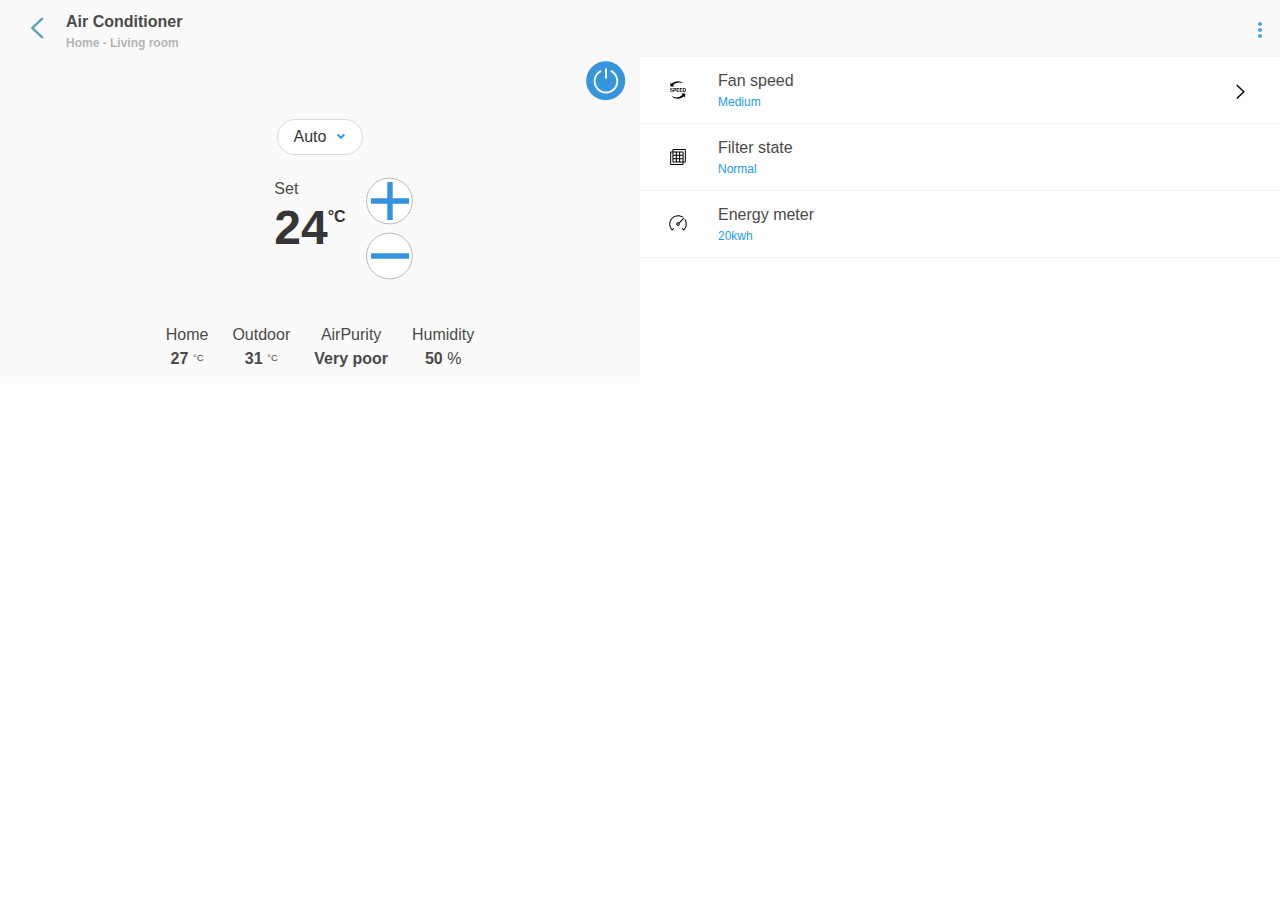
<file: samples/Cloud-connected/AirConditioner/plugin/index.html>
<!DOCTYPE html>
<html>
	<head>
		<!-- Stylesheet Template Bulma IO-->
		<meta charset="utf-8">
		<meta name="viewport" content="width=device-width, initial-scale=1">
		<meta http-equiv="X-UA-Compatible" content="ie=edge">
		<title>Air Conditioner</title>
		<link rel="stylesheet" href="css/bulma.min.css">
		<link rel="stylesheet" href="css/helper.css">
		<link rel="stylesheet" href="css/all.css">
	</head>

	<body>
		<!-- Action bar-->
		<div class="columns is-marginless is-mobile " style="background-color:#fafafa;">
			<div class="column is-narrow">
				<figure class="image is-32x32 margin-left-s" onclick="backAction()">
					<img src="res/board_ic_arrow_left.png">
				</figure>
			</div>
			<div class="column is-narrow is-paddingless margin-top-s">
				<div class="has-text-weight-bold">Air Conditioner</div>
				<div class="has-text-weight-bold has-text-grey-light is-size-7">Home - Living room</div>
			</div>
			<div class="column">
				<div class="dropdown is-right is-pulled-right">
					<div class="dropdown-trigger">
						<span class="icon is-small is-pulled-right margin-top-s">
							<img width="50" height="50" src="res/option_ic_more.svg">
						</span>
					</div>
					<div class="dropdown-menu">
						<div class="dropdown-content">
							<div class="dropdown-item">
								<a href="information.html">Information</a>
							</div>
						</div>
					</div>
				</div>
			</div>
		</div>

		<hr/>

		<!-- Left -->
		<div class="dividecolumn leftSide border-right" style="background-color:#fafafa;">

			<!-- Header-->
			<span id="power_icon_back_circle" class="icon is-large is-pulled-right margin-right-s round-border" onclick="onPowerBtnClicked()">
				<img width="50" height="50" src="res/ic_power.svg">
			</span>

			<div class="modal" style="align-items: flex-end;" id="bottomSheetBody">
				<div class="modal-background"></div>
				<div class="modal-content" style="width: 100%; margin: 0 0;" id="bottomSheetContent"></div>
			</div>

			<!-- airconditioner mode combo area-->
			<div class="columns is-marginless is-mobile is-centered margin-bottom-s margin-top-xxl">
				<div class="column is-narrow">
					<div class="dropdown is-active">
						<div class="dropdown-trigger">
							<button class="button is-rounded" id="buttonMode">
								<span id="valueMode">Auto</span>
								<span class="icon"><i class="fas fa-angle-down fa-xs has-text-info" aria-hidden="true"></i></span>
							</button>
						</div>
					</div>
				</div>
			</div>

			<!-- cooling set point button area-->
			<div class="columns is-mobile is-gapless">
				<div class="column">
				</div>
				<div class="column auto is-paddingless is-narrow">
					<span>Set</span><br/>
					<span class="title is-size-1" id="coolingsetTemp">24</span>
				</div>
				<div class="column is-narrow is-vertical-center margin-bottom-l margin-right-m">
					<span class="title is-size-6" id="coolingsetUnit">°C</span>
				</div>
				<div class="column">
					<span class="icon is-large" onclick="onPlusBtnClicked()">
						<img width="50" height="50" src="res/set_point_ic_plus.svg">
					</span>
					<br/>
					<span class="icon is-large" onclick="onMinusBtnClicked()">
						<img width="50" height="50" src="res/set_point_ic_minus.svg">
					</span>
				</div>
			</div>

			<!-- status bar -->
			<div class="columns is-marginless is-mobile is-centered">
				<div class="column is-narrow">
					<div class="has-text-centered">Home</div>
					<div class="columns is-mobile is-centered">
						<div class="column is-narrow">
							<span class="has-text-weight-bold is-size-6" id="currentTemp">27</span>
							<span class="superscript" id="currentUnit">°C</span>
						</div>
					</div>
				</div>
				<div class="column is-narrow">
					<div class="has-text-centered">Outdoor</div>
					<div class="columns is-mobile is-centered">
						<div class="column is-narrow">
							<span class="has-text-weight-bold is-size-6" id="outterTemp">31</span>
							<span class="superscript" id="outterUnit">°C</span>
						</div>
					</div>
				</div>
				<div class="column is-narrow">
					<div class="has-text-centered">AirPurity</div>
					<span class="has-text-weight-bold is-size-6" id="airpurity">Very poor</span>
				</div>
				<div class="column is-narrow">
					<div class="has-text-centered">Humidity</div>
					<div class="columns is-mobile is-centered">
						<div class="column is-narrow">
							<span class="has-text-weight-bold is-size-6" id="humidity">50</span>
							<span>%</span>
						</div>
					</div>
				</div>
			</div>

		</div>

		<!-- Right -->
		<div class="dividecolumn rightSide">
			<hr class="is-hidden-tablet" />
			<!-- Fan Speed -->
			<div class="columns is-marginless is-mobile margin-left-s">
				<div class="column is-narrow is-vertical-center">
					<figure class="image is-32x32">
						<img src="res/function_ic_fan_speed.svg">
					</figure>
				</div>
				<div class="column is-narrow">
					<p>Fan speed</p>
					<p class="is-size-7 has-text-info" id="fanSpeed">Medium</p>
				</div>
				<div class="column">
					<button id="buttonFanSpeed" class="button is-pulled-right margin-right-s is-white" style="margin-top: 5px !important;">
						<span class="icon is-small">
							<img width="50" height="50" src="res/list_ic_arrow.svg">
						</span>
					</button>
				</div>
			</div>

			<hr/>

			<!-- Filter State -->
			<div class="columns is-mobile margin-left-s is-marginless">
				<div class="column is-narrow is-vertical-center">
					<figure class="image is-32x32">
						<img src="res/function_ic_filter.svg">
					</figure>
				</div>
				<div class="column is-narrow">
					<p>Filter state</p>
					<p class="is-size-7 has-text-info" id="filterState">Normal</p>
				</div>
			</div>

			<hr/>

			<!-- Energy Meter -->
			<div class="columns is-mobile margin-left-s is-marginless">
				<div class="column is-narrow is-vertical-center">
					<figure class="image is-32x32">
						<img src="res/function_ic_energy_meter.svg">
					</figure>
				</div>
				<div class="column is-narrow">
					<p>Energy meter</p>
					<p class="is-size-7 has-text-info" id="energyMeter">20kwh</p>
				</div>
			</div>

			<hr/>
			
		</div>

	</body>

	<!-- SAMSUNG CONNECT API -->
	<script type="text/javascript" src="lib/SCPluginApi.js"></script>
	<script type="text/javascript" src="js/capability_switch.js"></script>
	<script type="text/javascript" src="js/capability_airConditionerMode.js"></script>
	<script type="text/javascript" src="js/capability_thermostatCoolingSetpoint.js"></script>
	<script type="text/javascript" src="js/capability_temperatureMeasurement.js"></script>
	<script type="text/javascript" src="js/capability_temperatureMeasurementoutdoor.js"></script>
	<script type="text/javascript" src="js/capability_airQualitySensor.js"></script>
	<script type="text/javascript" src="js/capability_relativeHumidityMeasurement.js"></script>
	<script type="text/javascript" src="js/capability_fanSpeed.js"></script>
	<script type="text/javascript" src="js/capability_filterStatus.js"></script>
	<script type="text/javascript" src="js/capability_energyMeter.js"></script>
	<script type="text/javascript" src="js/index.js"></script>
</html>
</file>
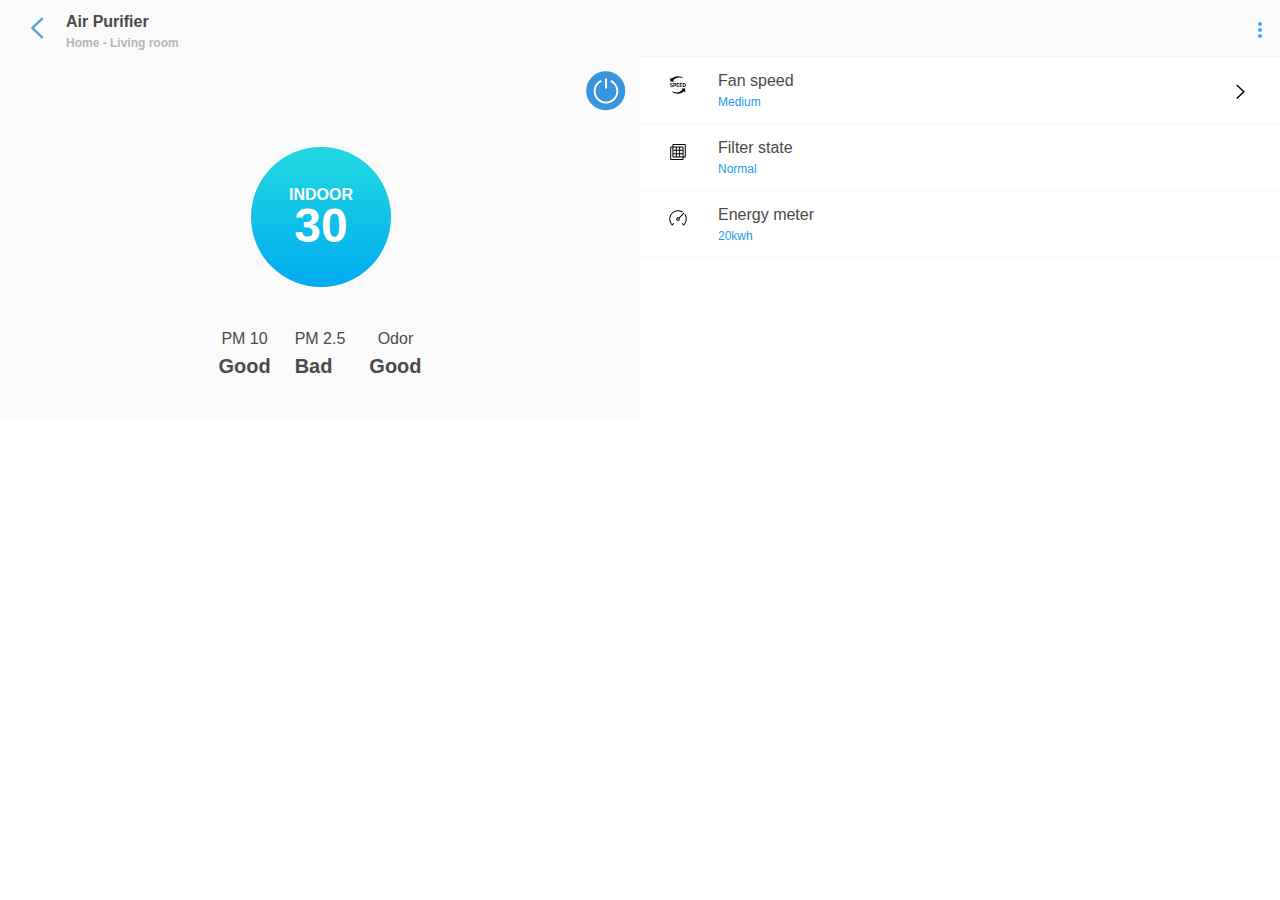
<file: samples/Cloud-connected/AirPurifier/plugin/index.html>
<!DOCTYPE html>
<html>
	<head>
		<!-- Stylesheet Template Bulma IO-->
		<meta charset="utf-8">
		<meta name="viewport" content="width=device-width, initial-scale=1">
		<meta http-equiv="X-UA-Compatible" content="ie=edge">
		<title>Air Purifier</title>
		<link rel="stylesheet" href="css/bulma.min.css">
		<link rel="stylesheet" href="css/helper.css">
		<link rel="stylesheet" href="css/all.css">
	</head>
	<body>
		<!-- Action bar-->
		<div class="columns is-marginless is-mobile " style="background-color:#fafafa;">
			<div class="column is-narrow">
				<figure class="image is-32x32 margin-left-s" onclick="backAction()">
					<img src="res/board_ic_arrow_left.png">
				</figure>
			</div>
			<div class="column is-narrow is-paddingless margin-top-s">
				<div class="has-text-weight-bold">Air Purifier</div>
				<div class="has-text-weight-bold has-text-grey-light is-size-7">Home - Living room</div>
			</div>
			<div class="column">
				<div class="dropdown is-right is-pulled-right">
					<div class="dropdown-trigger">
						<span class="icon is-small is-pulled-right margin-top-s">
							<img width="50" height="50" src="res/option_ic_more.svg">
						</span>
					</div>
					<div class="dropdown-menu">
						<div class="dropdown-content">
							<div class="dropdown-item">
								<a href="information.html">Information</a>
							</div>
						</div>
					</div>
				</div>
			</div>
		</div>

		<hr/>

		<!--left-->
		<div class="dividecolumn leftSide padding-top-s padding-bottom-xl border-right" style="background-color:#fafafa;">
			<span id="power_icon_back_circle" class="icon is-large is-pulled-right margin-right-s round-border" onclick="onPowerBtnClicked()">
				<img width="50" height="50" src="res/ic_power.svg">
			</span>

			<div class="modal" style="align-items: flex-end;" id="bottomSheetBody">
				<div class="modal-background"></div>
				<div class="modal-content" style="width: 100%; margin: 0 0;" id="bottomSheetContent"></div>
			</div>

			<!-- air quality circle area-->
			<div class="columns is-mobile is-centered padding-left-xxl padding-top-xl margin-left-s margin-bottom-xl margin-top-xl">
				<div class="column is-narrow main_container svg-status status-good" id="svg-status-id">
					<br/>
					<div class="has-text-white has-text-centered has-text-weight-semibold">INDOOR</div>
					<div class="has-text-white has-text-centered has-text-weight-semibold is-size-1" style="line-height: 0.8;" id="air_quality_area_text">30</div>
				</div>
			</div>

			<!-- status bar -->
			<div class="columns is-mobile is-centered">
				<div class="column is-narrow">
					<div class="has-text-centered">PM 10</div>
					<span class="is-size-5 has-text-weight-bold" id="dustLevel">Good</span>
				</div>
				<div class="column is-narrow">
					<div class="has-text-centered">PM 2.5</div>
					<span class="is-size-5 has-text-weight-bold" id="fineDustLevel">Bad</span>
				</div>
				<div class="column is-narrow">
					<div class="has-text-centered">Odor</div>
					<span class="is-size-5 has-text-weight-bold" id="odorLevel">Good</span>
				</div>
			</div>

		</div>

		<!-- Right -->
		<div class="dividecolumn rightSide">
			<hr class="is-hidden-tablet" />
			<!-- Fan Speed -->
			<div class="columns is-marginless is-mobile margin-left-s">
				<div class="column is-narrow is-vertical-center">
					<figure class="image is-32x32">
						<img src="res/function_ic_fan_speed.svg">
					</figure>
				</div>
				<div class="column is-narrow">
					<p>Fan speed</p>
					<p class="is-size-7 has-text-info" id="fanSpeed">Medium</p>
				</div>
				<div class="column">
					<button id="buttonFanSpeed" class="button is-pulled-right margin-right-s is-white" style="margin-top: 5px !important;">
						<span class="icon is-small">
							<img width="50" height="50" src="res/list_ic_arrow.svg">
						</span>
					</button>
				</div>
			</div>
			<hr/>

			<!-- Filter State -->
			<div class="columns is-mobile margin-left-s is-marginless">
				<div class="column is-narrow">
					<figure class="image is-32x32">
						<img src="res/function_ic_filter.svg">
					</figure>
				</div>
				<div class="column is-narrow">
					<p>Filter state</p>
					<p class="is-size-7 has-text-info" id="filter_state">Normal</p>
				</div>
			</div>

			<hr/>

			<!-- Energy Meter -->
			<div class="columns is-mobile margin-left-s is-marginless">
				<div class="column is-narrow">
					<figure class="image is-32x32">
						<img src="res/function_ic_energy_meter.svg">
					</figure>
				</div>
				<div class="column is-narrow">
					<p>Energy meter</p>
					<p class="is-size-7 has-text-info" id="energyMeter">20kwh</p>
				</div>
			</div>
			<hr/>
		</div>
	</body>

	<!-- SAMSUNG CONNECT API -->
	<script type="text/javascript" src="lib/SCPluginApi.js"></script>
	<script type="text/javascript" src="js/capability_switch.js"></script>
	<script type="text/javascript" src="js/capability_airQualitySensor.js"></script>
	<script type="text/javascript" src="js/capability_dustSensor.js"></script>
	<script type="text/javascript" src="js/capability_fanSpeed.js"></script>
	<script type="text/javascript" src="js/capability_odorSensor.js"></script>
	<script type="text/javascript" src="js/capability_energyMeter.js"></script>
	<script type="text/javascript" src="js/capability_filterStatus.js"></script>
	<script type="text/javascript" src="js/index.js"></script>
</html>
</file>
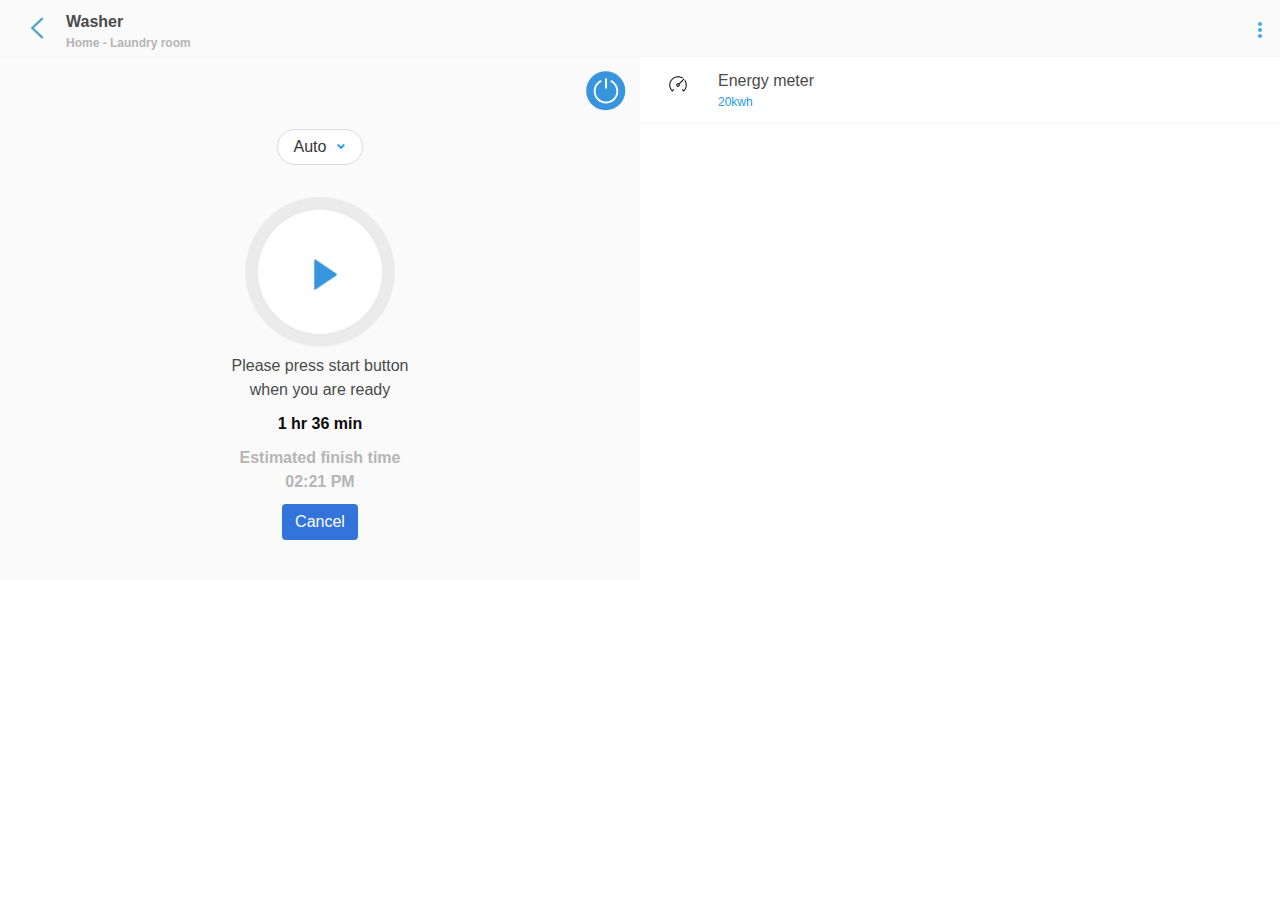
<file: samples/Cloud-connected/DishWasher/plugin/index.html>
<!DOCTYPE html>
<html>
	<head>
		<!-- Stylesheet Template Bulma IO-->
		<meta charset="utf-8">
		<meta name="viewport" content="width=device-width, initial-scale=1">
		<meta http-equiv="X-UA-Compatible" content="ie=edge">
		<title>Washer</title>
		<link rel="stylesheet" href="css/bulma.min.css">
		<link rel="stylesheet" href="css/helper.css">
		<link rel="stylesheet" href="css/all.css">
	</head>
	<body>
		<!-- Action bar-->
		<div class="columns is-marginless is-mobile " style="background-color:#fafafa;">
			<div class="column is-narrow">
				<figure class="image is-32x32 margin-left-s" onclick="backAction()">
					<img src="res/board_ic_arrow_left.png">
				</figure>
			</div>
			<div class="column is-narrow is-paddingless margin-top-s">
				<div class="has-text-weight-bold">Washer</div>
				<div class="has-text-weight-bold has-text-grey-light is-size-7">Home - Laundry room</div>
			</div>
			<div class="column">
				<div class="dropdown is-right is-pulled-right">
					<div class="dropdown-trigger">
						<span class="icon is-small is-pulled-right margin-top-s">
							<img width="50" height="50" src="res/option_ic_more.svg">
						</span>
					</div>
					<div class="dropdown-menu">
						<div class="dropdown-content">
							<div class="dropdown-item">
								<a href="information.html">Information</a>
							</div>
						</div>
					</div>
				</div>
			</div>
		</div>

		<hr/>

		<div class="dividecolumn leftSide padding-top-s padding-bottom-xl border-right" style="background-color:#fafafa;">
			<!-- Header-->
			<div id="power_icon_back_circle" class="icon is-large is-pulled-right margin-right-s round-border" onclick="onPowerBtnClicked()">
				<img width="50" height="50" src="res/ic_power.svg">
			</div>

			<!-- Modal popup -->
			<div class="modal" style="align-items: flex-end;" id="bottomSheetBody">
				<div class="modal-background"></div>
				<div class="modal-content" style="width: 100%; margin: 0 0;" id="bottomSheetContent"></div>
			</div>

			<!-- Dish Washer mode area-->

			<div class="columns is-mobile is-centered margin-bottom-m margin-top-xxl">
				<div class="column is-narrow">
					<div class="dropdown is-active">
						<div class="dropdown-trigger">
							<button class="button is-rounded" id="buttonMode">
								<span id="valueMode">Auto</span>
								<span class="icon"><i class="fas fa-angle-down fa-xs has-text-info" aria-hidden="true"></i></span>
							</button>
						</div>
					</div>
				</div>
			</div>

			<!-- job state area-->
			<div id="state_area" align="center">
				<div id="state_area_bg1">
					<div id="state_area_bg2">
						<div id="state_area_icon" onclick="OnSetStateClicked()">
							<img width="150" height="150" class="svg-class" id="state" src="res/washer_ic_run.png"></img>
						</div>
					</div>
				</div>
			</div>

			<!-- status bar -->
			<div id="status_text_area" align="center">
				<p id="ready_text1">Please press start button</p>
				<p id="ready_text2">when you are ready</p>
				<p id="run_text1" class="has-text-black has-text-weight-semibold margin-top-s margin-bottom-s" >1 hr 36 min</p>
				<p id="run_text2" class="has-text-grey-light has-text-weight-semibold" >Estimated finish time</p>
				<p id="run_text3" class="has-text-grey-light has-text-weight-semibold" >02:21 PM</p>
			</div>

			<!-- cancel button area -->
			<div id="cancel_area" align="center">
				<button id="cancel_button" type="button" class="margin-top-s button is-link mode_bar mode_bar_text roboto-condensed-bold" onclick="onCancelClicked()">Cancel</button>
			</div>

		</div>


		<!-- Right -->
		<div class="dividecolumn rightSide">
			<hr class="is-hidden-tablet" />

			<!-- Energy Meter -->
			<div class="columns is-mobile is-marginless margin-left-s">
				<div class="column is-narrow">
					<figure class="image is-32x32">
						<img src="res/function_ic_energy_meter.svg">
					</figure>
				</div>
				<div class="column is-narrow">
					<p>Energy meter</p>
					<p class="is-size-7 has-text-info" id="energyMeter">20kwh</p>
				</div>
			</div>
			<hr/>
		</div>
	</body>

	<!-- SAMSUNG CONNECT API -->
	<script type="text/javascript" src="lib/SCPluginApi.js"></script>
	<script type="text/javascript" src="js/capability_switch.js"></script>
	<script type="text/javascript" src="js/capability_dishwasherMode.js"></script>
	<script type="text/javascript" src="js/capability_dishwasherOperatingState.js"></script>
	<script type="text/javascript" src="js/capability_energyMeter.js"></script>
	<script type="text/javascript" src="js/index.js"></script>
</html>
</file>
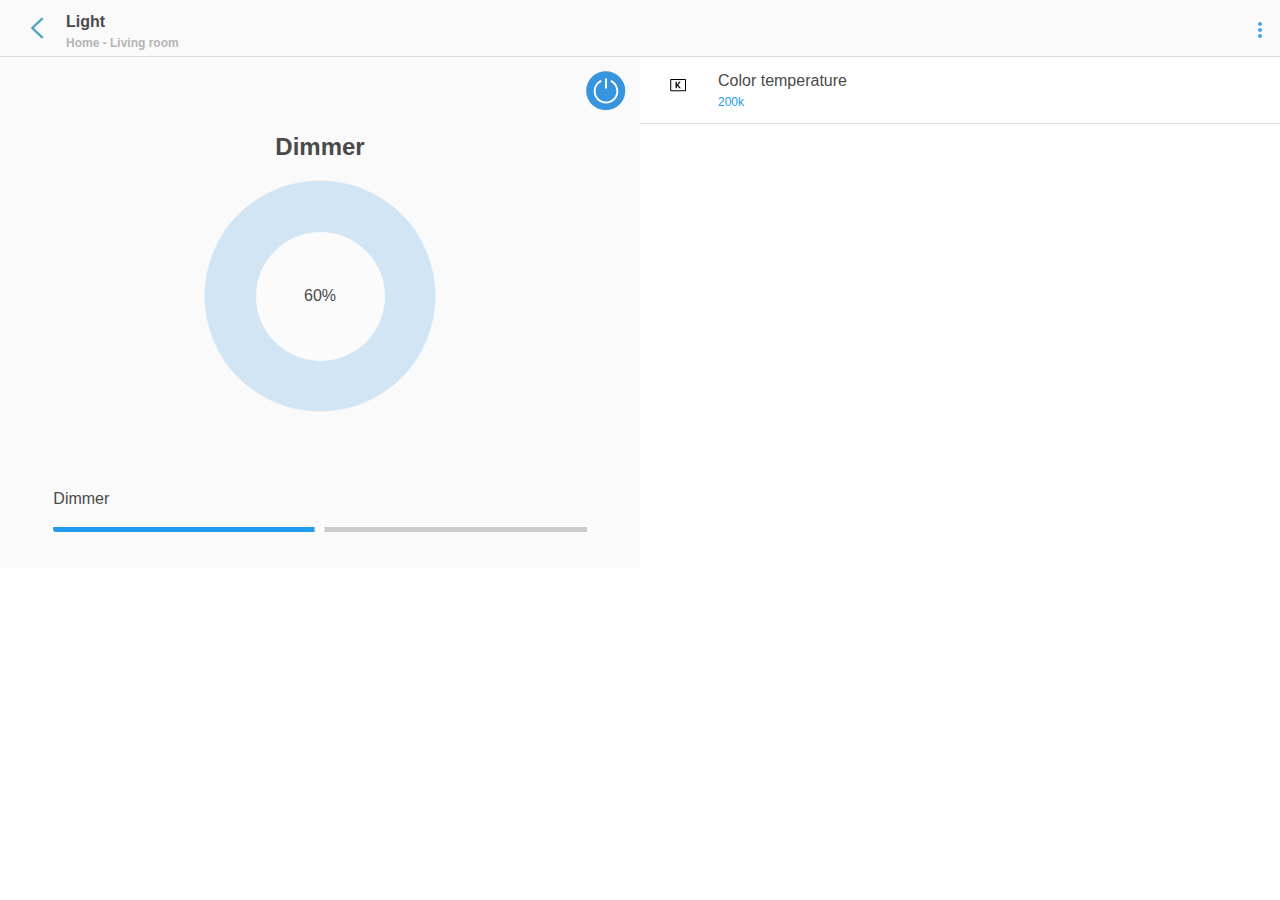
<file: samples/Cloud-connected/Light/plugin/index.html>
<html>
	<head>
		<!-- Stylesheet Template Bulma IO-->
		<meta charset="utf-8">
		<meta name="viewport" content="width=device-width, initial-scale=1">
		<meta http-equiv="X-UA-Compatible" content="ie=edge">
		<title>Light</title>
		<link rel="stylesheet" href="css/bulma-slider.min.css">
		<link rel="stylesheet" href="css/bulma.min.css">
		<link rel="stylesheet" href="css/helper.css">
	</head>

	<body>
		<!-- Action bar-->
		<div class="columns is-marginless is-mobile " style="background-color:#fafafa;">
			<div class="column is-narrow">
				<figure class="image is-32x32 margin-left-s" onclick="backAction()">
					<img src="res/board_ic_arrow_left.png">
				</figure>
			</div>
			<div class="column is-narrow is-paddingless margin-top-s">
				<div class="has-text-weight-bold">Light</div>
				<div class="has-text-weight-bold has-text-grey-light is-size-7">Home - Living room</div>
			</div>
			<div class="column">
				<div class="dropdown is-right is-pulled-right">
					<div class="dropdown-trigger">
						<span class="icon is-small is-pulled-right margin-top-s">
							<img width="50" height="50" src="res/option_ic_more.svg">
						</span>
					</div>
					<div class="dropdown-menu">
						<div class="dropdown-content">
							<div class="dropdown-item">
								<a href="information.html">Information</a>
							</div>
						</div>
					</div>
				</div>
			</div>
		</div>

		<hr/>

		<!-- Left -->
		<div class="dividecolumn leftSide padding-top-s padding-bottom-m border-right" style="background-color:#fafafa;">

			<!-- Header-->
			<span id="power_icon_back_circle" class="icon is-large is-pulled-right margin-right-s round-border" onclick="onPowerBtnClicked()">
				<img width="50" height="50" src="res/ic_power.svg">
			</span>

			<!-- dimmer area-->
			<div class="columns is-mobile is-centered margin-top-xxl">
				<div class="column is-narrow">
					<div id="dimmer_area">
						<div class="has-text-weight-bold is-size-4 has-text-centered">Dimmer</div>
						<div id="dimmer_area_bg1">
							<div id="dimmer_area_bg2"></div>
						</div>
						<div id="switch_level_area_text">60%</div>
					</div>
				</div>
			</div>

			<!-- functional table -->
			<div class="columns is-mobile is-gapless">
				<div class="column is-1"></div>
				<div class="column is-10">
					Dimmer
					<input class="slider is-fullwidth is-info is-small is-circle" type="range" min="0" max="100" step="5" id="dimmer_range" onchange="InputDimmer(this.id, this.value)">
				</div>
				<div class="column is-1"></div>
			</div>

		</div>

		<!-- Right -->
		<div class="dividecolumn rightSide">
			<hr class="is-hidden-tablet" />

			<div class="columns is-mobile is-marginless margin-left-s">
				<div class="column is-narrow">
					<figure class="image is-32x32">
						<img src="res/function_ic_color_temperature.svg">
					</figure>
				</div>

				<div class="column">
					<p>Color temperature</p>
					<p class="is-size-7 has-text-info" id="color_temperature">200k</p>
				</div>
			</div>

			<hr/>

		</div>
	</body>

	<!-- SAMSUNG CONNECT API -->
	<script type="text/javascript" src="lib/SCPluginApi.js"></script>
	<script type="text/javascript" src="js/capability_switch.js"></script>
	<script type="text/javascript" src="js/capability_switchLevel.js"></script>
	<script type="text/javascript" src="js/capability_colorTemperature.js"></script>
	<script type="text/javascript" src="js/index.js"></script>
	<script type="text/javascript" src="js/bulma-slider.min.js"></script>
</html>
</file>
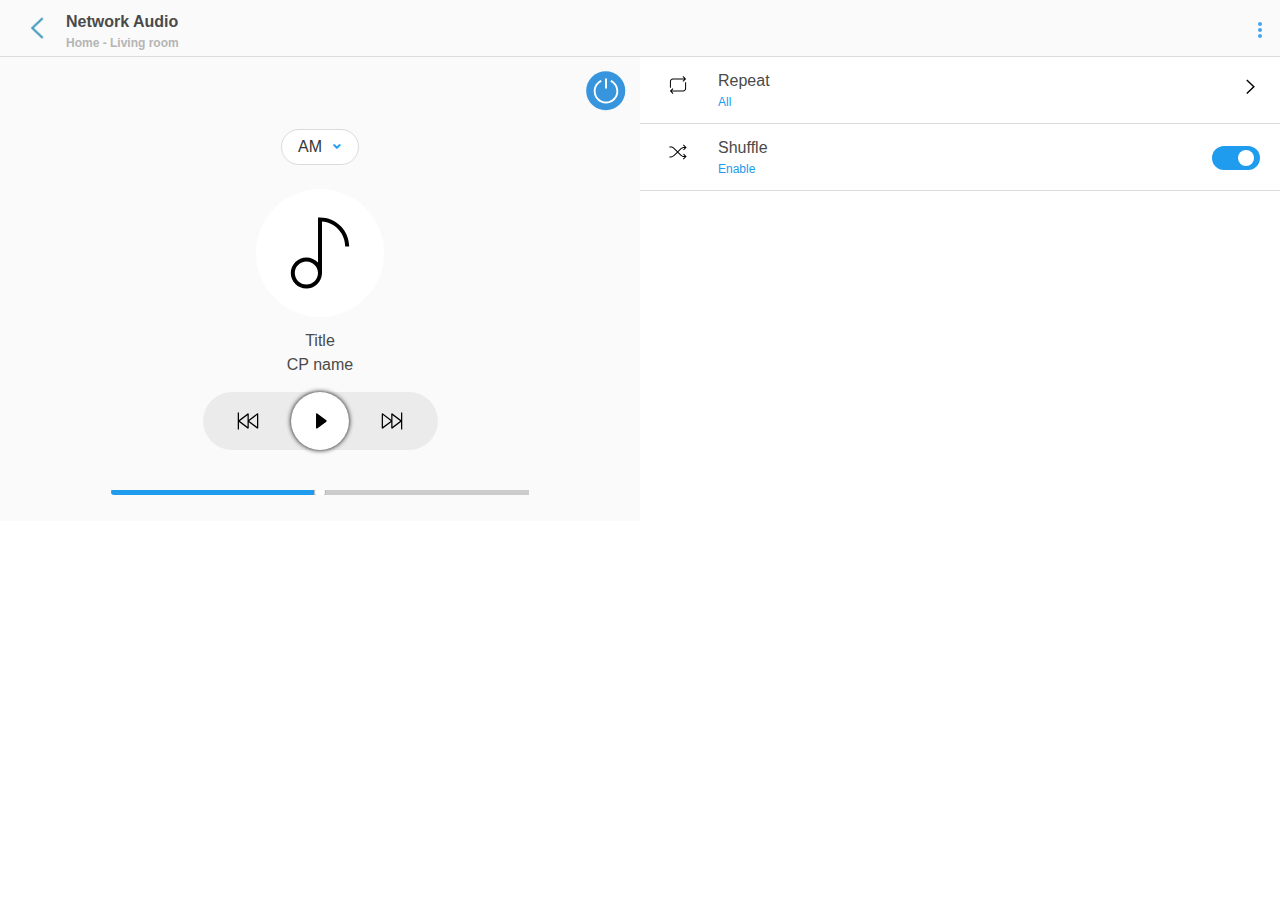
<file: samples/Cloud-connected/Networkaudio/plugin/index.html>
<!DOCTYPE html>
<html>
	<head>
		<!-- Stylesheet Template Bulma IO-->
		<meta charset="utf-8">
		<meta name="viewport" content="width=device-width, initial-scale=1">
		<meta http-equiv="X-UA-Compatible" content="ie=edge">
		<title>Network Audio</title>
		<link rel="stylesheet" href="css/bulma.min.css">
		<link rel="stylesheet" href="css/bulma-slider.min.css">
		<link rel="stylesheet" href="css/bulma-switch.min.css">
		<link rel="stylesheet" href="css/helper.css">
		<link rel="stylesheet" href="css/all.css">
	</head>

	<body>
		<!-- Action bar-->
		<div class="columns is-marginless is-mobile" style="background-color:#fafafa;">
			<div class="column is-narrow">
				<figure class="image is-32x32 margin-left-s" onclick="backAction()">
					<img src="res/board_ic_arrow_left.png">
				</figure>
			</div>
			<div class="column is-narrow is-paddingless margin-top-s">
				<div class="has-text-weight-bold">Network Audio</div>
				<div class="has-text-weight-bold has-text-grey-light is-size-7">Home - Living room</div>
			</div>
			<div class="column">
				<div class="dropdown is-right is-pulled-right">
					<div class="dropdown-trigger">
						<span class="icon is-small is-pulled-right margin-top-s">
							<img width="50" height="50" src="res/option_ic_more.svg">
						</span>
					</div>
					<div class="dropdown-menu">
						<div class="dropdown-content">
							<div class="dropdown-item">
								<a href="information.html">Information</a>
							</div>
						</div>
					</div>
				</div>
			</div>
		</div>

		<hr/>

		<!-- Left -->
		<div class="dividecolumn leftSide padding-top-s padding-bottom-s border-right" style="background-color:#fafafa;">

			<!-- Header-->
			<span id="power_icon_back_circle" class="icon is-large is-pulled-right margin-right-s round-border" onclick="onPowerBtnClicked()">
				<img width="50" height="50" src="res/ic_power.svg">
			</span>

			<div class="modal" style="align-items: flex-end;" id="bottomSheetBody">
				<div class="modal-background"></div>
				<div class="modal-content" style="width: 100%; margin: 0 0;" id="bottomSheetContent"></div>
			</div>

			<!-- fan speed combo area-->
			<div class="columns is-mobile is-centered margin-top-xxl is-marginless">
				<div class="column is-narrow">
					<div class="dropdown is-active">
						<div class="dropdown-trigger">
							<button class="button is-rounded" id="buttonMode">
								<span id="valueMode">AM</span>
								<span class="icon"><i class="fas fa-angle-down fa-xs has-text-info" aria-hidden="true"></i></span>
							</button>
						</div>
					</div>
				</div>
			</div>

			<!-- thumbnail circle area-->
			<div class="columns is-mobile is-centered is-marginless">
				<div class="column is-narrow">
					<figure class="image is-128x128">
						<img src="res/music.svg" />
					</figure>
				</div>
			</div>

			<center id="title">Title</center>
			<center id="artist">CP name</center>

			<div class="columns is-mobile is-centered" align="center">
				<div class="column is-narrow">
					<div class="play_controller">
						<span onclick="onPrevClicked()">
							<img width="58" height="58" src="res/controller_ic_prev.svg">
						</span>

						<span id="playbutton" class="play_button play-button" onclick="onPlayClicked()">
						</span>

						<span onclick="onNextClicked()">
							<img width="58" height="58" src="res/controller_ic_next.svg">
						</span>
					</div>
				</div>
			</div>

			<div class="columns is-mobile is-centered" align="center">
				<div class="column is-8">
					<input class="slider is-fullwidth is-info is-small is-circle" step="1" type="range" id="volume_value" onchange="InputVolume(this.id, this.value)" style="--min: 0; --max: 100; --val: 50">
				</div>
			</div>
		</div>

		<!-- Right -->
		<div class="dividecolumn rightSide">
			<hr class="is-hidden-tablet" />

			<!-- Repeat Option -->
			<div class="columns is-mobile is-marginless margin-left-s">
				<div class="column is-narrow">
					<figure class="image is-32x32">
						<img src="res/function_ic_media_repeat.svg">
					</figure>
				</div>
				<div class="column is-narrow">
					<p>Repeat</p>
					<p class="is-size-7 has-text-info" id="repeat">All</p>
				</div>
				<div class="column">
					<button id="buttonRepeat" class="button is-white is-pulled-right" >
						<span class="icon is-small">
							<img width="50" height="50" src="res/list_ic_arrow.svg">
						</span>
					</button>
				</div>
			</div>

			<hr/>

			<!-- Shuffle Option -->
			<div class="columns is-mobile is-marginless margin-left-s">
				<div class="column is-narrow">
					<figure class="image is-32x32">
						<img src="res/function_ic_media_shuffle.svg">
					</figure>
				</div>
				<div class="column">
					<p>Shuffle</p>
					<p class="is-size-7 has-text-info" id="shuffle">Enable</p>
				</div>
				<div class="field column margin-top-s">
					<input type="checkbox" id="shuffle_check" name="shuffle_check" class="switch is-rounded is-info" checked="checked" onclick="onClickShuffle(this)">
					<label class="is-pulled-right" for="shuffle_check"></label>
				</div>
			</div>

			<hr/>
			
		</div>
	</body>

	<!-- SAMSUNG CONNECT API -->
	<script type="text/javascript" src="lib/SCPluginApi.js"></script>
	<script type="text/javascript" src="js/capability_switch.js"></script>
	<script type="text/javascript" src="js/capability_audioTrackData.js"></script>
	<script type="text/javascript" src="js/capability_audioVolume.js"></script>
	<script type="text/javascript" src="js/capability_mediaInputSource.js"></script>
	<script type="text/javascript" src="js/capability_mediaPlayback.js"></script>
	<script type="text/javascript" src="js/capability_mediaPlaybackRepeat.js"></script>
	<script type="text/javascript" src="js/capability_mediaPlaybackShuffle.js"></script>
	<script type="text/javascript" src="js/capability_mediaTrackControl.js"></script>
	<script type="text/javascript" src="js/bulma-slider.min.js"></script>
	<script type="text/javascript" src="js/index.js"></script>
</html>
</file>
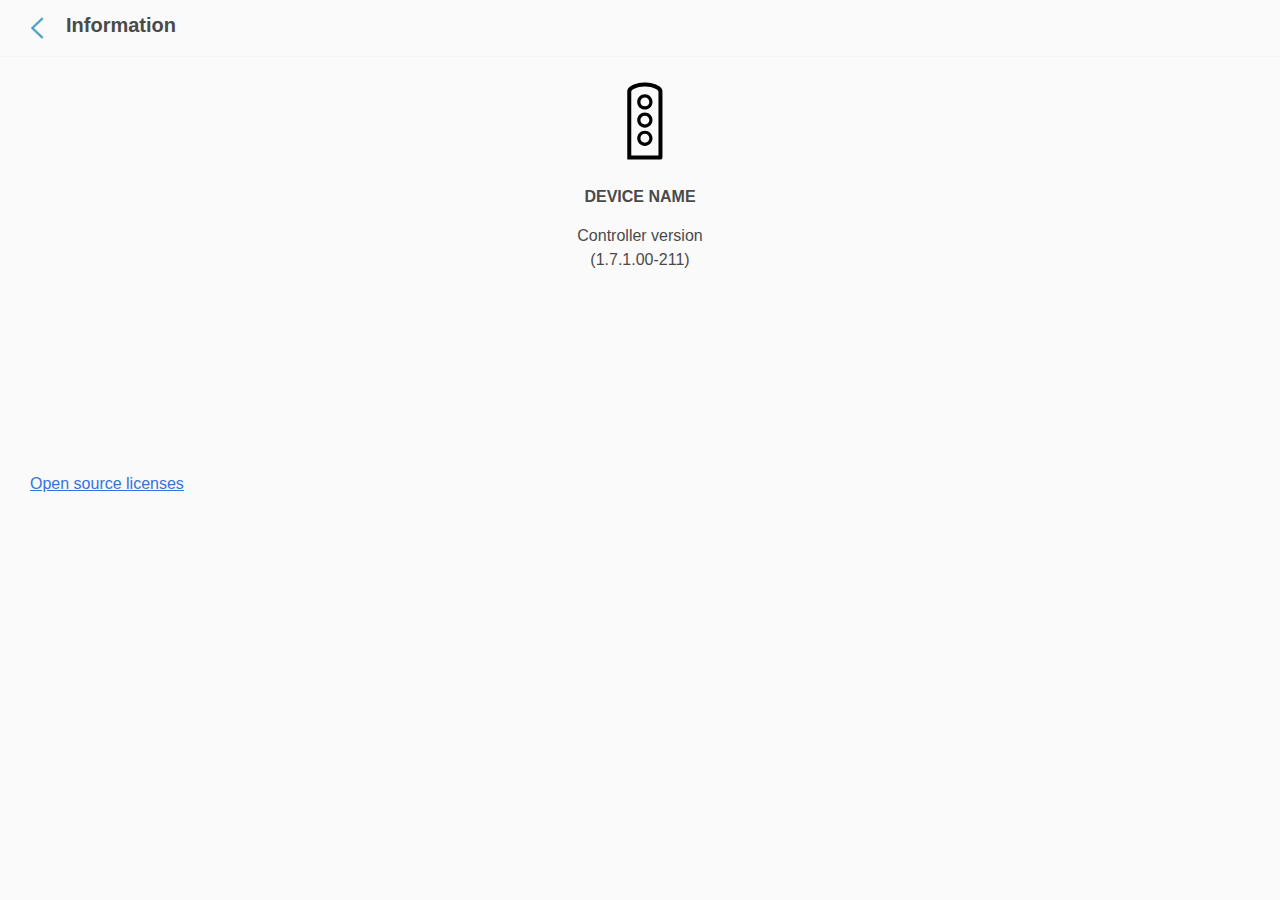
<file: samples/Cloud-connected/AirConditioner/plugin/information.html>
<!DOCTYPE html>
<html>
	<head>
		<title>Information</title>
		<meta charset="utf-8">
		<meta name="viewport" content="width=device-width, initial-scale=1.0"/>
		<meta http-equiv="X-UA-Compatible" content="ie=edge">
		<!-- Stylesheet-->
		<link rel="stylesheet" href="css/bulma.min.css">
		<link rel="stylesheet" href="css/helper.css">
        <script type="text/javascript" src="js/component_navigation.js"></script>
	</head>
	<body style="background-color:#fafafa;">
        <div class="columns is-marginless is-mobile ">
            <div class="column is-narrow">
                <figure class="image is-32x32 margin-left-s" onclick="onWindowBack()">
                    <img src="res/board_ic_arrow_left.png">
                </figure>
            </div>
            <div class="column is-narrow is-paddingless margin-top-s">
                <div class="has-text-weight-bold is-size-5">Information</div>
            </div>
        </div>
        <hr/>
        <div align="center">
            <div class="thumbnail">
                <figure class="image is-128x128	margin-left-s">
                    <img src="res/airconditioner.svg">
                </figure>
            </div>
            <div class="has-text-weight-bold" align="center">DEVICE NAME</div>
            <div style="margin-top: 15px">Controller version</div>
            <div>(1.7.1.00-211)</div>
            <div align="left" style="margin: 200px 0 30px 30px"><a href="opensourcelicenses.html"><u>Open source licenses</u></a></div>
        </div>
	</body>
</html>
</file>
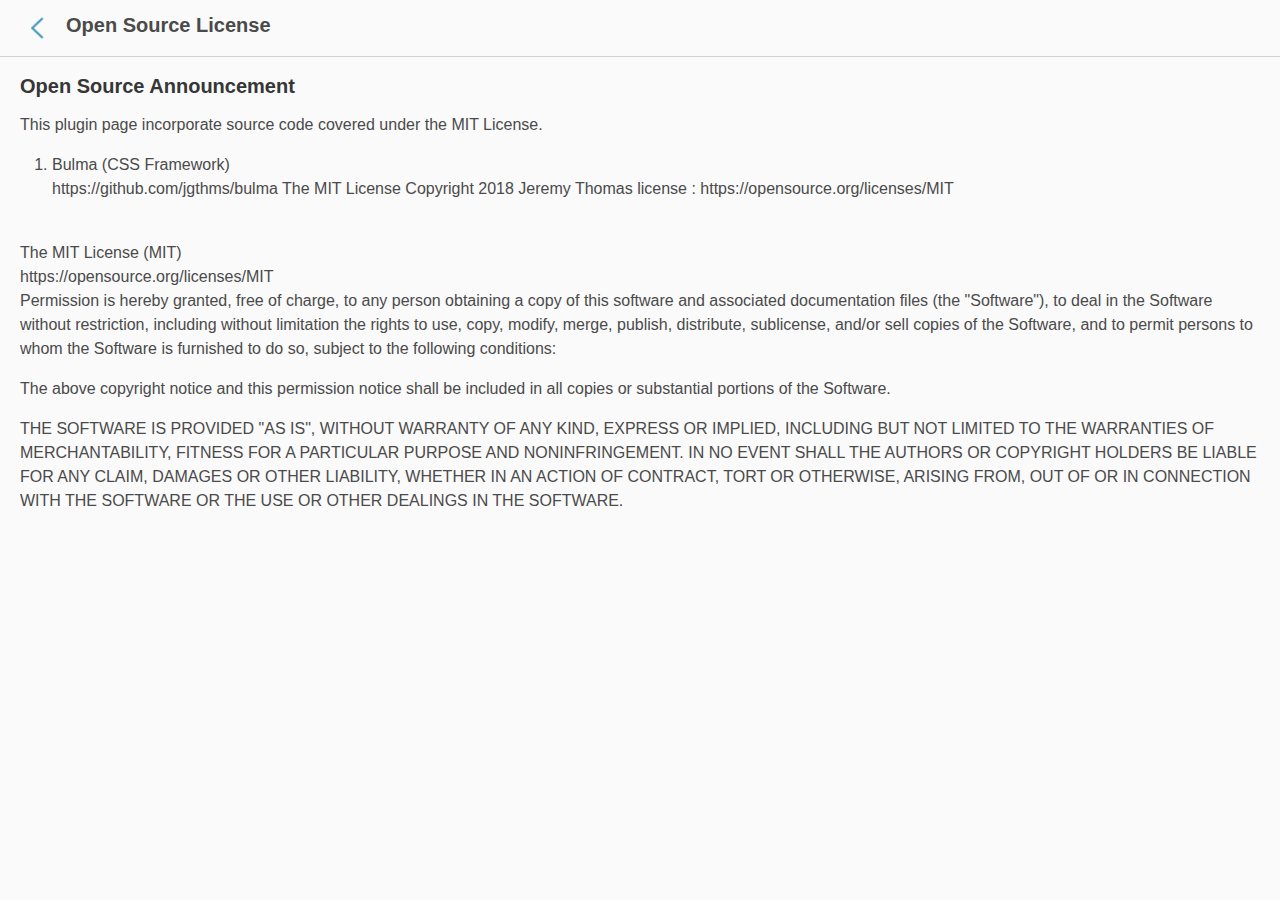
<file: samples/Cloud-connected/AirConditioner/plugin/opensourcelicenses.html>
<!DOCTYPE html>
<html lang="id" class="has-navbar-fixed-top" style="background-color:#fafafa;">
	<head>
		<title>Open Source License</title>
		<meta charset="utf-8">
		<meta name="viewport" content="width=device-width, initial-scale=1.0"/>
		<meta http-equiv="X-UA-Compatible" content="ie=edge">
		<!-- Stylesheet-->
		<link rel="stylesheet" href="css/bulma.min.css">
		<link rel="stylesheet" href="css/helper.css">
		<script type="text/javascript" src="js/component_navigation.js"></script>
	</head>
	<body>
		<div class="navbar is-fixed-top" style="background-color:#fafafa;border-bottom: 1px solid lightgray;">
			<div class="columns is-marginless is-mobile ">
				<div class="column is-narrow">
					<figure class="image is-32x32 margin-left-s" onclick="onWindowBack()">
						<img src="res/board_ic_arrow_left.png">
					</figure>
				</div>
				<div class="column is-narrow is-paddingless margin-top-s">
					<div class="has-text-weight-bold is-size-5">Open Source License</div>
				</div>
			</div>
		</div>

		<div class="content is-size-6 margin-left-m margin-right-m">
			<h4><br>Open Source Announcement</h4>
			This plugin page incorporate source code covered under the MIT License.
			<ol>
			<li>Bulma (CSS Framework)</li>
				https://github.com/jgthms/bulma
				The MIT License
				Copyright 2018 Jeremy Thomas
				license : https://opensource.org/licenses/MIT
			</ol>

			<br>The MIT License (MIT)
			<br>https://opensource.org/licenses/MIT


			<p>Permission is hereby granted, free of charge, to any person obtaining a copy
			of this software and associated documentation files (the "Software"), to deal
			in the Software without restriction, including without limitation the rights
			to use, copy, modify, merge, publish, distribute, sublicense, and/or sell
			copies of the Software, and to permit persons to whom the Software is
			furnished to do so, subject to the following conditions:</p>
			<p>The above copyright notice and this permission notice shall be included in
			all copies or substantial portions of the Software.</p>
			<p>THE SOFTWARE IS PROVIDED "AS IS", WITHOUT WARRANTY OF ANY KIND, EXPRESS OR
			IMPLIED, INCLUDING BUT NOT LIMITED TO THE WARRANTIES OF MERCHANTABILITY,
			FITNESS FOR A PARTICULAR PURPOSE AND NONINFRINGEMENT. IN NO EVENT SHALL THE
			AUTHORS OR COPYRIGHT HOLDERS BE LIABLE FOR ANY CLAIM, DAMAGES OR OTHER
			LIABILITY, WHETHER IN AN ACTION OF CONTRACT, TORT OR OTHERWISE, ARISING FROM,
			OUT OF OR IN CONNECTION WITH THE SOFTWARE OR THE USE OR OTHER DEALINGS IN
			THE SOFTWARE.</p>
		</div>
	</body>
</html>
</file>
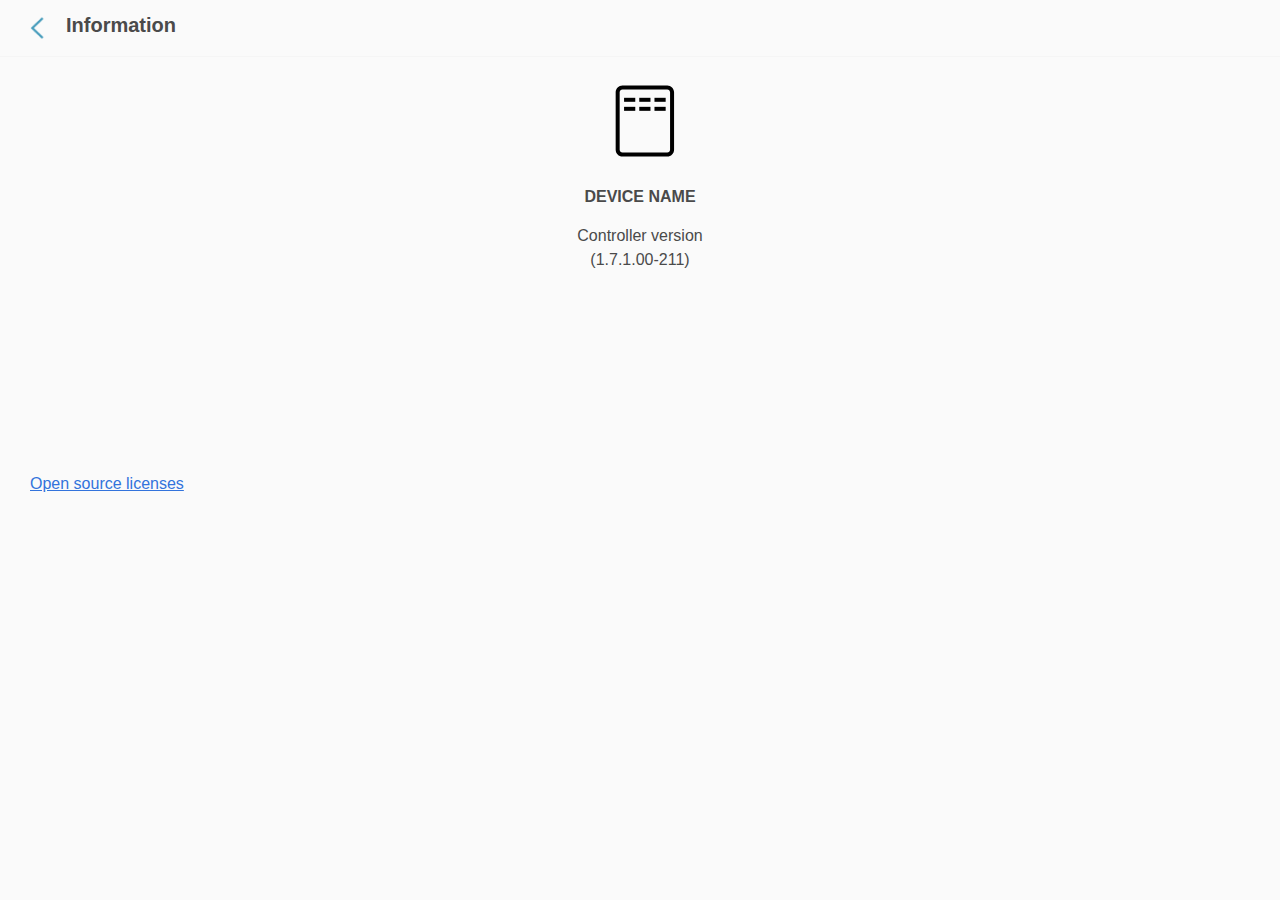
<file: samples/Cloud-connected/AirPurifier/plugin/information.html>
<!DOCTYPE html>
<html>
	<head>
		<title>Information</title>
		<meta charset="utf-8">
		<meta name="viewport" content="width=device-width, initial-scale=1.0"/>
		<meta http-equiv="X-UA-Compatible" content="ie=edge">
		<!-- Stylesheet-->
		<link rel="stylesheet" href="css/bulma.min.css">
		<link rel="stylesheet" href="css/helper.css">
        <script type="text/javascript" src="js/component_navigation.js"></script>
	</head>
	<body style="background-color:#fafafa;">
        <div class="columns is-marginless is-mobile ">
            <div class="column is-narrow">
                <figure class="image is-32x32 margin-left-s" onclick="onWindowBack()">
                    <img src="res/board_ic_arrow_left.png">
                </figure>
            </div>
            <div class="column is-narrow is-paddingless margin-top-s">
                <div class="has-text-weight-bold is-size-5">Information</div>
            </div>
        </div>
        <hr/>
        <div align="center">
            <div class="thumbnail">
                <figure class="image is-128x128	margin-left-s">
                    <img src="res/airpurifier.svg">
                </figure>
            </div>
            <div class="has-text-weight-bold" align="center">DEVICE NAME</div>
            <div style="margin-top: 15px">Controller version</div>
            <div>(1.7.1.00-211)</div>
            <div align="left" style="margin: 200px 0 30px 30px"><a href="opensourcelicenses.html"><u>Open source licenses</u></a></div>
        </div>
	</body>
</html>
</file>
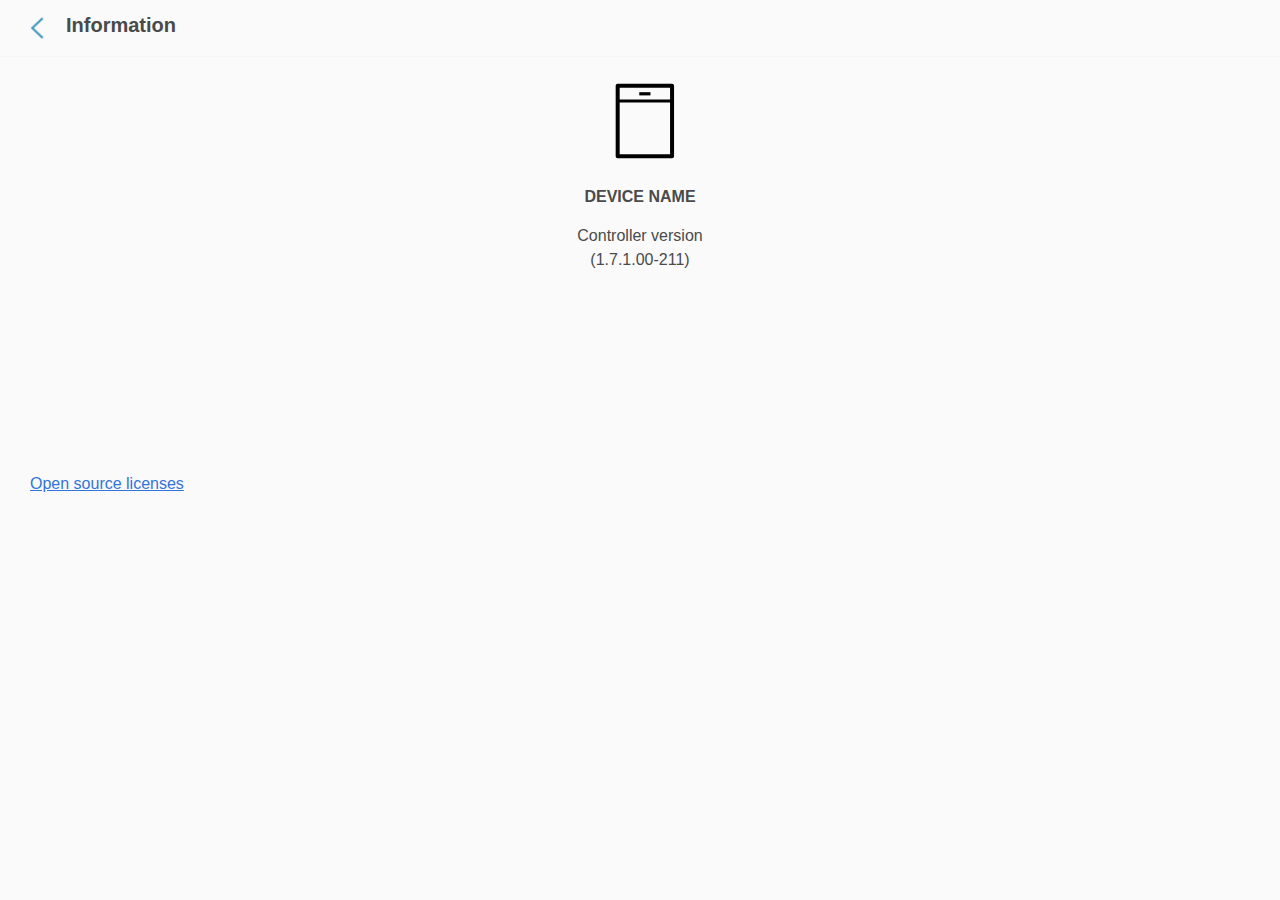
<file: samples/Cloud-connected/DishWasher/plugin/information.html>
<!DOCTYPE html>
<html>
	<head>
		<title>Information</title>
		<meta charset="utf-8">
		<meta name="viewport" content="width=device-width, initial-scale=1.0"/>
		<meta http-equiv="X-UA-Compatible" content="ie=edge">
		<!-- Stylesheet-->
		<link rel="stylesheet" href="css/bulma.min.css">
		<link rel="stylesheet" href="css/helper.css">
        <script type="text/javascript" src="js/component_navigation.js"></script>
	</head>
	<body style="background-color:#fafafa;">
        <div class="columns is-marginless is-mobile ">
            <div class="column is-narrow">
                <figure class="image is-32x32 margin-left-s" onclick="onWindowBack()">
                    <img src="res/board_ic_arrow_left.png">
                </figure>
            </div>
            <div class="column is-narrow is-paddingless margin-top-s">
                <div class="has-text-weight-bold is-size-5">Information</div>
            </div>
        </div>
        <hr/>
        <div align="center">
            <div class="thumbnail">
                <figure class="image is-128x128	margin-left-s">
                    <img src="res/dishwasher.svg">
                </figure>
            </div>
            <div class="has-text-weight-bold" align="center">DEVICE NAME</div>
            <div style="margin-top: 15px">Controller version</div>
            <div>(1.7.1.00-211)</div>
            <div align="left" style="margin: 200px 0 30px 30px"><a href="opensourcelicenses.html"><u>Open source licenses</u></a></div>
        </div>
	</body>
</html>
</file>
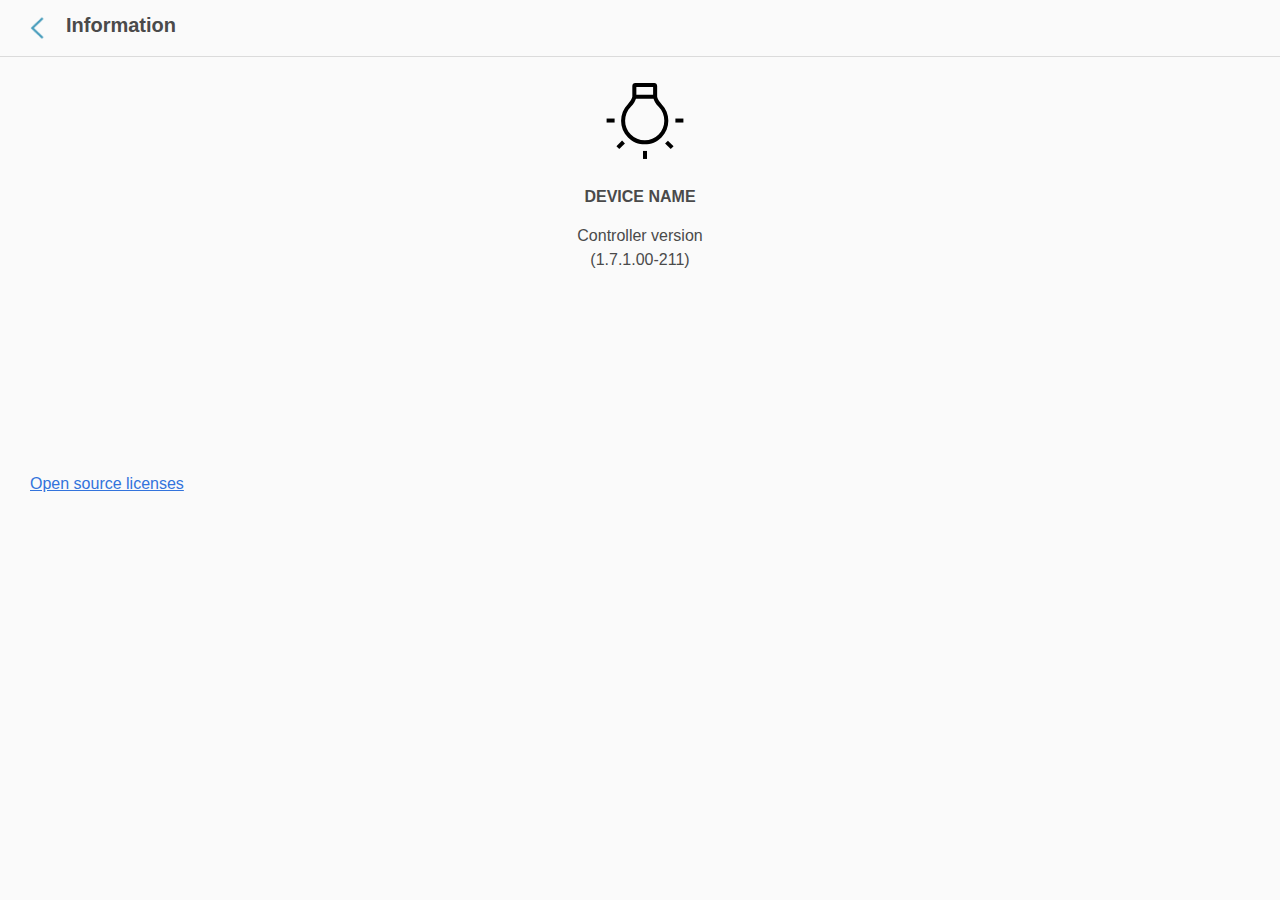
<file: samples/Cloud-connected/Light/plugin/information.html>
<!DOCTYPE html>
<html>
	<head>
		<title>Information</title>
		<meta charset="utf-8">
		<meta name="viewport" content="width=device-width, initial-scale=1.0"/>
		<meta http-equiv="X-UA-Compatible" content="ie=edge">
		<!-- Stylesheet-->
		<link rel="stylesheet" href="css/bulma.min.css">
		<link rel="stylesheet" href="css/helper.css">
        <script type="text/javascript" src="js/component_navigation.js"></script>
	</head>
	<body style="background-color:#fafafa;">
        <div class="columns is-marginless is-mobile ">
            <div class="column is-narrow">
                <figure class="image is-32x32 margin-left-s" onclick="onWindowBack()">
                    <img src="res/board_ic_arrow_left.png">
                </figure>
            </div>
            <div class="column is-narrow is-paddingless margin-top-s">
                <div class="has-text-weight-bold is-size-5">Information</div>
            </div>
        </div>
        <hr/>
        <div align="center">
            <div class="thumbnail">
                <figure class="image is-128x128	margin-left-s">
                    <img src="res/light.svg">
                </figure>
            </div>
            <div class="has-text-weight-bold" align="center">DEVICE NAME</div>
            <div style="margin-top: 15px">Controller version</div>
            <div>(1.7.1.00-211)</div>
            <div align="left" style="margin: 200px 0 30px 30px"><a href="opensourcelicenses.html"><u>Open source licenses</u></a></div>
        </div>
	</body>
</html>
</file>
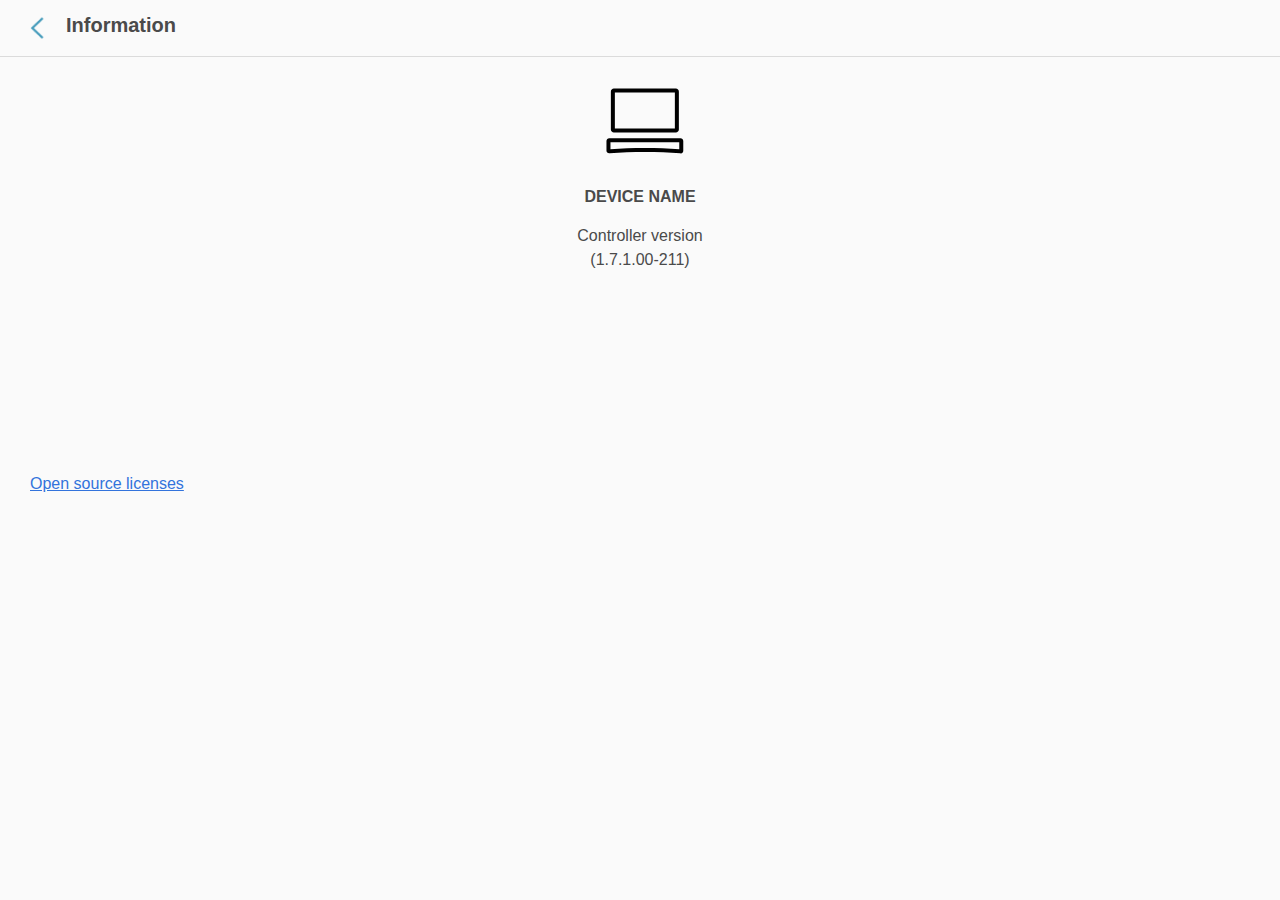
<file: samples/Cloud-connected/Networkaudio/plugin/information.html>
<!DOCTYPE html>
<html>
	<head>
		<title>Information</title>
		<meta charset="utf-8">
		<meta name="viewport" content="width=device-width, initial-scale=1.0"/>
		<meta http-equiv="X-UA-Compatible" content="ie=edge">
		<!-- Stylesheet-->
		<link rel="stylesheet" href="css/bulma.min.css">
		<link rel="stylesheet" href="css/helper.css">
        <script type="text/javascript" src="js/component_navigation.js"></script>
	</head>
	<body style="background-color:#fafafa;">
        <div class="columns is-marginless is-mobile ">
            <div class="column is-narrow">
                <figure class="image is-32x32 margin-left-s" onclick="onWindowBack()">
                    <img src="res/board_ic_arrow_left.png">
                </figure>
            </div>
            <div class="column is-narrow is-paddingless margin-top-s">
                <div class="has-text-weight-bold is-size-5">Information</div>
            </div>
        </div>
        <hr/>
        <div align="center">
            <div class="thumbnail">
                <figure class="image is-128x128	margin-left-s">
                    <img src="res/networkaudio.svg">
                </figure>
            </div>
            <div class="has-text-weight-bold" align="center">DEVICE NAME</div>
            <div style="margin-top: 15px">Controller version</div>
            <div>(1.7.1.00-211)</div>
            <div align="left" style="margin: 200px 0 30px 30px"><a href="opensourcelicenses.html"><u>Open source licenses</u></a></div>
        </div>
	</body>
</html>
</file>
<file: samples/Cloud-connected/AirConditioner/plugin/css/helper.css>
.margin-left-s      {margin-left: 10px !important;}
.margin-left-m      {margin-left: 20px !important;}
.margin-left-l      {margin-left: 30px !important;}
.margin-left-xl     {margin-left: 40px !important;}
.margin-left-xxl    {margin-left: 50px !important;}

.margin-top-s      {margin-top: 10px !important;}
.margin-top-m      {margin-top: 20px !important;}
.margin-top-l      {margin-top: 30px !important;}
.margin-top-xl     {margin-top: 40px !important;}
.margin-top-xxl    {margin-top: 50px !important;}

.margin-bottom-s      {margin-bottom: 10px !important;}
.margin-bottom-m      {margin-bottom: 20px !important;}
.margin-bottom-l      {margin-bottom: 30px !important;}
.margin-bottom-xl     {margin-bottom: 40px !important;}
.margin-bottom-xxl    {margin-bottom: 50px !important;}

.margin-right-s      {margin-right: 10px !important;}
.margin-right-m      {margin-right: 20px !important;}
.margin-right-l      {margin-right: 30px !important;}
.margin-right-xl     {margin-right: 40px !important;}
.margin-right-xxl    {margin-right: 50px !important;}

.padding-left-s      {padding-left: 10px !important;}
.padding-left-m      {padding-left: 20px !important;}
.padding-left-l      {padding-left: 30px !important;}
.padding-left-xl     {padding-left: 40px !important;}
.padding-left-xxl    {padding-left: 50px !important;}

.padding-top-s      {padding-top: 10px !important;}
.padding-top-m      {padding-top: 20px !important;}
.padding-top-l      {padding-top: 30px !important;}
.padding-top-xl     {padding-top: 40px !important;}
.padding-top-xxl    {padding-top: 50px !important;}

.padding-bottom-s      {padding-bottom: 10px !important;}
.padding-bottom-m      {padding-bottom: 20px !important;}
.padding-bottom-l      {padding-bottom: 30px !important;}
.padding-bottom-xl     {padding-bottom: 40px !important;}
.padding-bottom-xxl    {padding-bottom: 50px !important;}

.padding-right-s      {padding-right: 10px !important;}
.padding-right-m      {padding-right: 20px !important;}
.padding-right-l      {padding-right: 30px !important;}
.padding-right-xl     {padding-right: 40px !important;}
.padding-right-xxl    {padding-right: 50px !important;}

.round-border       {border-radius: 50% !important;}

hr {
    display: block;
    height: 1px;
    margin: 0 0;
}

html {
    min-height: 100%;
    height: 100%;
}

body {
    height: inherit;
    overflow-y: auto;
	overflow-x: hidden;
}

.is-vertical-center {
    display: flex;
    align-items: center;
}

.superscript { position: relative; top: -0.3em; font-size: 60%; }

@media only screen and (min-height: 600px) {
	html {
	  min-width: 100%;
	  min-height: 100%;
	  width: 100%;
	  height: 100%;
	}
}

.leftSide {
    float: left;
    width: 100%;
    background-color: #fafafa;
}
  
.rightSide {
    float: left;
    width: 100%;
}

@media only screen and (orientation: landscape) and (min-height: 360px){
    .leftSide {
        width: 50%;
        height: inherit;
    }
    .rightSide {
        width: 50%;
    }
}

@media only screen and (min-width: 768px) {
    .leftSide {
        height: auto;
    }
}

.loader {
    border: 3px solid #f3f3f3;
    border-radius: 100%;
    border-top: 3px solid #3498db;
    width: 40px;
    height: 40px;
    -webkit-animation: spin 2s linear infinite; /* Safari */
    animation: spin 2s linear infinite;
}

/* Safari */
@-webkit-keyframes spin {
    0% { -webkit-transform: rotate(0deg); }
    100% { -webkit-transform: rotate(360deg); }
}

@keyframes spin {
    0% { transform: rotate(0deg); }
    100% { transform: rotate(360deg); }
}
</file>
<file: samples/Cloud-connected/AirPurifier/plugin/css/helper.css>
.margin-left-s      {margin-left: 10px !important;}
.margin-left-m      {margin-left: 20px !important;}
.margin-left-l      {margin-left: 30px !important;}
.margin-left-xl     {margin-left: 40px !important;}
.margin-left-xxl    {margin-left: 50px !important;}

.margin-top-s      {margin-top: 10px !important;}

.margin-top-m      {margin-top: 20px !important;}
.margin-top-l      {margin-top: 30px !important;}
.margin-top-xl     {margin-top: 40px !important;}
.margin-top-xxl    {margin-top: 50px !important;}

.margin-bottom-s      {margin-bottom: 10px !important;}
.margin-bottom-m      {margin-bottom: 20px !important;}
.margin-bottom-l      {margin-bottom: 30px !important;}
.margin-bottom-xl     {margin-bottom: 40px !important;}
.margin-bottom-xxl    {margin-bottom: 50px !important;}

.margin-right-s      {margin-right: 10px !important;}
.margin-right-m      {margin-right: 20px !important;}
.margin-right-l      {margin-right: 30px !important;}
.margin-right-xl     {margin-right: 40px !important;}
.margin-right-xxl    {margin-right: 50px !important;}

.padding-left-s      {padding-left: 10px !important;}
.padding-left-m      {padding-left: 20px !important;}
.padding-left-l      {padding-left: 30px !important;}
.padding-left-xl     {padding-left: 40px !important;}
.padding-left-xxl    {padding-left: 50px !important;}

.padding-top-s      {padding-top: 10px !important;}

.padding-top-m      {padding-top: 20px !important;}
.padding-top-l      {padding-top: 30px !important;}
.padding-top-xl     {padding-top: 40px !important;}
.padding-top-xxl    {padding-top: 50px !important;}

.padding-bottom-s      {padding-bottom: 10px !important;}
.padding-bottom-m      {padding-bottom: 20px !important;}
.padding-bottom-l      {padding-bottom: 30px !important;}
.padding-bottom-xl     {padding-bottom: 40px !important;}
.padding-bottom-xxl    {padding-bottom: 50px !important;}

.padding-right-s      {padding-right: 10px !important;}
.padding-right-m      {padding-right: 20px !important;}
.padding-right-l      {padding-right: 30px !important;}
.padding-right-xl     {padding-right: 40px !important;}
.padding-right-xxl    {padding-right: 50px !important;}

.round-border       {border-radius: 50% !important;}

hr {
    display: block;
    height: 1px;
    margin: 0 0;
}

html {
    min-height: 100%;
    height: 100%;
}

body {
    height: inherit;
    overflow-y: auto;
	overflow-x: hidden;
}

@media only screen and (min-height: 600px) {
	html {
	  min-width: 100%;
	  min-height: 100%;
	  width: 100%;
	  height: 100%;
	}
}

.leftSide {
    float: left;
    width: 100%;
    background-color: #fafafa;
}

.rightSide {
    float: left;
    width: 100%;
}

@media only screen and (orientation: landscape) and (min-height: 360px){
    .leftSide {
        width: 50%;
        height: inherit;
    }
    .rightSide {
        width: 50%;
    }
}

@media only screen and (min-width: 768px) {
    .leftSide {
        height: auto;
    }
}

.loader {
    border: 3px solid #f3f3f3;
    border-radius: 100%;
    border-top: 3px solid #3498db;
    width: 40px;
    height: 40px;
    -webkit-animation: spin 2s linear infinite; /* Safari */
    animation: spin 2s linear infinite;
}

/* Safari */
@-webkit-keyframes spin {
    0% { -webkit-transform: rotate(0deg); }
    100% { -webkit-transform: rotate(360deg); }
}

@keyframes spin {
    0% { transform: rotate(0deg); }
    100% { transform: rotate(360deg); }
}

.svg-status {
    width: 140px; 
    height: 140px; 
    background-size: contain;
}

.status-good {
    background-image: url('../res/air_purifier_mode_circle_01.svg'); 
}

.status-poor {
    background-image: url('../res/air_purifier_mode_circle_03.svg'); 
}

.status-very-poor {
    background-image: url('../res/air_purifier_mode_circle_04.svg'); 
}

.status-normal {
    background-image: url('../res/air_purifier_mode_circle_02.svg'); 
}
</file>
<file: samples/Cloud-connected/DishWasher/plugin/css/helper.css>
.margin-left-s      {margin-left: 10px !important;}
.margin-left-m      {margin-left: 20px !important;}
.margin-left-l      {margin-left: 30px !important;}
.margin-left-xl     {margin-left: 40px !important;}
.margin-left-xxl    {margin-left: 50px !important;}

.margin-top-s      {margin-top: 10px !important;}
.margin-top-m      {margin-top: 20px !important;}
.margin-top-l      {margin-top: 30px !important;}
.margin-top-xl     {margin-top: 40px !important;}
.margin-top-xxl    {margin-top: 50px !important;}

.margin-bottom-s      {margin-bottom: 10px !important;}
.margin-bottom-m      {margin-bottom: 20px !important;}
.margin-bottom-l      {margin-bottom: 30px !important;}
.margin-bottom-xl     {margin-bottom: 40px !important;}
.margin-bottom-xxl    {margin-bottom: 50px !important;}

.margin-right-s      {margin-right: 10px !important;}
.margin-right-m      {margin-right: 20px !important;}
.margin-right-l      {margin-right: 30px !important;}
.margin-right-xl     {margin-right: 40px !important;}
.margin-right-xxl    {margin-right: 50px !important;}

.padding-left-s      {padding-left: 10px !important;}
.padding-left-m      {padding-left: 20px !important;}
.padding-left-l      {padding-left: 30px !important;}
.padding-left-xl     {padding-left: 40px !important;}
.padding-left-xxl    {padding-left: 50px !important;}

.padding-top-s      {padding-top: 10px !important;}

.padding-top-m      {padding-top: 20px !important;}
.padding-top-l      {padding-top: 30px !important;}
.padding-top-xl     {padding-top: 40px !important;}
.padding-top-xxl    {padding-top: 50px !important;}

.padding-bottom-s      {padding-bottom: 10px !important;}
.padding-bottom-m      {padding-bottom: 20px !important;}
.padding-bottom-l      {padding-bottom: 30px !important;}
.padding-bottom-xl     {padding-bottom: 40px !important;}
.padding-bottom-xxl    {padding-bottom: 50px !important;}

.padding-right-s      {padding-right: 10px !important;}
.padding-right-m      {padding-right: 20px !important;}
.padding-right-l      {padding-right: 30px !important;}
.padding-right-xl     {padding-right: 40px !important;}
.padding-right-xxl    {padding-right: 50px !important;}

.round-border       {border-radius: 50% !important;}

hr {
    display: block;
    height: 1px;
    margin: 0 0;
}

html {
    min-height: 100%;
    height: 100%;
}

body {
    height: inherit;
    overflow-y: auto;
	overflow-x: hidden;
}

.is-vertical-center {
    display: flex;
    align-items: center;
}

@media only screen and (min-height: 600px) {
	html {
	  min-width: 100%;
	  min-height: 100%;
	  width: 100%;
	  height: 100%;
	}
}

.leftSide {
    float: left;
    width: 100%;
    background-color: #fafafa;
}

.rightSide {
    float: left;
    width: 100%;
}

@media only screen and (orientation: landscape) and (min-height: 360px){
    .leftSide {
        width: 50%;
        height: inherit;
    }
    .rightSide {
        width: 50%;
    }
}

@media only screen and (min-width: 768px) {
    .leftSide {
        height: auto;
    }
}

.loader {
    border: 3px solid #f3f3f3;
    border-radius: 100%;
    border-top: 3px solid #3498db;
    width: 40px;
    height: 40px;
    -webkit-animation: spin 2s linear infinite; /* Safari */
    animation: spin 2s linear infinite;
}

/* Safari */
@-webkit-keyframes spin {
    0% { -webkit-transform: rotate(0deg); }
    100% { -webkit-transform: rotate(360deg); }
}

@keyframes spin {
    0% { transform: rotate(0deg); }
    100% { transform: rotate(360deg); }
}
</file>
<file: samples/Cloud-connected/Light/plugin/css/helper.css>
.margin-left-s      {margin-left: 10px !important;}
.margin-left-m      {margin-left: 20px !important;}
.margin-left-l      {margin-left: 30px !important;}
.margin-left-xl     {margin-left: 40px !important;}
.margin-left-xxl    {margin-left: 50px !important;}

.margin-top-s      {margin-top: 10px !important;}

.margin-top-m      {margin-top: 20px !important;}
.margin-top-l      {margin-top: 30px !important;}
.margin-top-xl     {margin-top: 40px !important;}
.margin-top-xxl    {margin-top: 50px !important;}

.margin-bottom-s      {margin-bottom: 10px !important;}
.margin-bottom-m      {margin-bottom: 20px !important;}
.margin-bottom-l      {margin-bottom: 30px !important;}
.margin-bottom-xl     {margin-bottom: 40px !important;}
.margin-bottom-xxl    {margin-bottom: 50px !important;}

.margin-right-s      {margin-right: 10px !important;}
.margin-right-m      {margin-right: 20px !important;}
.margin-right-l      {margin-right: 30px !important;}
.margin-right-xl     {margin-right: 40px !important;}
.margin-right-xxl    {margin-right: 50px !important;}

.padding-left-s      {padding-left: 10px !important;}
.padding-left-m      {padding-left: 20px !important;}
.padding-left-l      {padding-left: 30px !important;}
.padding-left-xl     {padding-left: 40px !important;}
.padding-left-xxl    {padding-left: 50px !important;}

.padding-top-s      {padding-top: 10px !important;}

.padding-top-m      {padding-top: 20px !important;}
.padding-top-l      {padding-top: 30px !important;}
.padding-top-xl     {padding-top: 40px !important;}
.padding-top-xxl    {padding-top: 50px !important;}

.padding-bottom-s      {padding-bottom: 10px !important;}
.padding-bottom-m      {padding-bottom: 20px !important;}
.padding-bottom-l      {padding-bottom: 30px !important;}
.padding-bottom-xl     {padding-bottom: 40px !important;}
.padding-bottom-xxl    {padding-bottom: 50px !important;}

.padding-right-s      {padding-right: 10px !important;}
.padding-right-m      {padding-right: 20px !important;}
.padding-right-l      {padding-right: 30px !important;}
.padding-right-xl     {padding-right: 40px !important;}
.padding-right-xxl    {padding-right: 50px !important;}

.round-border       {border-radius: 50% !important;}

hr {
    display: block;
    height: 1px;
    margin: 0 0;
}

html {
    min-height: 100%;
    height: 100%;
}

body {
    height: inherit;
    overflow-y: auto;
	overflow-x: hidden;
}

@media only screen and (min-height: 600px) {
	html {
	  min-width: 100%;
	  min-height: 100%;
	  width: 100%;
	  height: 100%;
	}
}

.leftSide {
    float: left;
    width: 100%;
    background-color: #fafafa;
}

.rightSide {
    float: left;
    width: 100%;
}

@media only screen and (orientation: landscape) and (min-height: 360px){
    .leftSide {
        width: 50%;
        height: inherit;
    }
    .rightSide {
        width: 50%;
    }
}

@media only screen and (min-width: 768px) {
    .leftSide {
        height: auto;
    }
}

/* slider for IE */
input[type=range].slider.is-info::-ms-track{
    background:#209cee!important;
    height: 2px;
    border-color: transparent;
    color: transparent;
    background-color: transparent;
}

/* slider for mozilla */
input[type=range].slider.is-info::-moz-range-track {
    position:relative;
    width: 100%;
    height: 6px;
    background: #ccc;
}

input[type=range].slider.is-info::-moz-range-progress {
    position:relative;
    width: 100%;
    height: 6px;
    background: #209cee;
}

/* slider for chrome */
@media screen and (-webkit-min-device-pixel-ratio:0) {
    input[type='range'].slider.is-info {
    overflow: hidden;
    width: 100%;
    -webkit-appearance: none;
    }

    input[type='range'].slider.is-info::-webkit-slider-runnable-track {
    height: 10px;
    -webkit-appearance: none;
    color: #13bba4;
    margin-top: -1px;
    }

    input[type='range'].slider.is-info::-webkit-slider-thumb {
    box-shadow: 1080px 0 0 1080px #ccc;
    }
}

#dimmer_area {
    height: 334px;
    margin-left: auto;
    margin-right: auto;
    width: 252px;
    position: relative;
  }

  #dimmer_area_bg1 {
    position: absolute;
    top: 50%;
    left: 50%;
    transform: translate(-50%, -50%);
    border-radius: 50%;
    background: #3695dd;
    width: 231px;
    height: 231px;
    margin-left: auto;
    margin-right: auto;
    opacity: 0.2;
  }

  #dimmer_area_bg2 {
    position: absolute;
    top: 50%;
    left: 50%;
    transform: translate(-50%, -50%);
    border-radius: 50%;
    background: #ffffff;
    width: 129px;
    height: 129px;
  }

  #switch_level_area_text {
    position: absolute;
    top: 50%;
    left: 50%;
    transform: translate(-50%, -50%);
}
</file>
<file: samples/Cloud-connected/Networkaudio/plugin/css/helper.css>
.margin-left-s      {margin-left: 10px !important;}
.margin-left-m      {margin-left: 20px !important;}
.margin-left-l      {margin-left: 30px !important;}
.margin-left-xl     {margin-left: 40px !important;}
.margin-left-xxl    {margin-left: 50px !important;}

.margin-top-s      {margin-top: 10px !important;}

.margin-top-m      {margin-top: 20px !important;}
.margin-top-l      {margin-top: 30px !important;}
.margin-top-xl     {margin-top: 40px !important;}
.margin-top-xxl    {margin-top: 50px !important;}

.margin-bottom-s      {margin-bottom: 10px !important;}
.margin-bottom-m      {margin-bottom: 20px !important;}
.margin-bottom-l      {margin-bottom: 30px !important;}
.margin-bottom-xl     {margin-bottom: 40px !important;}
.margin-bottom-xxl    {margin-bottom: 50px !important;}

.margin-right-s      {margin-right: 10px !important;}
.margin-right-m      {margin-right: 20px !important;}
.margin-right-l      {margin-right: 30px !important;}
.margin-right-xl     {margin-right: 40px !important;}
.margin-right-xxl    {margin-right: 50px !important;}

.padding-left-s      {padding-left: 10px !important;}
.padding-left-m      {padding-left: 20px !important;}
.padding-left-l      {padding-left: 30px !important;}
.padding-left-xl     {padding-left: 40px !important;}
.padding-left-xxl    {padding-left: 50px !important;}

.padding-top-s      {padding-top: 10px !important;}
.padding-top-m      {padding-top: 20px !important;}
.padding-top-l      {padding-top: 30px !important;}
.padding-top-xl     {padding-top: 40px !important;}
.padding-top-xxl    {padding-top: 50px !important;}

.padding-bottom-s      {padding-bottom: 10px !important;}
.padding-bottom-m      {padding-bottom: 20px !important;}
.padding-bottom-l      {padding-bottom: 30px !important;}
.padding-bottom-xl     {padding-bottom: 40px !important;}
.padding-bottom-xxl    {padding-bottom: 50px !important;}

.padding-right-s      {padding-right: 10px !important;}
.padding-right-m      {padding-right: 20px !important;}
.padding-right-l      {padding-right: 30px !important;}
.padding-right-xl     {padding-right: 40px !important;}
.padding-right-xxl    {padding-right: 50px !important;}

.round-border       {border-radius: 50% !important;}

hr {
    display: block;
    height: 1px;
    margin: 0 0;
}

html {
    min-height: 100%;
    height: 100%;
}

body {
    height: inherit;
    overflow-y: auto;
	overflow-x: hidden;
}

.is-vertical-center {
    display: flex;
    align-items: center;
}

.play_controller {
  width: 235px;
  height: 58px;
  border-radius: 29px;
  background:#ebebeb;
  margin-top: 15px;
}

.play-button, .play-button.paused {
  color: #3695dd;
  /* width: 100%; */
  height: 100%;
  margin: 0 10px 0 10px;
}

.play-button:before {
  content: "";
  border-radius: 50%;
  background-color: #ffffff;
  background-image: url("../res/controller_ic_play.svg");
  background-size: contain;
  width: 58px;
  height: 58px;
  display: inline-block;
  box-shadow: 0 0 5px black;
}

.play-button.paused:before {
  background-image: url("../res/controller_ic_pause.svg");
}

.play_button:active:before {
  background-color: #ccc;
}

.volume_icon {
    width: 32px;
    height: 32px;
}

/* slider for IE */
input[type=range].slider.is-info::-ms-track{
    background:#209cee!important;
    height: 2px;
    border-color: transparent;
    color: transparent;
    background-color: transparent;
}

/* slider for mozilla */
input[type=range].slider.is-info::-moz-range-track {
  position:relative;
  width: 100%;
  height: 6px;
  background: #ccc;
}

input[type=range].slider.is-info::-moz-range-progress {
  position:relative;
  width: 100%;
  height: 6px;
  background: #209cee;
}

/* slider for chrome */
@media screen and (-webkit-min-device-pixel-ratio:0) {
    input[type='range'].slider.is-info {
      overflow: hidden;
      width: 100%;
      -webkit-appearance: none;
    }

    input[type='range'].slider.is-info::-webkit-slider-runnable-track {
      height: 10px;
      -webkit-appearance: none;
      color: #13bba4;
      margin-top: -1px;
    }

    input[type='range'].slider.is-info::-webkit-slider-thumb {
      box-shadow: 1080px 0 0 1080px #ccc;
    }
}

@media only screen and (min-height: 600px) {
	html {
	  min-width: 100%;
	  min-height: 100%;
	  width: 100%;
	  height: 100%;
	}
}

.leftSide {
    float: left;
    width: 100%;
    background-color: #fafafa;
}

.rightSide {
    float: left;
    width: 100%;
}

@media only screen and (orientation: landscape) and (min-height: 360px){
    .leftSide {
        width: 50%;
        height: inherit;
    }
    .rightSide {
        width: 50%;
    }
}

@media only screen and (min-width: 768px) {
    .leftSide {
        height: auto;
    }
}

.loader {
    border: 3px solid #f3f3f3;
    border-radius: 100%;
    border-top: 3px solid #3498db;
    width: 40px;
    height: 40px;
    -webkit-animation: spin 2s linear infinite; /* Safari */
    animation: spin 2s linear infinite;
}

/* Safari */
@-webkit-keyframes spin {
    0% { -webkit-transform: rotate(0deg); }
    100% { -webkit-transform: rotate(360deg); }
}

@keyframes spin {
    0% { transform: rotate(0deg); }
    100% { transform: rotate(360deg); }
}
</file>
<file: samples/Cloud-connected/AirConditioner/plugin/css/all.css>
/*!
 * Font Awesome Free 5.1.0 by @fontawesome - https://fontawesome.com
 * License - https://fontawesome.com/license (Icons: CC BY 4.0, Fonts: SIL OFL 1.1, Code: MIT License)
 */
.fa,.fab,.fal,.far,.fas{-moz-osx-font-smoothing:grayscale;-webkit-font-smoothing:antialiased;display:inline-block;font-style:normal;font-variant:normal;text-rendering:auto;line-height:1}.fa-lg{font-size:1.33333em;line-height:.75em;vertical-align:-.0667em}.fa-xs{font-size:.75em}.fa-sm{font-size:.875em}.fa-1x{font-size:1em}.fa-2x{font-size:2em}.fa-3x{font-size:3em}.fa-4x{font-size:4em}.fa-5x{font-size:5em}.fa-6x{font-size:6em}.fa-7x{font-size:7em}.fa-8x{font-size:8em}.fa-9x{font-size:9em}.fa-10x{font-size:10em}.fa-fw{text-align:center;width:1.25em}.fa-ul{list-style-type:none;margin-left:2.5em;padding-left:0}.fa-ul>li{position:relative}.fa-li{left:-2em;position:absolute;text-align:center;width:2em;line-height:inherit}.fa-border{border:.08em solid #eee;border-radius:.1em;padding:.2em .25em .15em}.fa-pull-left{float:left}.fa-pull-right{float:right}.fa.fa-pull-left,.fab.fa-pull-left,.fal.fa-pull-left,.far.fa-pull-left,.fas.fa-pull-left{margin-right:.3em}.fa.fa-pull-right,.fab.fa-pull-right,.fal.fa-pull-right,.far.fa-pull-right,.fas.fa-pull-right{margin-left:.3em}.fa-spin{animation:a 2s infinite linear}.fa-pulse{animation:a 1s infinite steps(8)}@keyframes a{0%{transform:rotate(0deg)}to{transform:rotate(1turn)}}.fa-rotate-90{-ms-filter:"progid:DXImageTransform.Microsoft.BasicImage(rotation=1)";transform:rotate(90deg)}.fa-rotate-180{-ms-filter:"progid:DXImageTransform.Microsoft.BasicImage(rotation=2)";transform:rotate(180deg)}.fa-rotate-270{-ms-filter:"progid:DXImageTransform.Microsoft.BasicImage(rotation=3)";transform:rotate(270deg)}.fa-flip-horizontal{-ms-filter:"progid:DXImageTransform.Microsoft.BasicImage(rotation=0, mirror=1)";transform:scaleX(-1)}.fa-flip-vertical{transform:scaleY(-1)}.fa-flip-horizontal.fa-flip-vertical,.fa-flip-vertical{-ms-filter:"progid:DXImageTransform.Microsoft.BasicImage(rotation=2, mirror=1)"}.fa-flip-horizontal.fa-flip-vertical{transform:scale(-1)}:root .fa-flip-horizontal,:root .fa-flip-vertical,:root .fa-rotate-90,:root .fa-rotate-180,:root .fa-rotate-270{-webkit-filter:none;filter:none}.fa-stack{display:inline-block;height:2em;line-height:2em;position:relative;vertical-align:middle;width:2em}.fa-stack-1x,.fa-stack-2x{left:0;position:absolute;text-align:center;width:100%}.fa-stack-1x{line-height:inherit}.fa-stack-2x{font-size:2em}.fa-inverse{color:#fff}.fa-500px:before{content:"\f26e"}.fa-accessible-icon:before{content:"\f368"}.fa-accusoft:before{content:"\f369"}.fa-address-book:before{content:"\f2b9"}.fa-address-card:before{content:"\f2bb"}.fa-adjust:before{content:"\f042"}.fa-adn:before{content:"\f170"}.fa-adversal:before{content:"\f36a"}.fa-affiliatetheme:before{content:"\f36b"}.fa-algolia:before{content:"\f36c"}.fa-align-center:before{content:"\f037"}.fa-align-justify:before{content:"\f039"}.fa-align-left:before{content:"\f036"}.fa-align-right:before{content:"\f038"}.fa-allergies:before{content:"\f461"}.fa-amazon:before{content:"\f270"}.fa-amazon-pay:before{content:"\f42c"}.fa-ambulance:before{content:"\f0f9"}.fa-american-sign-language-interpreting:before{content:"\f2a3"}.fa-amilia:before{content:"\f36d"}.fa-anchor:before{content:"\f13d"}.fa-android:before{content:"\f17b"}.fa-angellist:before{content:"\f209"}.fa-angle-double-down:before{content:"\f103"}.fa-angle-double-left:before{content:"\f100"}.fa-angle-double-right:before{content:"\f101"}.fa-angle-double-up:before{content:"\f102"}.fa-angle-down:before{content:"\f107"}.fa-angle-left:before{content:"\f104"}.fa-angle-right:before{content:"\f105"}.fa-angle-up:before{content:"\f106"}.fa-angry:before{content:"\f556"}.fa-angrycreative:before{content:"\f36e"}.fa-angular:before{content:"\f420"}.fa-app-store:before{content:"\f36f"}.fa-app-store-ios:before{content:"\f370"}.fa-apper:before{content:"\f371"}.fa-apple:before{content:"\f179"}.fa-apple-pay:before{content:"\f415"}.fa-archive:before{content:"\f187"}.fa-archway:before{content:"\f557"}.fa-arrow-alt-circle-down:before{content:"\f358"}.fa-arrow-alt-circle-left:before{content:"\f359"}.fa-arrow-alt-circle-right:before{content:"\f35a"}.fa-arrow-alt-circle-up:before{content:"\f35b"}.fa-arrow-circle-down:before{content:"\f0ab"}.fa-arrow-circle-left:before{content:"\f0a8"}.fa-arrow-circle-right:before{content:"\f0a9"}.fa-arrow-circle-up:before{content:"\f0aa"}.fa-arrow-down:before{content:"\f063"}.fa-arrow-left:before{content:"\f060"}.fa-arrow-right:before{content:"\f061"}.fa-arrow-up:before{content:"\f062"}.fa-arrows-alt:before{content:"\f0b2"}.fa-arrows-alt-h:before{content:"\f337"}.fa-arrows-alt-v:before{content:"\f338"}.fa-assistive-listening-systems:before{content:"\f2a2"}.fa-asterisk:before{content:"\f069"}.fa-asymmetrik:before{content:"\f372"}.fa-at:before{content:"\f1fa"}.fa-atlas:before{content:"\f558"}.fa-audible:before{content:"\f373"}.fa-audio-description:before{content:"\f29e"}.fa-autoprefixer:before{content:"\f41c"}.fa-avianex:before{content:"\f374"}.fa-aviato:before{content:"\f421"}.fa-award:before{content:"\f559"}.fa-aws:before{content:"\f375"}.fa-backspace:before{content:"\f55a"}.fa-backward:before{content:"\f04a"}.fa-balance-scale:before{content:"\f24e"}.fa-ban:before{content:"\f05e"}.fa-band-aid:before{content:"\f462"}.fa-bandcamp:before{content:"\f2d5"}.fa-barcode:before{content:"\f02a"}.fa-bars:before{content:"\f0c9"}.fa-baseball-ball:before{content:"\f433"}.fa-basketball-ball:before{content:"\f434"}.fa-bath:before{content:"\f2cd"}.fa-battery-empty:before{content:"\f244"}.fa-battery-full:before{content:"\f240"}.fa-battery-half:before{content:"\f242"}.fa-battery-quarter:before{content:"\f243"}.fa-battery-three-quarters:before{content:"\f241"}.fa-bed:before{content:"\f236"}.fa-beer:before{content:"\f0fc"}.fa-behance:before{content:"\f1b4"}.fa-behance-square:before{content:"\f1b5"}.fa-bell:before{content:"\f0f3"}.fa-bell-slash:before{content:"\f1f6"}.fa-bezier-curve:before{content:"\f55b"}.fa-bicycle:before{content:"\f206"}.fa-bimobject:before{content:"\f378"}.fa-binoculars:before{content:"\f1e5"}.fa-birthday-cake:before{content:"\f1fd"}.fa-bitbucket:before{content:"\f171"}.fa-bitcoin:before{content:"\f379"}.fa-bity:before{content:"\f37a"}.fa-black-tie:before{content:"\f27e"}.fa-blackberry:before{content:"\f37b"}.fa-blender:before{content:"\f517"}.fa-blind:before{content:"\f29d"}.fa-blogger:before{content:"\f37c"}.fa-blogger-b:before{content:"\f37d"}.fa-bluetooth:before{content:"\f293"}.fa-bluetooth-b:before{content:"\f294"}.fa-bold:before{content:"\f032"}.fa-bolt:before{content:"\f0e7"}.fa-bomb:before{content:"\f1e2"}.fa-bong:before{content:"\f55c"}.fa-book:before{content:"\f02d"}.fa-book-open:before{content:"\f518"}.fa-bookmark:before{content:"\f02e"}.fa-bowling-ball:before{content:"\f436"}.fa-box:before{content:"\f466"}.fa-box-open:before{content:"\f49e"}.fa-boxes:before{content:"\f468"}.fa-braille:before{content:"\f2a1"}.fa-briefcase:before{content:"\f0b1"}.fa-briefcase-medical:before{content:"\f469"}.fa-broadcast-tower:before{content:"\f519"}.fa-broom:before{content:"\f51a"}.fa-brush:before{content:"\f55d"}.fa-btc:before{content:"\f15a"}.fa-bug:before{content:"\f188"}.fa-building:before{content:"\f1ad"}.fa-bullhorn:before{content:"\f0a1"}.fa-bullseye:before{content:"\f140"}.fa-burn:before{content:"\f46a"}.fa-buromobelexperte:before{content:"\f37f"}.fa-bus:before{content:"\f207"}.fa-bus-alt:before{content:"\f55e"}.fa-buysellads:before{content:"\f20d"}.fa-calculator:before{content:"\f1ec"}.fa-calendar:before{content:"\f133"}.fa-calendar-alt:before{content:"\f073"}.fa-calendar-check:before{content:"\f274"}.fa-calendar-minus:before{content:"\f272"}.fa-calendar-plus:before{content:"\f271"}.fa-calendar-times:before{content:"\f273"}.fa-camera:before{content:"\f030"}.fa-camera-retro:before{content:"\f083"}.fa-cannabis:before{content:"\f55f"}.fa-capsules:before{content:"\f46b"}.fa-car:before{content:"\f1b9"}.fa-caret-down:before{content:"\f0d7"}.fa-caret-left:before{content:"\f0d9"}.fa-caret-right:before{content:"\f0da"}.fa-caret-square-down:before{content:"\f150"}.fa-caret-square-left:before{content:"\f191"}.fa-caret-square-right:before{content:"\f152"}.fa-caret-square-up:before{content:"\f151"}.fa-caret-up:before{content:"\f0d8"}.fa-cart-arrow-down:before{content:"\f218"}.fa-cart-plus:before{content:"\f217"}.fa-cc-amazon-pay:before{content:"\f42d"}.fa-cc-amex:before{content:"\f1f3"}.fa-cc-apple-pay:before{content:"\f416"}.fa-cc-diners-club:before{content:"\f24c"}.fa-cc-discover:before{content:"\f1f2"}.fa-cc-jcb:before{content:"\f24b"}.fa-cc-mastercard:before{content:"\f1f1"}.fa-cc-paypal:before{content:"\f1f4"}.fa-cc-stripe:before{content:"\f1f5"}.fa-cc-visa:before{content:"\f1f0"}.fa-centercode:before{content:"\f380"}.fa-certificate:before{content:"\f0a3"}.fa-chalkboard:before{content:"\f51b"}.fa-chalkboard-teacher:before{content:"\f51c"}.fa-chart-area:before{content:"\f1fe"}.fa-chart-bar:before{content:"\f080"}.fa-chart-line:before{content:"\f201"}.fa-chart-pie:before{content:"\f200"}.fa-check:before{content:"\f00c"}.fa-check-circle:before{content:"\f058"}.fa-check-double:before{content:"\f560"}.fa-check-square:before{content:"\f14a"}.fa-chess:before{content:"\f439"}.fa-chess-bishop:before{content:"\f43a"}.fa-chess-board:before{content:"\f43c"}.fa-chess-king:before{content:"\f43f"}.fa-chess-knight:before{content:"\f441"}.fa-chess-pawn:before{content:"\f443"}.fa-chess-queen:before{content:"\f445"}.fa-chess-rook:before{content:"\f447"}.fa-chevron-circle-down:before{content:"\f13a"}.fa-chevron-circle-left:before{content:"\f137"}.fa-chevron-circle-right:before{content:"\f138"}.fa-chevron-circle-up:before{content:"\f139"}.fa-chevron-down:before{content:"\f078"}.fa-chevron-left:before{content:"\f053"}.fa-chevron-right:before{content:"\f054"}.fa-chevron-up:before{content:"\f077"}.fa-child:before{content:"\f1ae"}.fa-chrome:before{content:"\f268"}.fa-church:before{content:"\f51d"}.fa-circle:before{content:"\f111"}.fa-circle-notch:before{content:"\f1ce"}.fa-clipboard:before{content:"\f328"}.fa-clipboard-check:before{content:"\f46c"}.fa-clipboard-list:before{content:"\f46d"}.fa-clock:before{content:"\f017"}.fa-clone:before{content:"\f24d"}.fa-closed-captioning:before{content:"\f20a"}.fa-cloud:before{content:"\f0c2"}.fa-cloud-download-alt:before{content:"\f381"}.fa-cloud-upload-alt:before{content:"\f382"}.fa-cloudscale:before{content:"\f383"}.fa-cloudsmith:before{content:"\f384"}.fa-cloudversify:before{content:"\f385"}.fa-cocktail:before{content:"\f561"}.fa-code:before{content:"\f121"}.fa-code-branch:before{content:"\f126"}.fa-codepen:before{content:"\f1cb"}.fa-codiepie:before{content:"\f284"}.fa-coffee:before{content:"\f0f4"}.fa-cog:before{content:"\f013"}.fa-cogs:before{content:"\f085"}.fa-coins:before{content:"\f51e"}.fa-columns:before{content:"\f0db"}.fa-comment:before{content:"\f075"}.fa-comment-alt:before{content:"\f27a"}.fa-comment-dots:before{content:"\f4ad"}.fa-comment-slash:before{content:"\f4b3"}.fa-comments:before{content:"\f086"}.fa-compact-disc:before{content:"\f51f"}.fa-compass:before{content:"\f14e"}.fa-compress:before{content:"\f066"}.fa-concierge-bell:before{content:"\f562"}.fa-connectdevelop:before{content:"\f20e"}.fa-contao:before{content:"\f26d"}.fa-cookie:before{content:"\f563"}.fa-cookie-bite:before{content:"\f564"}.fa-copy:before{content:"\f0c5"}.fa-copyright:before{content:"\f1f9"}.fa-couch:before{content:"\f4b8"}.fa-cpanel:before{content:"\f388"}.fa-creative-commons:before{content:"\f25e"}.fa-creative-commons-by:before{content:"\f4e7"}.fa-creative-commons-nc:before{content:"\f4e8"}.fa-creative-commons-nc-eu:before{content:"\f4e9"}.fa-creative-commons-nc-jp:before{content:"\f4ea"}.fa-creative-commons-nd:before{content:"\f4eb"}.fa-creative-commons-pd:before{content:"\f4ec"}.fa-creative-commons-pd-alt:before{content:"\f4ed"}.fa-creative-commons-remix:before{content:"\f4ee"}.fa-creative-commons-sa:before{content:"\f4ef"}.fa-creative-commons-sampling:before{content:"\f4f0"}.fa-creative-commons-sampling-plus:before{content:"\f4f1"}.fa-creative-commons-share:before{content:"\f4f2"}.fa-credit-card:before{content:"\f09d"}.fa-crop:before{content:"\f125"}.fa-crop-alt:before{content:"\f565"}.fa-crosshairs:before{content:"\f05b"}.fa-crow:before{content:"\f520"}.fa-crown:before{content:"\f521"}.fa-css3:before{content:"\f13c"}.fa-css3-alt:before{content:"\f38b"}.fa-cube:before{content:"\f1b2"}.fa-cubes:before{content:"\f1b3"}.fa-cut:before{content:"\f0c4"}.fa-cuttlefish:before{content:"\f38c"}.fa-d-and-d:before{content:"\f38d"}.fa-dashcube:before{content:"\f210"}.fa-database:before{content:"\f1c0"}.fa-deaf:before{content:"\f2a4"}.fa-delicious:before{content:"\f1a5"}.fa-deploydog:before{content:"\f38e"}.fa-deskpro:before{content:"\f38f"}.fa-desktop:before{content:"\f108"}.fa-deviantart:before{content:"\f1bd"}.fa-diagnoses:before{content:"\f470"}.fa-dice:before{content:"\f522"}.fa-dice-five:before{content:"\f523"}.fa-dice-four:before{content:"\f524"}.fa-dice-one:before{content:"\f525"}.fa-dice-six:before{content:"\f526"}.fa-dice-three:before{content:"\f527"}.fa-dice-two:before{content:"\f528"}.fa-digg:before{content:"\f1a6"}.fa-digital-ocean:before{content:"\f391"}.fa-digital-tachograph:before{content:"\f566"}.fa-discord:before{content:"\f392"}.fa-discourse:before{content:"\f393"}.fa-divide:before{content:"\f529"}.fa-dizzy:before{content:"\f567"}.fa-dna:before{content:"\f471"}.fa-dochub:before{content:"\f394"}.fa-docker:before{content:"\f395"}.fa-dollar-sign:before{content:"\f155"}.fa-dolly:before{content:"\f472"}.fa-dolly-flatbed:before{content:"\f474"}.fa-donate:before{content:"\f4b9"}.fa-door-closed:before{content:"\f52a"}.fa-door-open:before{content:"\f52b"}.fa-dot-circle:before{content:"\f192"}.fa-dove:before{content:"\f4ba"}.fa-download:before{content:"\f019"}.fa-draft2digital:before{content:"\f396"}.fa-drafting-compass:before{content:"\f568"}.fa-dribbble:before{content:"\f17d"}.fa-dribbble-square:before{content:"\f397"}.fa-dropbox:before{content:"\f16b"}.fa-drum:before{content:"\f569"}.fa-drum-steelpan:before{content:"\f56a"}.fa-drupal:before{content:"\f1a9"}.fa-dumbbell:before{content:"\f44b"}.fa-dyalog:before{content:"\f399"}.fa-earlybirds:before{content:"\f39a"}.fa-ebay:before{content:"\f4f4"}.fa-edge:before{content:"\f282"}.fa-edit:before{content:"\f044"}.fa-eject:before{content:"\f052"}.fa-elementor:before{content:"\f430"}.fa-ellipsis-h:before{content:"\f141"}.fa-ellipsis-v:before{content:"\f142"}.fa-ember:before{content:"\f423"}.fa-empire:before{content:"\f1d1"}.fa-envelope:before{content:"\f0e0"}.fa-envelope-open:before{content:"\f2b6"}.fa-envelope-square:before{content:"\f199"}.fa-envira:before{content:"\f299"}.fa-equals:before{content:"\f52c"}.fa-eraser:before{content:"\f12d"}.fa-erlang:before{content:"\f39d"}.fa-ethereum:before{content:"\f42e"}.fa-etsy:before{content:"\f2d7"}.fa-euro-sign:before{content:"\f153"}.fa-exchange-alt:before{content:"\f362"}.fa-exclamation:before{content:"\f12a"}.fa-exclamation-circle:before{content:"\f06a"}.fa-exclamation-triangle:before{content:"\f071"}.fa-expand:before{content:"\f065"}.fa-expand-arrows-alt:before{content:"\f31e"}.fa-expeditedssl:before{content:"\f23e"}.fa-external-link-alt:before{content:"\f35d"}.fa-external-link-square-alt:before{content:"\f360"}.fa-eye:before{content:"\f06e"}.fa-eye-dropper:before{content:"\f1fb"}.fa-eye-slash:before{content:"\f070"}.fa-facebook:before{content:"\f09a"}.fa-facebook-f:before{content:"\f39e"}.fa-facebook-messenger:before{content:"\f39f"}.fa-facebook-square:before{content:"\f082"}.fa-fast-backward:before{content:"\f049"}.fa-fast-forward:before{content:"\f050"}.fa-fax:before{content:"\f1ac"}.fa-feather:before{content:"\f52d"}.fa-feather-alt:before{content:"\f56b"}.fa-female:before{content:"\f182"}.fa-fighter-jet:before{content:"\f0fb"}.fa-file:before{content:"\f15b"}.fa-file-alt:before{content:"\f15c"}.fa-file-archive:before{content:"\f1c6"}.fa-file-audio:before{content:"\f1c7"}.fa-file-code:before{content:"\f1c9"}.fa-file-contract:before{content:"\f56c"}.fa-file-download:before{content:"\f56d"}.fa-file-excel:before{content:"\f1c3"}.fa-file-export:before{content:"\f56e"}.fa-file-image:before{content:"\f1c5"}.fa-file-import:before{content:"\f56f"}.fa-file-invoice:before{content:"\f570"}.fa-file-invoice-dollar:before{content:"\f571"}.fa-file-medical:before{content:"\f477"}.fa-file-medical-alt:before{content:"\f478"}.fa-file-pdf:before{content:"\f1c1"}.fa-file-powerpoint:before{content:"\f1c4"}.fa-file-prescription:before{content:"\f572"}.fa-file-signature:before{content:"\f573"}.fa-file-upload:before{content:"\f574"}.fa-file-video:before{content:"\f1c8"}.fa-file-word:before{content:"\f1c2"}.fa-fill:before{content:"\f575"}.fa-fill-drip:before{content:"\f576"}.fa-film:before{content:"\f008"}.fa-filter:before{content:"\f0b0"}.fa-fingerprint:before{content:"\f577"}.fa-fire:before{content:"\f06d"}.fa-fire-extinguisher:before{content:"\f134"}.fa-firefox:before{content:"\f269"}.fa-first-aid:before{content:"\f479"}.fa-first-order:before{content:"\f2b0"}.fa-first-order-alt:before{content:"\f50a"}.fa-firstdraft:before{content:"\f3a1"}.fa-fish:before{content:"\f578"}.fa-flag:before{content:"\f024"}.fa-flag-checkered:before{content:"\f11e"}.fa-flask:before{content:"\f0c3"}.fa-flickr:before{content:"\f16e"}.fa-flipboard:before{content:"\f44d"}.fa-flushed:before{content:"\f579"}.fa-fly:before{content:"\f417"}.fa-folder:before{content:"\f07b"}.fa-folder-open:before{content:"\f07c"}.fa-font:before{content:"\f031"}.fa-font-awesome:before{content:"\f2b4"}.fa-font-awesome-alt:before{content:"\f35c"}.fa-font-awesome-flag:before{content:"\f425"}.fa-font-awesome-logo-full:before{content:"\f4e6"}.fa-fonticons:before{content:"\f280"}.fa-fonticons-fi:before{content:"\f3a2"}.fa-football-ball:before{content:"\f44e"}.fa-fort-awesome:before{content:"\f286"}.fa-fort-awesome-alt:before{content:"\f3a3"}.fa-forumbee:before{content:"\f211"}.fa-forward:before{content:"\f04e"}.fa-foursquare:before{content:"\f180"}.fa-free-code-camp:before{content:"\f2c5"}.fa-freebsd:before{content:"\f3a4"}.fa-frog:before{content:"\f52e"}.fa-frown:before{content:"\f119"}.fa-frown-open:before{content:"\f57a"}.fa-fulcrum:before{content:"\f50b"}.fa-futbol:before{content:"\f1e3"}.fa-galactic-republic:before{content:"\f50c"}.fa-galactic-senate:before{content:"\f50d"}.fa-gamepad:before{content:"\f11b"}.fa-gas-pump:before{content:"\f52f"}.fa-gavel:before{content:"\f0e3"}.fa-gem:before{content:"\f3a5"}.fa-genderless:before{content:"\f22d"}.fa-get-pocket:before{content:"\f265"}.fa-gg:before{content:"\f260"}.fa-gg-circle:before{content:"\f261"}.fa-gift:before{content:"\f06b"}.fa-git:before{content:"\f1d3"}.fa-git-square:before{content:"\f1d2"}.fa-github:before{content:"\f09b"}.fa-github-alt:before{content:"\f113"}.fa-github-square:before{content:"\f092"}.fa-gitkraken:before{content:"\f3a6"}.fa-gitlab:before{content:"\f296"}.fa-gitter:before{content:"\f426"}.fa-glass-martini:before{content:"\f000"}.fa-glass-martini-alt:before{content:"\f57b"}.fa-glasses:before{content:"\f530"}.fa-glide:before{content:"\f2a5"}.fa-glide-g:before{content:"\f2a6"}.fa-globe:before{content:"\f0ac"}.fa-globe-africa:before{content:"\f57c"}.fa-globe-americas:before{content:"\f57d"}.fa-globe-asia:before{content:"\f57e"}.fa-gofore:before{content:"\f3a7"}.fa-golf-ball:before{content:"\f450"}.fa-goodreads:before{content:"\f3a8"}.fa-goodreads-g:before{content:"\f3a9"}.fa-google:before{content:"\f1a0"}.fa-google-drive:before{content:"\f3aa"}.fa-google-play:before{content:"\f3ab"}.fa-google-plus:before{content:"\f2b3"}.fa-google-plus-g:before{content:"\f0d5"}.fa-google-plus-square:before{content:"\f0d4"}.fa-google-wallet:before{content:"\f1ee"}.fa-graduation-cap:before{content:"\f19d"}.fa-gratipay:before{content:"\f184"}.fa-grav:before{content:"\f2d6"}.fa-greater-than:before{content:"\f531"}.fa-greater-than-equal:before{content:"\f532"}.fa-grimace:before{content:"\f57f"}.fa-grin:before{content:"\f580"}.fa-grin-alt:before{content:"\f581"}.fa-grin-beam:before{content:"\f582"}.fa-grin-beam-sweat:before{content:"\f583"}.fa-grin-hearts:before{content:"\f584"}.fa-grin-squint:before{content:"\f585"}.fa-grin-squint-tears:before{content:"\f586"}.fa-grin-stars:before{content:"\f587"}.fa-grin-tears:before{content:"\f588"}.fa-grin-tongue:before{content:"\f589"}.fa-grin-tongue-squint:before{content:"\f58a"}.fa-grin-tongue-wink:before{content:"\f58b"}.fa-grin-wink:before{content:"\f58c"}.fa-grip-horizontal:before{content:"\f58d"}.fa-grip-vertical:before{content:"\f58e"}.fa-gripfire:before{content:"\f3ac"}.fa-grunt:before{content:"\f3ad"}.fa-gulp:before{content:"\f3ae"}.fa-h-square:before{content:"\f0fd"}.fa-hacker-news:before{content:"\f1d4"}.fa-hacker-news-square:before{content:"\f3af"}.fa-hand-holding:before{content:"\f4bd"}.fa-hand-holding-heart:before{content:"\f4be"}.fa-hand-holding-usd:before{content:"\f4c0"}.fa-hand-lizard:before{content:"\f258"}.fa-hand-paper:before{content:"\f256"}.fa-hand-peace:before{content:"\f25b"}.fa-hand-point-down:before{content:"\f0a7"}.fa-hand-point-left:before{content:"\f0a5"}.fa-hand-point-right:before{content:"\f0a4"}.fa-hand-point-up:before{content:"\f0a6"}.fa-hand-pointer:before{content:"\f25a"}.fa-hand-rock:before{content:"\f255"}.fa-hand-scissors:before{content:"\f257"}.fa-hand-spock:before{content:"\f259"}.fa-hands:before{content:"\f4c2"}.fa-hands-helping:before{content:"\f4c4"}.fa-handshake:before{content:"\f2b5"}.fa-hashtag:before{content:"\f292"}.fa-hdd:before{content:"\f0a0"}.fa-heading:before{content:"\f1dc"}.fa-headphones:before{content:"\f025"}.fa-headphones-alt:before{content:"\f58f"}.fa-headset:before{content:"\f590"}.fa-heart:before{content:"\f004"}.fa-heartbeat:before{content:"\f21e"}.fa-helicopter:before{content:"\f533"}.fa-highlighter:before{content:"\f591"}.fa-hips:before{content:"\f452"}.fa-hire-a-helper:before{content:"\f3b0"}.fa-history:before{content:"\f1da"}.fa-hockey-puck:before{content:"\f453"}.fa-home:before{content:"\f015"}.fa-hooli:before{content:"\f427"}.fa-hornbill:before{content:"\f592"}.fa-hospital:before{content:"\f0f8"}.fa-hospital-alt:before{content:"\f47d"}.fa-hospital-symbol:before{content:"\f47e"}.fa-hot-tub:before{content:"\f593"}.fa-hotel:before{content:"\f594"}.fa-hotjar:before{content:"\f3b1"}.fa-hourglass:before{content:"\f254"}.fa-hourglass-end:before{content:"\f253"}.fa-hourglass-half:before{content:"\f252"}.fa-hourglass-start:before{content:"\f251"}.fa-houzz:before{content:"\f27c"}.fa-html5:before{content:"\f13b"}.fa-hubspot:before{content:"\f3b2"}.fa-i-cursor:before{content:"\f246"}.fa-id-badge:before{content:"\f2c1"}.fa-id-card:before{content:"\f2c2"}.fa-id-card-alt:before{content:"\f47f"}.fa-image:before{content:"\f03e"}.fa-images:before{content:"\f302"}.fa-imdb:before{content:"\f2d8"}.fa-inbox:before{content:"\f01c"}.fa-indent:before{content:"\f03c"}.fa-industry:before{content:"\f275"}.fa-infinity:before{content:"\f534"}.fa-info:before{content:"\f129"}.fa-info-circle:before{content:"\f05a"}.fa-instagram:before{content:"\f16d"}.fa-internet-explorer:before{content:"\f26b"}.fa-ioxhost:before{content:"\f208"}.fa-italic:before{content:"\f033"}.fa-itunes:before{content:"\f3b4"}.fa-itunes-note:before{content:"\f3b5"}.fa-java:before{content:"\f4e4"}.fa-jedi-order:before{content:"\f50e"}.fa-jenkins:before{content:"\f3b6"}.fa-joget:before{content:"\f3b7"}.fa-joint:before{content:"\f595"}.fa-joomla:before{content:"\f1aa"}.fa-js:before{content:"\f3b8"}.fa-js-square:before{content:"\f3b9"}.fa-jsfiddle:before{content:"\f1cc"}.fa-key:before{content:"\f084"}.fa-keybase:before{content:"\f4f5"}.fa-keyboard:before{content:"\f11c"}.fa-keycdn:before{content:"\f3ba"}.fa-kickstarter:before{content:"\f3bb"}.fa-kickstarter-k:before{content:"\f3bc"}.fa-kiss:before{content:"\f596"}.fa-kiss-beam:before{content:"\f597"}.fa-kiss-wink-heart:before{content:"\f598"}.fa-kiwi-bird:before{content:"\f535"}.fa-korvue:before{content:"\f42f"}.fa-language:before{content:"\f1ab"}.fa-laptop:before{content:"\f109"}.fa-laravel:before{content:"\f3bd"}.fa-lastfm:before{content:"\f202"}.fa-lastfm-square:before{content:"\f203"}.fa-laugh:before{content:"\f599"}.fa-laugh-beam:before{content:"\f59a"}.fa-laugh-squint:before{content:"\f59b"}.fa-laugh-wink:before{content:"\f59c"}.fa-leaf:before{content:"\f06c"}.fa-leanpub:before{content:"\f212"}.fa-lemon:before{content:"\f094"}.fa-less:before{content:"\f41d"}.fa-less-than:before{content:"\f536"}.fa-less-than-equal:before{content:"\f537"}.fa-level-down-alt:before{content:"\f3be"}.fa-level-up-alt:before{content:"\f3bf"}.fa-life-ring:before{content:"\f1cd"}.fa-lightbulb:before{content:"\f0eb"}.fa-line:before{content:"\f3c0"}.fa-link:before{content:"\f0c1"}.fa-linkedin:before{content:"\f08c"}.fa-linkedin-in:before{content:"\f0e1"}.fa-linode:before{content:"\f2b8"}.fa-linux:before{content:"\f17c"}.fa-lira-sign:before{content:"\f195"}.fa-list:before{content:"\f03a"}.fa-list-alt:before{content:"\f022"}.fa-list-ol:before{content:"\f0cb"}.fa-list-ul:before{content:"\f0ca"}.fa-location-arrow:before{content:"\f124"}.fa-lock:before{content:"\f023"}.fa-lock-open:before{content:"\f3c1"}.fa-long-arrow-alt-down:before{content:"\f309"}.fa-long-arrow-alt-left:before{content:"\f30a"}.fa-long-arrow-alt-right:before{content:"\f30b"}.fa-long-arrow-alt-up:before{content:"\f30c"}.fa-low-vision:before{content:"\f2a8"}.fa-luggage-cart:before{content:"\f59d"}.fa-lyft:before{content:"\f3c3"}.fa-magento:before{content:"\f3c4"}.fa-magic:before{content:"\f0d0"}.fa-magnet:before{content:"\f076"}.fa-mailchimp:before{content:"\f59e"}.fa-male:before{content:"\f183"}.fa-mandalorian:before{content:"\f50f"}.fa-map:before{content:"\f279"}.fa-map-marked:before{content:"\f59f"}.fa-map-marked-alt:before{content:"\f5a0"}.fa-map-marker:before{content:"\f041"}.fa-map-marker-alt:before{content:"\f3c5"}.fa-map-pin:before{content:"\f276"}.fa-map-signs:before{content:"\f277"}.fa-marker:before{content:"\f5a1"}.fa-mars:before{content:"\f222"}.fa-mars-double:before{content:"\f227"}.fa-mars-stroke:before{content:"\f229"}.fa-mars-stroke-h:before{content:"\f22b"}.fa-mars-stroke-v:before{content:"\f22a"}.fa-mastodon:before{content:"\f4f6"}.fa-maxcdn:before{content:"\f136"}.fa-medal:before{content:"\f5a2"}.fa-medapps:before{content:"\f3c6"}.fa-medium:before{content:"\f23a"}.fa-medium-m:before{content:"\f3c7"}.fa-medkit:before{content:"\f0fa"}.fa-medrt:before{content:"\f3c8"}.fa-meetup:before{content:"\f2e0"}.fa-megaport:before{content:"\f5a3"}.fa-meh:before{content:"\f11a"}.fa-meh-blank:before{content:"\f5a4"}.fa-meh-rolling-eyes:before{content:"\f5a5"}.fa-memory:before{content:"\f538"}.fa-mercury:before{content:"\f223"}.fa-microchip:before{content:"\f2db"}.fa-microphone:before{content:"\f130"}.fa-microphone-alt:before{content:"\f3c9"}.fa-microphone-alt-slash:before{content:"\f539"}.fa-microphone-slash:before{content:"\f131"}.fa-microsoft:before{content:"\f3ca"}.fa-minus:before{content:"\f068"}.fa-minus-circle:before{content:"\f056"}.fa-minus-square:before{content:"\f146"}.fa-mix:before{content:"\f3cb"}.fa-mixcloud:before{content:"\f289"}.fa-mizuni:before{content:"\f3cc"}.fa-mobile:before{content:"\f10b"}.fa-mobile-alt:before{content:"\f3cd"}.fa-modx:before{content:"\f285"}.fa-monero:before{content:"\f3d0"}.fa-money-bill:before{content:"\f0d6"}.fa-money-bill-alt:before{content:"\f3d1"}.fa-money-bill-wave:before{content:"\f53a"}.fa-money-bill-wave-alt:before{content:"\f53b"}.fa-money-check:before{content:"\f53c"}.fa-money-check-alt:before{content:"\f53d"}.fa-monument:before{content:"\f5a6"}.fa-moon:before{content:"\f186"}.fa-mortar-pestle:before{content:"\f5a7"}.fa-motorcycle:before{content:"\f21c"}.fa-mouse-pointer:before{content:"\f245"}.fa-music:before{content:"\f001"}.fa-napster:before{content:"\f3d2"}.fa-neuter:before{content:"\f22c"}.fa-newspaper:before{content:"\f1ea"}.fa-nimblr:before{content:"\f5a8"}.fa-nintendo-switch:before{content:"\f418"}.fa-node:before{content:"\f419"}.fa-node-js:before{content:"\f3d3"}.fa-not-equal:before{content:"\f53e"}.fa-notes-medical:before{content:"\f481"}.fa-npm:before{content:"\f3d4"}.fa-ns8:before{content:"\f3d5"}.fa-nutritionix:before{content:"\f3d6"}.fa-object-group:before{content:"\f247"}.fa-object-ungroup:before{content:"\f248"}.fa-odnoklassniki:before{content:"\f263"}.fa-odnoklassniki-square:before{content:"\f264"}.fa-old-republic:before{content:"\f510"}.fa-opencart:before{content:"\f23d"}.fa-openid:before{content:"\f19b"}.fa-opera:before{content:"\f26a"}.fa-optin-monster:before{content:"\f23c"}.fa-osi:before{content:"\f41a"}.fa-outdent:before{content:"\f03b"}.fa-page4:before{content:"\f3d7"}.fa-pagelines:before{content:"\f18c"}.fa-paint-brush:before{content:"\f1fc"}.fa-paint-roller:before{content:"\f5aa"}.fa-palette:before{content:"\f53f"}.fa-palfed:before{content:"\f3d8"}.fa-pallet:before{content:"\f482"}.fa-paper-plane:before{content:"\f1d8"}.fa-paperclip:before{content:"\f0c6"}.fa-parachute-box:before{content:"\f4cd"}.fa-paragraph:before{content:"\f1dd"}.fa-parking:before{content:"\f540"}.fa-passport:before{content:"\f5ab"}.fa-paste:before{content:"\f0ea"}.fa-patreon:before{content:"\f3d9"}.fa-pause:before{content:"\f04c"}.fa-pause-circle:before{content:"\f28b"}.fa-paw:before{content:"\f1b0"}.fa-paypal:before{content:"\f1ed"}.fa-pen:before{content:"\f304"}.fa-pen-alt:before{content:"\f305"}.fa-pen-fancy:before{content:"\f5ac"}.fa-pen-nib:before{content:"\f5ad"}.fa-pen-square:before{content:"\f14b"}.fa-pencil-alt:before{content:"\f303"}.fa-pencil-ruler:before{content:"\f5ae"}.fa-people-carry:before{content:"\f4ce"}.fa-percent:before{content:"\f295"}.fa-percentage:before{content:"\f541"}.fa-periscope:before{content:"\f3da"}.fa-phabricator:before{content:"\f3db"}.fa-phoenix-framework:before{content:"\f3dc"}.fa-phoenix-squadron:before{content:"\f511"}.fa-phone:before{content:"\f095"}.fa-phone-slash:before{content:"\f3dd"}.fa-phone-square:before{content:"\f098"}.fa-phone-volume:before{content:"\f2a0"}.fa-php:before{content:"\f457"}.fa-pied-piper:before{content:"\f2ae"}.fa-pied-piper-alt:before{content:"\f1a8"}.fa-pied-piper-hat:before{content:"\f4e5"}.fa-pied-piper-pp:before{content:"\f1a7"}.fa-piggy-bank:before{content:"\f4d3"}.fa-pills:before{content:"\f484"}.fa-pinterest:before{content:"\f0d2"}.fa-pinterest-p:before{content:"\f231"}.fa-pinterest-square:before{content:"\f0d3"}.fa-plane:before{content:"\f072"}.fa-plane-arrival:before{content:"\f5af"}.fa-plane-departure:before{content:"\f5b0"}.fa-play:before{content:"\f04b"}.fa-play-circle:before{content:"\f144"}.fa-playstation:before{content:"\f3df"}.fa-plug:before{content:"\f1e6"}.fa-plus:before{content:"\f067"}.fa-plus-circle:before{content:"\f055"}.fa-plus-square:before{content:"\f0fe"}.fa-podcast:before{content:"\f2ce"}.fa-poo:before{content:"\f2fe"}.fa-portrait:before{content:"\f3e0"}.fa-pound-sign:before{content:"\f154"}.fa-power-off:before{content:"\f011"}.fa-prescription:before{content:"\f5b1"}.fa-prescription-bottle:before{content:"\f485"}.fa-prescription-bottle-alt:before{content:"\f486"}.fa-print:before{content:"\f02f"}.fa-procedures:before{content:"\f487"}.fa-product-hunt:before{content:"\f288"}.fa-project-diagram:before{content:"\f542"}.fa-pushed:before{content:"\f3e1"}.fa-puzzle-piece:before{content:"\f12e"}.fa-python:before{content:"\f3e2"}.fa-qq:before{content:"\f1d6"}.fa-qrcode:before{content:"\f029"}.fa-question:before{content:"\f128"}.fa-question-circle:before{content:"\f059"}.fa-quidditch:before{content:"\f458"}.fa-quinscape:before{content:"\f459"}.fa-quora:before{content:"\f2c4"}.fa-quote-left:before{content:"\f10d"}.fa-quote-right:before{content:"\f10e"}.fa-r-project:before{content:"\f4f7"}.fa-random:before{content:"\f074"}.fa-ravelry:before{content:"\f2d9"}.fa-react:before{content:"\f41b"}.fa-readme:before{content:"\f4d5"}.fa-rebel:before{content:"\f1d0"}.fa-receipt:before{content:"\f543"}.fa-recycle:before{content:"\f1b8"}.fa-red-river:before{content:"\f3e3"}.fa-reddit:before{content:"\f1a1"}.fa-reddit-alien:before{content:"\f281"}.fa-reddit-square:before{content:"\f1a2"}.fa-redo:before{content:"\f01e"}.fa-redo-alt:before{content:"\f2f9"}.fa-registered:before{content:"\f25d"}.fa-rendact:before{content:"\f3e4"}.fa-renren:before{content:"\f18b"}.fa-reply:before{content:"\f3e5"}.fa-reply-all:before{content:"\f122"}.fa-replyd:before{content:"\f3e6"}.fa-researchgate:before{content:"\f4f8"}.fa-resolving:before{content:"\f3e7"}.fa-retweet:before{content:"\f079"}.fa-ribbon:before{content:"\f4d6"}.fa-road:before{content:"\f018"}.fa-robot:before{content:"\f544"}.fa-rocket:before{content:"\f135"}.fa-rocketchat:before{content:"\f3e8"}.fa-rockrms:before{content:"\f3e9"}.fa-rss:before{content:"\f09e"}.fa-rss-square:before{content:"\f143"}.fa-ruble-sign:before{content:"\f158"}.fa-ruler:before{content:"\f545"}.fa-ruler-combined:before{content:"\f546"}.fa-ruler-horizontal:before{content:"\f547"}.fa-ruler-vertical:before{content:"\f548"}.fa-rupee-sign:before{content:"\f156"}.fa-sad-cry:before{content:"\f5b3"}.fa-sad-tear:before{content:"\f5b4"}.fa-safari:before{content:"\f267"}.fa-sass:before{content:"\f41e"}.fa-save:before{content:"\f0c7"}.fa-schlix:before{content:"\f3ea"}.fa-school:before{content:"\f549"}.fa-screwdriver:before{content:"\f54a"}.fa-scribd:before{content:"\f28a"}.fa-search:before{content:"\f002"}.fa-search-minus:before{content:"\f010"}.fa-search-plus:before{content:"\f00e"}.fa-searchengin:before{content:"\f3eb"}.fa-seedling:before{content:"\f4d8"}.fa-sellcast:before{content:"\f2da"}.fa-sellsy:before{content:"\f213"}.fa-server:before{content:"\f233"}.fa-servicestack:before{content:"\f3ec"}.fa-share:before{content:"\f064"}.fa-share-alt:before{content:"\f1e0"}.fa-share-alt-square:before{content:"\f1e1"}.fa-share-square:before{content:"\f14d"}.fa-shekel-sign:before{content:"\f20b"}.fa-shield-alt:before{content:"\f3ed"}.fa-ship:before{content:"\f21a"}.fa-shipping-fast:before{content:"\f48b"}.fa-shirtsinbulk:before{content:"\f214"}.fa-shoe-prints:before{content:"\f54b"}.fa-shopping-bag:before{content:"\f290"}.fa-shopping-basket:before{content:"\f291"}.fa-shopping-cart:before{content:"\f07a"}.fa-shopware:before{content:"\f5b5"}.fa-shower:before{content:"\f2cc"}.fa-shuttle-van:before{content:"\f5b6"}.fa-sign:before{content:"\f4d9"}.fa-sign-in-alt:before{content:"\f2f6"}.fa-sign-language:before{content:"\f2a7"}.fa-sign-out-alt:before{content:"\f2f5"}.fa-signal:before{content:"\f012"}.fa-signature:before{content:"\f5b7"}.fa-simplybuilt:before{content:"\f215"}.fa-sistrix:before{content:"\f3ee"}.fa-sitemap:before{content:"\f0e8"}.fa-sith:before{content:"\f512"}.fa-skull:before{content:"\f54c"}.fa-skyatlas:before{content:"\f216"}.fa-skype:before{content:"\f17e"}.fa-slack:before{content:"\f198"}.fa-slack-hash:before{content:"\f3ef"}.fa-sliders-h:before{content:"\f1de"}.fa-slideshare:before{content:"\f1e7"}.fa-smile:before{content:"\f118"}.fa-smile-beam:before{content:"\f5b8"}.fa-smile-wink:before{content:"\f4da"}.fa-smoking:before{content:"\f48d"}.fa-smoking-ban:before{content:"\f54d"}.fa-snapchat:before{content:"\f2ab"}.fa-snapchat-ghost:before{content:"\f2ac"}.fa-snapchat-square:before{content:"\f2ad"}.fa-snowflake:before{content:"\f2dc"}.fa-solar-panel:before{content:"\f5ba"}.fa-sort:before{content:"\f0dc"}.fa-sort-alpha-down:before{content:"\f15d"}.fa-sort-alpha-up:before{content:"\f15e"}.fa-sort-amount-down:before{content:"\f160"}.fa-sort-amount-up:before{content:"\f161"}.fa-sort-down:before{content:"\f0dd"}.fa-sort-numeric-down:before{content:"\f162"}.fa-sort-numeric-up:before{content:"\f163"}.fa-sort-up:before{content:"\f0de"}.fa-soundcloud:before{content:"\f1be"}.fa-spa:before{content:"\f5bb"}.fa-space-shuttle:before{content:"\f197"}.fa-speakap:before{content:"\f3f3"}.fa-spinner:before{content:"\f110"}.fa-splotch:before{content:"\f5bc"}.fa-spotify:before{content:"\f1bc"}.fa-spray-can:before{content:"\f5bd"}.fa-square:before{content:"\f0c8"}.fa-square-full:before{content:"\f45c"}.fa-squarespace:before{content:"\f5be"}.fa-stack-exchange:before{content:"\f18d"}.fa-stack-overflow:before{content:"\f16c"}.fa-stamp:before{content:"\f5bf"}.fa-star:before{content:"\f005"}.fa-star-half:before{content:"\f089"}.fa-star-half-alt:before{content:"\f5c0"}.fa-staylinked:before{content:"\f3f5"}.fa-steam:before{content:"\f1b6"}.fa-steam-square:before{content:"\f1b7"}.fa-steam-symbol:before{content:"\f3f6"}.fa-step-backward:before{content:"\f048"}.fa-step-forward:before{content:"\f051"}.fa-stethoscope:before{content:"\f0f1"}.fa-sticker-mule:before{content:"\f3f7"}.fa-sticky-note:before{content:"\f249"}.fa-stop:before{content:"\f04d"}.fa-stop-circle:before{content:"\f28d"}.fa-stopwatch:before{content:"\f2f2"}.fa-store:before{content:"\f54e"}.fa-store-alt:before{content:"\f54f"}.fa-strava:before{content:"\f428"}.fa-stream:before{content:"\f550"}.fa-street-view:before{content:"\f21d"}.fa-strikethrough:before{content:"\f0cc"}.fa-stripe:before{content:"\f429"}.fa-stripe-s:before{content:"\f42a"}.fa-stroopwafel:before{content:"\f551"}.fa-studiovinari:before{content:"\f3f8"}.fa-stumbleupon:before{content:"\f1a4"}.fa-stumbleupon-circle:before{content:"\f1a3"}.fa-subscript:before{content:"\f12c"}.fa-subway:before{content:"\f239"}.fa-suitcase:before{content:"\f0f2"}.fa-suitcase-rolling:before{content:"\f5c1"}.fa-sun:before{content:"\f185"}.fa-superpowers:before{content:"\f2dd"}.fa-superscript:before{content:"\f12b"}.fa-supple:before{content:"\f3f9"}.fa-surprise:before{content:"\f5c2"}.fa-swatchbook:before{content:"\f5c3"}.fa-swimmer:before{content:"\f5c4"}.fa-swimming-pool:before{content:"\f5c5"}.fa-sync:before{content:"\f021"}.fa-sync-alt:before{content:"\f2f1"}.fa-syringe:before{content:"\f48e"}.fa-table:before{content:"\f0ce"}.fa-table-tennis:before{content:"\f45d"}.fa-tablet:before{content:"\f10a"}.fa-tablet-alt:before{content:"\f3fa"}.fa-tablets:before{content:"\f490"}.fa-tachometer-alt:before{content:"\f3fd"}.fa-tag:before{content:"\f02b"}.fa-tags:before{content:"\f02c"}.fa-tape:before{content:"\f4db"}.fa-tasks:before{content:"\f0ae"}.fa-taxi:before{content:"\f1ba"}.fa-teamspeak:before{content:"\f4f9"}.fa-telegram:before{content:"\f2c6"}.fa-telegram-plane:before{content:"\f3fe"}.fa-tencent-weibo:before{content:"\f1d5"}.fa-terminal:before{content:"\f120"}.fa-text-height:before{content:"\f034"}.fa-text-width:before{content:"\f035"}.fa-th:before{content:"\f00a"}.fa-th-large:before{content:"\f009"}.fa-th-list:before{content:"\f00b"}.fa-themeco:before{content:"\f5c6"}.fa-themeisle:before{content:"\f2b2"}.fa-thermometer:before{content:"\f491"}.fa-thermometer-empty:before{content:"\f2cb"}.fa-thermometer-full:before{content:"\f2c7"}.fa-thermometer-half:before{content:"\f2c9"}.fa-thermometer-quarter:before{content:"\f2ca"}.fa-thermometer-three-quarters:before{content:"\f2c8"}.fa-thumbs-down:before{content:"\f165"}.fa-thumbs-up:before{content:"\f164"}.fa-thumbtack:before{content:"\f08d"}.fa-ticket-alt:before{content:"\f3ff"}.fa-times:before{content:"\f00d"}.fa-times-circle:before{content:"\f057"}.fa-tint:before{content:"\f043"}.fa-tint-slash:before{content:"\f5c7"}.fa-tired:before{content:"\f5c8"}.fa-toggle-off:before{content:"\f204"}.fa-toggle-on:before{content:"\f205"}.fa-toolbox:before{content:"\f552"}.fa-tooth:before{content:"\f5c9"}.fa-trade-federation:before{content:"\f513"}.fa-trademark:before{content:"\f25c"}.fa-train:before{content:"\f238"}.fa-transgender:before{content:"\f224"}.fa-transgender-alt:before{content:"\f225"}.fa-trash:before{content:"\f1f8"}.fa-trash-alt:before{content:"\f2ed"}.fa-tree:before{content:"\f1bb"}.fa-trello:before{content:"\f181"}.fa-tripadvisor:before{content:"\f262"}.fa-trophy:before{content:"\f091"}.fa-truck:before{content:"\f0d1"}.fa-truck-loading:before{content:"\f4de"}.fa-truck-moving:before{content:"\f4df"}.fa-tshirt:before{content:"\f553"}.fa-tty:before{content:"\f1e4"}.fa-tumblr:before{content:"\f173"}.fa-tumblr-square:before{content:"\f174"}.fa-tv:before{content:"\f26c"}.fa-twitch:before{content:"\f1e8"}.fa-twitter:before{content:"\f099"}.fa-twitter-square:before{content:"\f081"}.fa-typo3:before{content:"\f42b"}.fa-uber:before{content:"\f402"}.fa-uikit:before{content:"\f403"}.fa-umbrella:before{content:"\f0e9"}.fa-umbrella-beach:before{content:"\f5ca"}.fa-underline:before{content:"\f0cd"}.fa-undo:before{content:"\f0e2"}.fa-undo-alt:before{content:"\f2ea"}.fa-uniregistry:before{content:"\f404"}.fa-universal-access:before{content:"\f29a"}.fa-university:before{content:"\f19c"}.fa-unlink:before{content:"\f127"}.fa-unlock:before{content:"\f09c"}.fa-unlock-alt:before{content:"\f13e"}.fa-untappd:before{content:"\f405"}.fa-upload:before{content:"\f093"}.fa-usb:before{content:"\f287"}.fa-user:before{content:"\f007"}.fa-user-alt:before{content:"\f406"}.fa-user-alt-slash:before{content:"\f4fa"}.fa-user-astronaut:before{content:"\f4fb"}.fa-user-check:before{content:"\f4fc"}.fa-user-circle:before{content:"\f2bd"}.fa-user-clock:before{content:"\f4fd"}.fa-user-cog:before{content:"\f4fe"}.fa-user-edit:before{content:"\f4ff"}.fa-user-friends:before{content:"\f500"}.fa-user-graduate:before{content:"\f501"}.fa-user-lock:before{content:"\f502"}.fa-user-md:before{content:"\f0f0"}.fa-user-minus:before{content:"\f503"}.fa-user-ninja:before{content:"\f504"}.fa-user-plus:before{content:"\f234"}.fa-user-secret:before{content:"\f21b"}.fa-user-shield:before{content:"\f505"}.fa-user-slash:before{content:"\f506"}.fa-user-tag:before{content:"\f507"}.fa-user-tie:before{content:"\f508"}.fa-user-times:before{content:"\f235"}.fa-users:before{content:"\f0c0"}.fa-users-cog:before{content:"\f509"}.fa-ussunnah:before{content:"\f407"}.fa-utensil-spoon:before{content:"\f2e5"}.fa-utensils:before{content:"\f2e7"}.fa-vaadin:before{content:"\f408"}.fa-vector-square:before{content:"\f5cb"}.fa-venus:before{content:"\f221"}.fa-venus-double:before{content:"\f226"}.fa-venus-mars:before{content:"\f228"}.fa-viacoin:before{content:"\f237"}.fa-viadeo:before{content:"\f2a9"}.fa-viadeo-square:before{content:"\f2aa"}.fa-vial:before{content:"\f492"}.fa-vials:before{content:"\f493"}.fa-viber:before{content:"\f409"}.fa-video:before{content:"\f03d"}.fa-video-slash:before{content:"\f4e2"}.fa-vimeo:before{content:"\f40a"}.fa-vimeo-square:before{content:"\f194"}.fa-vimeo-v:before{content:"\f27d"}.fa-vine:before{content:"\f1ca"}.fa-vk:before{content:"\f189"}.fa-vnv:before{content:"\f40b"}.fa-volleyball-ball:before{content:"\f45f"}.fa-volume-down:before{content:"\f027"}.fa-volume-off:before{content:"\f026"}.fa-volume-up:before{content:"\f028"}.fa-vuejs:before{content:"\f41f"}.fa-walking:before{content:"\f554"}.fa-wallet:before{content:"\f555"}.fa-warehouse:before{content:"\f494"}.fa-weebly:before{content:"\f5cc"}.fa-weibo:before{content:"\f18a"}.fa-weight:before{content:"\f496"}.fa-weight-hanging:before{content:"\f5cd"}.fa-weixin:before{content:"\f1d7"}.fa-whatsapp:before{content:"\f232"}.fa-whatsapp-square:before{content:"\f40c"}.fa-wheelchair:before{content:"\f193"}.fa-whmcs:before{content:"\f40d"}.fa-wifi:before{content:"\f1eb"}.fa-wikipedia-w:before{content:"\f266"}.fa-window-close:before{content:"\f410"}.fa-window-maximize:before{content:"\f2d0"}.fa-window-minimize:before{content:"\f2d1"}.fa-window-restore:before{content:"\f2d2"}.fa-windows:before{content:"\f17a"}.fa-wine-glass:before{content:"\f4e3"}.fa-wine-glass-alt:before{content:"\f5ce"}.fa-wix:before{content:"\f5cf"}.fa-wolf-pack-battalion:before{content:"\f514"}.fa-won-sign:before{content:"\f159"}.fa-wordpress:before{content:"\f19a"}.fa-wordpress-simple:before{content:"\f411"}.fa-wpbeginner:before{content:"\f297"}.fa-wpexplorer:before{content:"\f2de"}.fa-wpforms:before{content:"\f298"}.fa-wrench:before{content:"\f0ad"}.fa-x-ray:before{content:"\f497"}.fa-xbox:before{content:"\f412"}.fa-xing:before{content:"\f168"}.fa-xing-square:before{content:"\f169"}.fa-y-combinator:before{content:"\f23b"}.fa-yahoo:before{content:"\f19e"}.fa-yandex:before{content:"\f413"}.fa-yandex-international:before{content:"\f414"}.fa-yelp:before{content:"\f1e9"}.fa-yen-sign:before{content:"\f157"}.fa-yoast:before{content:"\f2b1"}.fa-youtube:before{content:"\f167"}.fa-youtube-square:before{content:"\f431"}.sr-only{border:0;clip:rect(0,0,0,0);height:1px;margin:-1px;overflow:hidden;padding:0;position:absolute;width:1px}.sr-only-focusable:active,.sr-only-focusable:focus{clip:auto;height:auto;margin:0;overflow:visible;position:static;width:auto}@font-face{font-family:"Font Awesome 5 Brands";font-style:normal;font-weight:normal;src:url(../webfonts/fa-brands-400.eot);src:url(../webfonts/fa-brands-400.eot?#iefix) format("embedded-opentype"),url(../webfonts/fa-brands-400.woff2) format("woff2"),url(../webfonts/fa-brands-400.woff) format("woff"),url(../webfonts/fa-brands-400.ttf) format("truetype"),url(../webfonts/fa-brands-400.svg#fontawesome) format("svg")}.fab{font-family:"Font Awesome 5 Brands"}@font-face{font-family:"Font Awesome 5 Free";font-style:normal;font-weight:400;src:url(../webfonts/fa-regular-400.eot);src:url(../webfonts/fa-regular-400.eot?#iefix) format("embedded-opentype"),url(../webfonts/fa-regular-400.woff2) format("woff2"),url(../webfonts/fa-regular-400.woff) format("woff"),url(../webfonts/fa-regular-400.ttf) format("truetype"),url(../webfonts/fa-regular-400.svg#fontawesome) format("svg")}.far{font-weight:400}@font-face{font-family:"Font Awesome 5 Free";font-style:normal;font-weight:900;src:url(../webfonts/fa-solid-900.eot);src:url(../webfonts/fa-solid-900.eot?#iefix) format("embedded-opentype"),url(../webfonts/fa-solid-900.woff2) format("woff2"),url(../webfonts/fa-solid-900.woff) format("woff"),url(../webfonts/fa-solid-900.ttf) format("truetype"),url(../webfonts/fa-solid-900.svg#fontawesome) format("svg")}.fa,.far,.fas{font-family:"Font Awesome 5 Free"}.fa,.fas{font-weight:900}
</file>
<file: samples/Cloud-connected/AirPurifier/plugin/css/all.css>
/*!
 * Font Awesome Free 5.1.0 by @fontawesome - https://fontawesome.com
 * License - https://fontawesome.com/license (Icons: CC BY 4.0, Fonts: SIL OFL 1.1, Code: MIT License)
 */
.fa,.fab,.fal,.far,.fas{-moz-osx-font-smoothing:grayscale;-webkit-font-smoothing:antialiased;display:inline-block;font-style:normal;font-variant:normal;text-rendering:auto;line-height:1}.fa-lg{font-size:1.33333em;line-height:.75em;vertical-align:-.0667em}.fa-xs{font-size:.75em}.fa-sm{font-size:.875em}.fa-1x{font-size:1em}.fa-2x{font-size:2em}.fa-3x{font-size:3em}.fa-4x{font-size:4em}.fa-5x{font-size:5em}.fa-6x{font-size:6em}.fa-7x{font-size:7em}.fa-8x{font-size:8em}.fa-9x{font-size:9em}.fa-10x{font-size:10em}.fa-fw{text-align:center;width:1.25em}.fa-ul{list-style-type:none;margin-left:2.5em;padding-left:0}.fa-ul>li{position:relative}.fa-li{left:-2em;position:absolute;text-align:center;width:2em;line-height:inherit}.fa-border{border:.08em solid #eee;border-radius:.1em;padding:.2em .25em .15em}.fa-pull-left{float:left}.fa-pull-right{float:right}.fa.fa-pull-left,.fab.fa-pull-left,.fal.fa-pull-left,.far.fa-pull-left,.fas.fa-pull-left{margin-right:.3em}.fa.fa-pull-right,.fab.fa-pull-right,.fal.fa-pull-right,.far.fa-pull-right,.fas.fa-pull-right{margin-left:.3em}.fa-spin{animation:a 2s infinite linear}.fa-pulse{animation:a 1s infinite steps(8)}@keyframes a{0%{transform:rotate(0deg)}to{transform:rotate(1turn)}}.fa-rotate-90{-ms-filter:"progid:DXImageTransform.Microsoft.BasicImage(rotation=1)";transform:rotate(90deg)}.fa-rotate-180{-ms-filter:"progid:DXImageTransform.Microsoft.BasicImage(rotation=2)";transform:rotate(180deg)}.fa-rotate-270{-ms-filter:"progid:DXImageTransform.Microsoft.BasicImage(rotation=3)";transform:rotate(270deg)}.fa-flip-horizontal{-ms-filter:"progid:DXImageTransform.Microsoft.BasicImage(rotation=0, mirror=1)";transform:scaleX(-1)}.fa-flip-vertical{transform:scaleY(-1)}.fa-flip-horizontal.fa-flip-vertical,.fa-flip-vertical{-ms-filter:"progid:DXImageTransform.Microsoft.BasicImage(rotation=2, mirror=1)"}.fa-flip-horizontal.fa-flip-vertical{transform:scale(-1)}:root .fa-flip-horizontal,:root .fa-flip-vertical,:root .fa-rotate-90,:root .fa-rotate-180,:root .fa-rotate-270{-webkit-filter:none;filter:none}.fa-stack{display:inline-block;height:2em;line-height:2em;position:relative;vertical-align:middle;width:2em}.fa-stack-1x,.fa-stack-2x{left:0;position:absolute;text-align:center;width:100%}.fa-stack-1x{line-height:inherit}.fa-stack-2x{font-size:2em}.fa-inverse{color:#fff}.fa-500px:before{content:"\f26e"}.fa-accessible-icon:before{content:"\f368"}.fa-accusoft:before{content:"\f369"}.fa-address-book:before{content:"\f2b9"}.fa-address-card:before{content:"\f2bb"}.fa-adjust:before{content:"\f042"}.fa-adn:before{content:"\f170"}.fa-adversal:before{content:"\f36a"}.fa-affiliatetheme:before{content:"\f36b"}.fa-algolia:before{content:"\f36c"}.fa-align-center:before{content:"\f037"}.fa-align-justify:before{content:"\f039"}.fa-align-left:before{content:"\f036"}.fa-align-right:before{content:"\f038"}.fa-allergies:before{content:"\f461"}.fa-amazon:before{content:"\f270"}.fa-amazon-pay:before{content:"\f42c"}.fa-ambulance:before{content:"\f0f9"}.fa-american-sign-language-interpreting:before{content:"\f2a3"}.fa-amilia:before{content:"\f36d"}.fa-anchor:before{content:"\f13d"}.fa-android:before{content:"\f17b"}.fa-angellist:before{content:"\f209"}.fa-angle-double-down:before{content:"\f103"}.fa-angle-double-left:before{content:"\f100"}.fa-angle-double-right:before{content:"\f101"}.fa-angle-double-up:before{content:"\f102"}.fa-angle-down:before{content:"\f107"}.fa-angle-left:before{content:"\f104"}.fa-angle-right:before{content:"\f105"}.fa-angle-up:before{content:"\f106"}.fa-angry:before{content:"\f556"}.fa-angrycreative:before{content:"\f36e"}.fa-angular:before{content:"\f420"}.fa-app-store:before{content:"\f36f"}.fa-app-store-ios:before{content:"\f370"}.fa-apper:before{content:"\f371"}.fa-apple:before{content:"\f179"}.fa-apple-pay:before{content:"\f415"}.fa-archive:before{content:"\f187"}.fa-archway:before{content:"\f557"}.fa-arrow-alt-circle-down:before{content:"\f358"}.fa-arrow-alt-circle-left:before{content:"\f359"}.fa-arrow-alt-circle-right:before{content:"\f35a"}.fa-arrow-alt-circle-up:before{content:"\f35b"}.fa-arrow-circle-down:before{content:"\f0ab"}.fa-arrow-circle-left:before{content:"\f0a8"}.fa-arrow-circle-right:before{content:"\f0a9"}.fa-arrow-circle-up:before{content:"\f0aa"}.fa-arrow-down:before{content:"\f063"}.fa-arrow-left:before{content:"\f060"}.fa-arrow-right:before{content:"\f061"}.fa-arrow-up:before{content:"\f062"}.fa-arrows-alt:before{content:"\f0b2"}.fa-arrows-alt-h:before{content:"\f337"}.fa-arrows-alt-v:before{content:"\f338"}.fa-assistive-listening-systems:before{content:"\f2a2"}.fa-asterisk:before{content:"\f069"}.fa-asymmetrik:before{content:"\f372"}.fa-at:before{content:"\f1fa"}.fa-atlas:before{content:"\f558"}.fa-audible:before{content:"\f373"}.fa-audio-description:before{content:"\f29e"}.fa-autoprefixer:before{content:"\f41c"}.fa-avianex:before{content:"\f374"}.fa-aviato:before{content:"\f421"}.fa-award:before{content:"\f559"}.fa-aws:before{content:"\f375"}.fa-backspace:before{content:"\f55a"}.fa-backward:before{content:"\f04a"}.fa-balance-scale:before{content:"\f24e"}.fa-ban:before{content:"\f05e"}.fa-band-aid:before{content:"\f462"}.fa-bandcamp:before{content:"\f2d5"}.fa-barcode:before{content:"\f02a"}.fa-bars:before{content:"\f0c9"}.fa-baseball-ball:before{content:"\f433"}.fa-basketball-ball:before{content:"\f434"}.fa-bath:before{content:"\f2cd"}.fa-battery-empty:before{content:"\f244"}.fa-battery-full:before{content:"\f240"}.fa-battery-half:before{content:"\f242"}.fa-battery-quarter:before{content:"\f243"}.fa-battery-three-quarters:before{content:"\f241"}.fa-bed:before{content:"\f236"}.fa-beer:before{content:"\f0fc"}.fa-behance:before{content:"\f1b4"}.fa-behance-square:before{content:"\f1b5"}.fa-bell:before{content:"\f0f3"}.fa-bell-slash:before{content:"\f1f6"}.fa-bezier-curve:before{content:"\f55b"}.fa-bicycle:before{content:"\f206"}.fa-bimobject:before{content:"\f378"}.fa-binoculars:before{content:"\f1e5"}.fa-birthday-cake:before{content:"\f1fd"}.fa-bitbucket:before{content:"\f171"}.fa-bitcoin:before{content:"\f379"}.fa-bity:before{content:"\f37a"}.fa-black-tie:before{content:"\f27e"}.fa-blackberry:before{content:"\f37b"}.fa-blender:before{content:"\f517"}.fa-blind:before{content:"\f29d"}.fa-blogger:before{content:"\f37c"}.fa-blogger-b:before{content:"\f37d"}.fa-bluetooth:before{content:"\f293"}.fa-bluetooth-b:before{content:"\f294"}.fa-bold:before{content:"\f032"}.fa-bolt:before{content:"\f0e7"}.fa-bomb:before{content:"\f1e2"}.fa-bong:before{content:"\f55c"}.fa-book:before{content:"\f02d"}.fa-book-open:before{content:"\f518"}.fa-bookmark:before{content:"\f02e"}.fa-bowling-ball:before{content:"\f436"}.fa-box:before{content:"\f466"}.fa-box-open:before{content:"\f49e"}.fa-boxes:before{content:"\f468"}.fa-braille:before{content:"\f2a1"}.fa-briefcase:before{content:"\f0b1"}.fa-briefcase-medical:before{content:"\f469"}.fa-broadcast-tower:before{content:"\f519"}.fa-broom:before{content:"\f51a"}.fa-brush:before{content:"\f55d"}.fa-btc:before{content:"\f15a"}.fa-bug:before{content:"\f188"}.fa-building:before{content:"\f1ad"}.fa-bullhorn:before{content:"\f0a1"}.fa-bullseye:before{content:"\f140"}.fa-burn:before{content:"\f46a"}.fa-buromobelexperte:before{content:"\f37f"}.fa-bus:before{content:"\f207"}.fa-bus-alt:before{content:"\f55e"}.fa-buysellads:before{content:"\f20d"}.fa-calculator:before{content:"\f1ec"}.fa-calendar:before{content:"\f133"}.fa-calendar-alt:before{content:"\f073"}.fa-calendar-check:before{content:"\f274"}.fa-calendar-minus:before{content:"\f272"}.fa-calendar-plus:before{content:"\f271"}.fa-calendar-times:before{content:"\f273"}.fa-camera:before{content:"\f030"}.fa-camera-retro:before{content:"\f083"}.fa-cannabis:before{content:"\f55f"}.fa-capsules:before{content:"\f46b"}.fa-car:before{content:"\f1b9"}.fa-caret-down:before{content:"\f0d7"}.fa-caret-left:before{content:"\f0d9"}.fa-caret-right:before{content:"\f0da"}.fa-caret-square-down:before{content:"\f150"}.fa-caret-square-left:before{content:"\f191"}.fa-caret-square-right:before{content:"\f152"}.fa-caret-square-up:before{content:"\f151"}.fa-caret-up:before{content:"\f0d8"}.fa-cart-arrow-down:before{content:"\f218"}.fa-cart-plus:before{content:"\f217"}.fa-cc-amazon-pay:before{content:"\f42d"}.fa-cc-amex:before{content:"\f1f3"}.fa-cc-apple-pay:before{content:"\f416"}.fa-cc-diners-club:before{content:"\f24c"}.fa-cc-discover:before{content:"\f1f2"}.fa-cc-jcb:before{content:"\f24b"}.fa-cc-mastercard:before{content:"\f1f1"}.fa-cc-paypal:before{content:"\f1f4"}.fa-cc-stripe:before{content:"\f1f5"}.fa-cc-visa:before{content:"\f1f0"}.fa-centercode:before{content:"\f380"}.fa-certificate:before{content:"\f0a3"}.fa-chalkboard:before{content:"\f51b"}.fa-chalkboard-teacher:before{content:"\f51c"}.fa-chart-area:before{content:"\f1fe"}.fa-chart-bar:before{content:"\f080"}.fa-chart-line:before{content:"\f201"}.fa-chart-pie:before{content:"\f200"}.fa-check:before{content:"\f00c"}.fa-check-circle:before{content:"\f058"}.fa-check-double:before{content:"\f560"}.fa-check-square:before{content:"\f14a"}.fa-chess:before{content:"\f439"}.fa-chess-bishop:before{content:"\f43a"}.fa-chess-board:before{content:"\f43c"}.fa-chess-king:before{content:"\f43f"}.fa-chess-knight:before{content:"\f441"}.fa-chess-pawn:before{content:"\f443"}.fa-chess-queen:before{content:"\f445"}.fa-chess-rook:before{content:"\f447"}.fa-chevron-circle-down:before{content:"\f13a"}.fa-chevron-circle-left:before{content:"\f137"}.fa-chevron-circle-right:before{content:"\f138"}.fa-chevron-circle-up:before{content:"\f139"}.fa-chevron-down:before{content:"\f078"}.fa-chevron-left:before{content:"\f053"}.fa-chevron-right:before{content:"\f054"}.fa-chevron-up:before{content:"\f077"}.fa-child:before{content:"\f1ae"}.fa-chrome:before{content:"\f268"}.fa-church:before{content:"\f51d"}.fa-circle:before{content:"\f111"}.fa-circle-notch:before{content:"\f1ce"}.fa-clipboard:before{content:"\f328"}.fa-clipboard-check:before{content:"\f46c"}.fa-clipboard-list:before{content:"\f46d"}.fa-clock:before{content:"\f017"}.fa-clone:before{content:"\f24d"}.fa-closed-captioning:before{content:"\f20a"}.fa-cloud:before{content:"\f0c2"}.fa-cloud-download-alt:before{content:"\f381"}.fa-cloud-upload-alt:before{content:"\f382"}.fa-cloudscale:before{content:"\f383"}.fa-cloudsmith:before{content:"\f384"}.fa-cloudversify:before{content:"\f385"}.fa-cocktail:before{content:"\f561"}.fa-code:before{content:"\f121"}.fa-code-branch:before{content:"\f126"}.fa-codepen:before{content:"\f1cb"}.fa-codiepie:before{content:"\f284"}.fa-coffee:before{content:"\f0f4"}.fa-cog:before{content:"\f013"}.fa-cogs:before{content:"\f085"}.fa-coins:before{content:"\f51e"}.fa-columns:before{content:"\f0db"}.fa-comment:before{content:"\f075"}.fa-comment-alt:before{content:"\f27a"}.fa-comment-dots:before{content:"\f4ad"}.fa-comment-slash:before{content:"\f4b3"}.fa-comments:before{content:"\f086"}.fa-compact-disc:before{content:"\f51f"}.fa-compass:before{content:"\f14e"}.fa-compress:before{content:"\f066"}.fa-concierge-bell:before{content:"\f562"}.fa-connectdevelop:before{content:"\f20e"}.fa-contao:before{content:"\f26d"}.fa-cookie:before{content:"\f563"}.fa-cookie-bite:before{content:"\f564"}.fa-copy:before{content:"\f0c5"}.fa-copyright:before{content:"\f1f9"}.fa-couch:before{content:"\f4b8"}.fa-cpanel:before{content:"\f388"}.fa-creative-commons:before{content:"\f25e"}.fa-creative-commons-by:before{content:"\f4e7"}.fa-creative-commons-nc:before{content:"\f4e8"}.fa-creative-commons-nc-eu:before{content:"\f4e9"}.fa-creative-commons-nc-jp:before{content:"\f4ea"}.fa-creative-commons-nd:before{content:"\f4eb"}.fa-creative-commons-pd:before{content:"\f4ec"}.fa-creative-commons-pd-alt:before{content:"\f4ed"}.fa-creative-commons-remix:before{content:"\f4ee"}.fa-creative-commons-sa:before{content:"\f4ef"}.fa-creative-commons-sampling:before{content:"\f4f0"}.fa-creative-commons-sampling-plus:before{content:"\f4f1"}.fa-creative-commons-share:before{content:"\f4f2"}.fa-credit-card:before{content:"\f09d"}.fa-crop:before{content:"\f125"}.fa-crop-alt:before{content:"\f565"}.fa-crosshairs:before{content:"\f05b"}.fa-crow:before{content:"\f520"}.fa-crown:before{content:"\f521"}.fa-css3:before{content:"\f13c"}.fa-css3-alt:before{content:"\f38b"}.fa-cube:before{content:"\f1b2"}.fa-cubes:before{content:"\f1b3"}.fa-cut:before{content:"\f0c4"}.fa-cuttlefish:before{content:"\f38c"}.fa-d-and-d:before{content:"\f38d"}.fa-dashcube:before{content:"\f210"}.fa-database:before{content:"\f1c0"}.fa-deaf:before{content:"\f2a4"}.fa-delicious:before{content:"\f1a5"}.fa-deploydog:before{content:"\f38e"}.fa-deskpro:before{content:"\f38f"}.fa-desktop:before{content:"\f108"}.fa-deviantart:before{content:"\f1bd"}.fa-diagnoses:before{content:"\f470"}.fa-dice:before{content:"\f522"}.fa-dice-five:before{content:"\f523"}.fa-dice-four:before{content:"\f524"}.fa-dice-one:before{content:"\f525"}.fa-dice-six:before{content:"\f526"}.fa-dice-three:before{content:"\f527"}.fa-dice-two:before{content:"\f528"}.fa-digg:before{content:"\f1a6"}.fa-digital-ocean:before{content:"\f391"}.fa-digital-tachograph:before{content:"\f566"}.fa-discord:before{content:"\f392"}.fa-discourse:before{content:"\f393"}.fa-divide:before{content:"\f529"}.fa-dizzy:before{content:"\f567"}.fa-dna:before{content:"\f471"}.fa-dochub:before{content:"\f394"}.fa-docker:before{content:"\f395"}.fa-dollar-sign:before{content:"\f155"}.fa-dolly:before{content:"\f472"}.fa-dolly-flatbed:before{content:"\f474"}.fa-donate:before{content:"\f4b9"}.fa-door-closed:before{content:"\f52a"}.fa-door-open:before{content:"\f52b"}.fa-dot-circle:before{content:"\f192"}.fa-dove:before{content:"\f4ba"}.fa-download:before{content:"\f019"}.fa-draft2digital:before{content:"\f396"}.fa-drafting-compass:before{content:"\f568"}.fa-dribbble:before{content:"\f17d"}.fa-dribbble-square:before{content:"\f397"}.fa-dropbox:before{content:"\f16b"}.fa-drum:before{content:"\f569"}.fa-drum-steelpan:before{content:"\f56a"}.fa-drupal:before{content:"\f1a9"}.fa-dumbbell:before{content:"\f44b"}.fa-dyalog:before{content:"\f399"}.fa-earlybirds:before{content:"\f39a"}.fa-ebay:before{content:"\f4f4"}.fa-edge:before{content:"\f282"}.fa-edit:before{content:"\f044"}.fa-eject:before{content:"\f052"}.fa-elementor:before{content:"\f430"}.fa-ellipsis-h:before{content:"\f141"}.fa-ellipsis-v:before{content:"\f142"}.fa-ember:before{content:"\f423"}.fa-empire:before{content:"\f1d1"}.fa-envelope:before{content:"\f0e0"}.fa-envelope-open:before{content:"\f2b6"}.fa-envelope-square:before{content:"\f199"}.fa-envira:before{content:"\f299"}.fa-equals:before{content:"\f52c"}.fa-eraser:before{content:"\f12d"}.fa-erlang:before{content:"\f39d"}.fa-ethereum:before{content:"\f42e"}.fa-etsy:before{content:"\f2d7"}.fa-euro-sign:before{content:"\f153"}.fa-exchange-alt:before{content:"\f362"}.fa-exclamation:before{content:"\f12a"}.fa-exclamation-circle:before{content:"\f06a"}.fa-exclamation-triangle:before{content:"\f071"}.fa-expand:before{content:"\f065"}.fa-expand-arrows-alt:before{content:"\f31e"}.fa-expeditedssl:before{content:"\f23e"}.fa-external-link-alt:before{content:"\f35d"}.fa-external-link-square-alt:before{content:"\f360"}.fa-eye:before{content:"\f06e"}.fa-eye-dropper:before{content:"\f1fb"}.fa-eye-slash:before{content:"\f070"}.fa-facebook:before{content:"\f09a"}.fa-facebook-f:before{content:"\f39e"}.fa-facebook-messenger:before{content:"\f39f"}.fa-facebook-square:before{content:"\f082"}.fa-fast-backward:before{content:"\f049"}.fa-fast-forward:before{content:"\f050"}.fa-fax:before{content:"\f1ac"}.fa-feather:before{content:"\f52d"}.fa-feather-alt:before{content:"\f56b"}.fa-female:before{content:"\f182"}.fa-fighter-jet:before{content:"\f0fb"}.fa-file:before{content:"\f15b"}.fa-file-alt:before{content:"\f15c"}.fa-file-archive:before{content:"\f1c6"}.fa-file-audio:before{content:"\f1c7"}.fa-file-code:before{content:"\f1c9"}.fa-file-contract:before{content:"\f56c"}.fa-file-download:before{content:"\f56d"}.fa-file-excel:before{content:"\f1c3"}.fa-file-export:before{content:"\f56e"}.fa-file-image:before{content:"\f1c5"}.fa-file-import:before{content:"\f56f"}.fa-file-invoice:before{content:"\f570"}.fa-file-invoice-dollar:before{content:"\f571"}.fa-file-medical:before{content:"\f477"}.fa-file-medical-alt:before{content:"\f478"}.fa-file-pdf:before{content:"\f1c1"}.fa-file-powerpoint:before{content:"\f1c4"}.fa-file-prescription:before{content:"\f572"}.fa-file-signature:before{content:"\f573"}.fa-file-upload:before{content:"\f574"}.fa-file-video:before{content:"\f1c8"}.fa-file-word:before{content:"\f1c2"}.fa-fill:before{content:"\f575"}.fa-fill-drip:before{content:"\f576"}.fa-film:before{content:"\f008"}.fa-filter:before{content:"\f0b0"}.fa-fingerprint:before{content:"\f577"}.fa-fire:before{content:"\f06d"}.fa-fire-extinguisher:before{content:"\f134"}.fa-firefox:before{content:"\f269"}.fa-first-aid:before{content:"\f479"}.fa-first-order:before{content:"\f2b0"}.fa-first-order-alt:before{content:"\f50a"}.fa-firstdraft:before{content:"\f3a1"}.fa-fish:before{content:"\f578"}.fa-flag:before{content:"\f024"}.fa-flag-checkered:before{content:"\f11e"}.fa-flask:before{content:"\f0c3"}.fa-flickr:before{content:"\f16e"}.fa-flipboard:before{content:"\f44d"}.fa-flushed:before{content:"\f579"}.fa-fly:before{content:"\f417"}.fa-folder:before{content:"\f07b"}.fa-folder-open:before{content:"\f07c"}.fa-font:before{content:"\f031"}.fa-font-awesome:before{content:"\f2b4"}.fa-font-awesome-alt:before{content:"\f35c"}.fa-font-awesome-flag:before{content:"\f425"}.fa-font-awesome-logo-full:before{content:"\f4e6"}.fa-fonticons:before{content:"\f280"}.fa-fonticons-fi:before{content:"\f3a2"}.fa-football-ball:before{content:"\f44e"}.fa-fort-awesome:before{content:"\f286"}.fa-fort-awesome-alt:before{content:"\f3a3"}.fa-forumbee:before{content:"\f211"}.fa-forward:before{content:"\f04e"}.fa-foursquare:before{content:"\f180"}.fa-free-code-camp:before{content:"\f2c5"}.fa-freebsd:before{content:"\f3a4"}.fa-frog:before{content:"\f52e"}.fa-frown:before{content:"\f119"}.fa-frown-open:before{content:"\f57a"}.fa-fulcrum:before{content:"\f50b"}.fa-futbol:before{content:"\f1e3"}.fa-galactic-republic:before{content:"\f50c"}.fa-galactic-senate:before{content:"\f50d"}.fa-gamepad:before{content:"\f11b"}.fa-gas-pump:before{content:"\f52f"}.fa-gavel:before{content:"\f0e3"}.fa-gem:before{content:"\f3a5"}.fa-genderless:before{content:"\f22d"}.fa-get-pocket:before{content:"\f265"}.fa-gg:before{content:"\f260"}.fa-gg-circle:before{content:"\f261"}.fa-gift:before{content:"\f06b"}.fa-git:before{content:"\f1d3"}.fa-git-square:before{content:"\f1d2"}.fa-github:before{content:"\f09b"}.fa-github-alt:before{content:"\f113"}.fa-github-square:before{content:"\f092"}.fa-gitkraken:before{content:"\f3a6"}.fa-gitlab:before{content:"\f296"}.fa-gitter:before{content:"\f426"}.fa-glass-martini:before{content:"\f000"}.fa-glass-martini-alt:before{content:"\f57b"}.fa-glasses:before{content:"\f530"}.fa-glide:before{content:"\f2a5"}.fa-glide-g:before{content:"\f2a6"}.fa-globe:before{content:"\f0ac"}.fa-globe-africa:before{content:"\f57c"}.fa-globe-americas:before{content:"\f57d"}.fa-globe-asia:before{content:"\f57e"}.fa-gofore:before{content:"\f3a7"}.fa-golf-ball:before{content:"\f450"}.fa-goodreads:before{content:"\f3a8"}.fa-goodreads-g:before{content:"\f3a9"}.fa-google:before{content:"\f1a0"}.fa-google-drive:before{content:"\f3aa"}.fa-google-play:before{content:"\f3ab"}.fa-google-plus:before{content:"\f2b3"}.fa-google-plus-g:before{content:"\f0d5"}.fa-google-plus-square:before{content:"\f0d4"}.fa-google-wallet:before{content:"\f1ee"}.fa-graduation-cap:before{content:"\f19d"}.fa-gratipay:before{content:"\f184"}.fa-grav:before{content:"\f2d6"}.fa-greater-than:before{content:"\f531"}.fa-greater-than-equal:before{content:"\f532"}.fa-grimace:before{content:"\f57f"}.fa-grin:before{content:"\f580"}.fa-grin-alt:before{content:"\f581"}.fa-grin-beam:before{content:"\f582"}.fa-grin-beam-sweat:before{content:"\f583"}.fa-grin-hearts:before{content:"\f584"}.fa-grin-squint:before{content:"\f585"}.fa-grin-squint-tears:before{content:"\f586"}.fa-grin-stars:before{content:"\f587"}.fa-grin-tears:before{content:"\f588"}.fa-grin-tongue:before{content:"\f589"}.fa-grin-tongue-squint:before{content:"\f58a"}.fa-grin-tongue-wink:before{content:"\f58b"}.fa-grin-wink:before{content:"\f58c"}.fa-grip-horizontal:before{content:"\f58d"}.fa-grip-vertical:before{content:"\f58e"}.fa-gripfire:before{content:"\f3ac"}.fa-grunt:before{content:"\f3ad"}.fa-gulp:before{content:"\f3ae"}.fa-h-square:before{content:"\f0fd"}.fa-hacker-news:before{content:"\f1d4"}.fa-hacker-news-square:before{content:"\f3af"}.fa-hand-holding:before{content:"\f4bd"}.fa-hand-holding-heart:before{content:"\f4be"}.fa-hand-holding-usd:before{content:"\f4c0"}.fa-hand-lizard:before{content:"\f258"}.fa-hand-paper:before{content:"\f256"}.fa-hand-peace:before{content:"\f25b"}.fa-hand-point-down:before{content:"\f0a7"}.fa-hand-point-left:before{content:"\f0a5"}.fa-hand-point-right:before{content:"\f0a4"}.fa-hand-point-up:before{content:"\f0a6"}.fa-hand-pointer:before{content:"\f25a"}.fa-hand-rock:before{content:"\f255"}.fa-hand-scissors:before{content:"\f257"}.fa-hand-spock:before{content:"\f259"}.fa-hands:before{content:"\f4c2"}.fa-hands-helping:before{content:"\f4c4"}.fa-handshake:before{content:"\f2b5"}.fa-hashtag:before{content:"\f292"}.fa-hdd:before{content:"\f0a0"}.fa-heading:before{content:"\f1dc"}.fa-headphones:before{content:"\f025"}.fa-headphones-alt:before{content:"\f58f"}.fa-headset:before{content:"\f590"}.fa-heart:before{content:"\f004"}.fa-heartbeat:before{content:"\f21e"}.fa-helicopter:before{content:"\f533"}.fa-highlighter:before{content:"\f591"}.fa-hips:before{content:"\f452"}.fa-hire-a-helper:before{content:"\f3b0"}.fa-history:before{content:"\f1da"}.fa-hockey-puck:before{content:"\f453"}.fa-home:before{content:"\f015"}.fa-hooli:before{content:"\f427"}.fa-hornbill:before{content:"\f592"}.fa-hospital:before{content:"\f0f8"}.fa-hospital-alt:before{content:"\f47d"}.fa-hospital-symbol:before{content:"\f47e"}.fa-hot-tub:before{content:"\f593"}.fa-hotel:before{content:"\f594"}.fa-hotjar:before{content:"\f3b1"}.fa-hourglass:before{content:"\f254"}.fa-hourglass-end:before{content:"\f253"}.fa-hourglass-half:before{content:"\f252"}.fa-hourglass-start:before{content:"\f251"}.fa-houzz:before{content:"\f27c"}.fa-html5:before{content:"\f13b"}.fa-hubspot:before{content:"\f3b2"}.fa-i-cursor:before{content:"\f246"}.fa-id-badge:before{content:"\f2c1"}.fa-id-card:before{content:"\f2c2"}.fa-id-card-alt:before{content:"\f47f"}.fa-image:before{content:"\f03e"}.fa-images:before{content:"\f302"}.fa-imdb:before{content:"\f2d8"}.fa-inbox:before{content:"\f01c"}.fa-indent:before{content:"\f03c"}.fa-industry:before{content:"\f275"}.fa-infinity:before{content:"\f534"}.fa-info:before{content:"\f129"}.fa-info-circle:before{content:"\f05a"}.fa-instagram:before{content:"\f16d"}.fa-internet-explorer:before{content:"\f26b"}.fa-ioxhost:before{content:"\f208"}.fa-italic:before{content:"\f033"}.fa-itunes:before{content:"\f3b4"}.fa-itunes-note:before{content:"\f3b5"}.fa-java:before{content:"\f4e4"}.fa-jedi-order:before{content:"\f50e"}.fa-jenkins:before{content:"\f3b6"}.fa-joget:before{content:"\f3b7"}.fa-joint:before{content:"\f595"}.fa-joomla:before{content:"\f1aa"}.fa-js:before{content:"\f3b8"}.fa-js-square:before{content:"\f3b9"}.fa-jsfiddle:before{content:"\f1cc"}.fa-key:before{content:"\f084"}.fa-keybase:before{content:"\f4f5"}.fa-keyboard:before{content:"\f11c"}.fa-keycdn:before{content:"\f3ba"}.fa-kickstarter:before{content:"\f3bb"}.fa-kickstarter-k:before{content:"\f3bc"}.fa-kiss:before{content:"\f596"}.fa-kiss-beam:before{content:"\f597"}.fa-kiss-wink-heart:before{content:"\f598"}.fa-kiwi-bird:before{content:"\f535"}.fa-korvue:before{content:"\f42f"}.fa-language:before{content:"\f1ab"}.fa-laptop:before{content:"\f109"}.fa-laravel:before{content:"\f3bd"}.fa-lastfm:before{content:"\f202"}.fa-lastfm-square:before{content:"\f203"}.fa-laugh:before{content:"\f599"}.fa-laugh-beam:before{content:"\f59a"}.fa-laugh-squint:before{content:"\f59b"}.fa-laugh-wink:before{content:"\f59c"}.fa-leaf:before{content:"\f06c"}.fa-leanpub:before{content:"\f212"}.fa-lemon:before{content:"\f094"}.fa-less:before{content:"\f41d"}.fa-less-than:before{content:"\f536"}.fa-less-than-equal:before{content:"\f537"}.fa-level-down-alt:before{content:"\f3be"}.fa-level-up-alt:before{content:"\f3bf"}.fa-life-ring:before{content:"\f1cd"}.fa-lightbulb:before{content:"\f0eb"}.fa-line:before{content:"\f3c0"}.fa-link:before{content:"\f0c1"}.fa-linkedin:before{content:"\f08c"}.fa-linkedin-in:before{content:"\f0e1"}.fa-linode:before{content:"\f2b8"}.fa-linux:before{content:"\f17c"}.fa-lira-sign:before{content:"\f195"}.fa-list:before{content:"\f03a"}.fa-list-alt:before{content:"\f022"}.fa-list-ol:before{content:"\f0cb"}.fa-list-ul:before{content:"\f0ca"}.fa-location-arrow:before{content:"\f124"}.fa-lock:before{content:"\f023"}.fa-lock-open:before{content:"\f3c1"}.fa-long-arrow-alt-down:before{content:"\f309"}.fa-long-arrow-alt-left:before{content:"\f30a"}.fa-long-arrow-alt-right:before{content:"\f30b"}.fa-long-arrow-alt-up:before{content:"\f30c"}.fa-low-vision:before{content:"\f2a8"}.fa-luggage-cart:before{content:"\f59d"}.fa-lyft:before{content:"\f3c3"}.fa-magento:before{content:"\f3c4"}.fa-magic:before{content:"\f0d0"}.fa-magnet:before{content:"\f076"}.fa-mailchimp:before{content:"\f59e"}.fa-male:before{content:"\f183"}.fa-mandalorian:before{content:"\f50f"}.fa-map:before{content:"\f279"}.fa-map-marked:before{content:"\f59f"}.fa-map-marked-alt:before{content:"\f5a0"}.fa-map-marker:before{content:"\f041"}.fa-map-marker-alt:before{content:"\f3c5"}.fa-map-pin:before{content:"\f276"}.fa-map-signs:before{content:"\f277"}.fa-marker:before{content:"\f5a1"}.fa-mars:before{content:"\f222"}.fa-mars-double:before{content:"\f227"}.fa-mars-stroke:before{content:"\f229"}.fa-mars-stroke-h:before{content:"\f22b"}.fa-mars-stroke-v:before{content:"\f22a"}.fa-mastodon:before{content:"\f4f6"}.fa-maxcdn:before{content:"\f136"}.fa-medal:before{content:"\f5a2"}.fa-medapps:before{content:"\f3c6"}.fa-medium:before{content:"\f23a"}.fa-medium-m:before{content:"\f3c7"}.fa-medkit:before{content:"\f0fa"}.fa-medrt:before{content:"\f3c8"}.fa-meetup:before{content:"\f2e0"}.fa-megaport:before{content:"\f5a3"}.fa-meh:before{content:"\f11a"}.fa-meh-blank:before{content:"\f5a4"}.fa-meh-rolling-eyes:before{content:"\f5a5"}.fa-memory:before{content:"\f538"}.fa-mercury:before{content:"\f223"}.fa-microchip:before{content:"\f2db"}.fa-microphone:before{content:"\f130"}.fa-microphone-alt:before{content:"\f3c9"}.fa-microphone-alt-slash:before{content:"\f539"}.fa-microphone-slash:before{content:"\f131"}.fa-microsoft:before{content:"\f3ca"}.fa-minus:before{content:"\f068"}.fa-minus-circle:before{content:"\f056"}.fa-minus-square:before{content:"\f146"}.fa-mix:before{content:"\f3cb"}.fa-mixcloud:before{content:"\f289"}.fa-mizuni:before{content:"\f3cc"}.fa-mobile:before{content:"\f10b"}.fa-mobile-alt:before{content:"\f3cd"}.fa-modx:before{content:"\f285"}.fa-monero:before{content:"\f3d0"}.fa-money-bill:before{content:"\f0d6"}.fa-money-bill-alt:before{content:"\f3d1"}.fa-money-bill-wave:before{content:"\f53a"}.fa-money-bill-wave-alt:before{content:"\f53b"}.fa-money-check:before{content:"\f53c"}.fa-money-check-alt:before{content:"\f53d"}.fa-monument:before{content:"\f5a6"}.fa-moon:before{content:"\f186"}.fa-mortar-pestle:before{content:"\f5a7"}.fa-motorcycle:before{content:"\f21c"}.fa-mouse-pointer:before{content:"\f245"}.fa-music:before{content:"\f001"}.fa-napster:before{content:"\f3d2"}.fa-neuter:before{content:"\f22c"}.fa-newspaper:before{content:"\f1ea"}.fa-nimblr:before{content:"\f5a8"}.fa-nintendo-switch:before{content:"\f418"}.fa-node:before{content:"\f419"}.fa-node-js:before{content:"\f3d3"}.fa-not-equal:before{content:"\f53e"}.fa-notes-medical:before{content:"\f481"}.fa-npm:before{content:"\f3d4"}.fa-ns8:before{content:"\f3d5"}.fa-nutritionix:before{content:"\f3d6"}.fa-object-group:before{content:"\f247"}.fa-object-ungroup:before{content:"\f248"}.fa-odnoklassniki:before{content:"\f263"}.fa-odnoklassniki-square:before{content:"\f264"}.fa-old-republic:before{content:"\f510"}.fa-opencart:before{content:"\f23d"}.fa-openid:before{content:"\f19b"}.fa-opera:before{content:"\f26a"}.fa-optin-monster:before{content:"\f23c"}.fa-osi:before{content:"\f41a"}.fa-outdent:before{content:"\f03b"}.fa-page4:before{content:"\f3d7"}.fa-pagelines:before{content:"\f18c"}.fa-paint-brush:before{content:"\f1fc"}.fa-paint-roller:before{content:"\f5aa"}.fa-palette:before{content:"\f53f"}.fa-palfed:before{content:"\f3d8"}.fa-pallet:before{content:"\f482"}.fa-paper-plane:before{content:"\f1d8"}.fa-paperclip:before{content:"\f0c6"}.fa-parachute-box:before{content:"\f4cd"}.fa-paragraph:before{content:"\f1dd"}.fa-parking:before{content:"\f540"}.fa-passport:before{content:"\f5ab"}.fa-paste:before{content:"\f0ea"}.fa-patreon:before{content:"\f3d9"}.fa-pause:before{content:"\f04c"}.fa-pause-circle:before{content:"\f28b"}.fa-paw:before{content:"\f1b0"}.fa-paypal:before{content:"\f1ed"}.fa-pen:before{content:"\f304"}.fa-pen-alt:before{content:"\f305"}.fa-pen-fancy:before{content:"\f5ac"}.fa-pen-nib:before{content:"\f5ad"}.fa-pen-square:before{content:"\f14b"}.fa-pencil-alt:before{content:"\f303"}.fa-pencil-ruler:before{content:"\f5ae"}.fa-people-carry:before{content:"\f4ce"}.fa-percent:before{content:"\f295"}.fa-percentage:before{content:"\f541"}.fa-periscope:before{content:"\f3da"}.fa-phabricator:before{content:"\f3db"}.fa-phoenix-framework:before{content:"\f3dc"}.fa-phoenix-squadron:before{content:"\f511"}.fa-phone:before{content:"\f095"}.fa-phone-slash:before{content:"\f3dd"}.fa-phone-square:before{content:"\f098"}.fa-phone-volume:before{content:"\f2a0"}.fa-php:before{content:"\f457"}.fa-pied-piper:before{content:"\f2ae"}.fa-pied-piper-alt:before{content:"\f1a8"}.fa-pied-piper-hat:before{content:"\f4e5"}.fa-pied-piper-pp:before{content:"\f1a7"}.fa-piggy-bank:before{content:"\f4d3"}.fa-pills:before{content:"\f484"}.fa-pinterest:before{content:"\f0d2"}.fa-pinterest-p:before{content:"\f231"}.fa-pinterest-square:before{content:"\f0d3"}.fa-plane:before{content:"\f072"}.fa-plane-arrival:before{content:"\f5af"}.fa-plane-departure:before{content:"\f5b0"}.fa-play:before{content:"\f04b"}.fa-play-circle:before{content:"\f144"}.fa-playstation:before{content:"\f3df"}.fa-plug:before{content:"\f1e6"}.fa-plus:before{content:"\f067"}.fa-plus-circle:before{content:"\f055"}.fa-plus-square:before{content:"\f0fe"}.fa-podcast:before{content:"\f2ce"}.fa-poo:before{content:"\f2fe"}.fa-portrait:before{content:"\f3e0"}.fa-pound-sign:before{content:"\f154"}.fa-power-off:before{content:"\f011"}.fa-prescription:before{content:"\f5b1"}.fa-prescription-bottle:before{content:"\f485"}.fa-prescription-bottle-alt:before{content:"\f486"}.fa-print:before{content:"\f02f"}.fa-procedures:before{content:"\f487"}.fa-product-hunt:before{content:"\f288"}.fa-project-diagram:before{content:"\f542"}.fa-pushed:before{content:"\f3e1"}.fa-puzzle-piece:before{content:"\f12e"}.fa-python:before{content:"\f3e2"}.fa-qq:before{content:"\f1d6"}.fa-qrcode:before{content:"\f029"}.fa-question:before{content:"\f128"}.fa-question-circle:before{content:"\f059"}.fa-quidditch:before{content:"\f458"}.fa-quinscape:before{content:"\f459"}.fa-quora:before{content:"\f2c4"}.fa-quote-left:before{content:"\f10d"}.fa-quote-right:before{content:"\f10e"}.fa-r-project:before{content:"\f4f7"}.fa-random:before{content:"\f074"}.fa-ravelry:before{content:"\f2d9"}.fa-react:before{content:"\f41b"}.fa-readme:before{content:"\f4d5"}.fa-rebel:before{content:"\f1d0"}.fa-receipt:before{content:"\f543"}.fa-recycle:before{content:"\f1b8"}.fa-red-river:before{content:"\f3e3"}.fa-reddit:before{content:"\f1a1"}.fa-reddit-alien:before{content:"\f281"}.fa-reddit-square:before{content:"\f1a2"}.fa-redo:before{content:"\f01e"}.fa-redo-alt:before{content:"\f2f9"}.fa-registered:before{content:"\f25d"}.fa-rendact:before{content:"\f3e4"}.fa-renren:before{content:"\f18b"}.fa-reply:before{content:"\f3e5"}.fa-reply-all:before{content:"\f122"}.fa-replyd:before{content:"\f3e6"}.fa-researchgate:before{content:"\f4f8"}.fa-resolving:before{content:"\f3e7"}.fa-retweet:before{content:"\f079"}.fa-ribbon:before{content:"\f4d6"}.fa-road:before{content:"\f018"}.fa-robot:before{content:"\f544"}.fa-rocket:before{content:"\f135"}.fa-rocketchat:before{content:"\f3e8"}.fa-rockrms:before{content:"\f3e9"}.fa-rss:before{content:"\f09e"}.fa-rss-square:before{content:"\f143"}.fa-ruble-sign:before{content:"\f158"}.fa-ruler:before{content:"\f545"}.fa-ruler-combined:before{content:"\f546"}.fa-ruler-horizontal:before{content:"\f547"}.fa-ruler-vertical:before{content:"\f548"}.fa-rupee-sign:before{content:"\f156"}.fa-sad-cry:before{content:"\f5b3"}.fa-sad-tear:before{content:"\f5b4"}.fa-safari:before{content:"\f267"}.fa-sass:before{content:"\f41e"}.fa-save:before{content:"\f0c7"}.fa-schlix:before{content:"\f3ea"}.fa-school:before{content:"\f549"}.fa-screwdriver:before{content:"\f54a"}.fa-scribd:before{content:"\f28a"}.fa-search:before{content:"\f002"}.fa-search-minus:before{content:"\f010"}.fa-search-plus:before{content:"\f00e"}.fa-searchengin:before{content:"\f3eb"}.fa-seedling:before{content:"\f4d8"}.fa-sellcast:before{content:"\f2da"}.fa-sellsy:before{content:"\f213"}.fa-server:before{content:"\f233"}.fa-servicestack:before{content:"\f3ec"}.fa-share:before{content:"\f064"}.fa-share-alt:before{content:"\f1e0"}.fa-share-alt-square:before{content:"\f1e1"}.fa-share-square:before{content:"\f14d"}.fa-shekel-sign:before{content:"\f20b"}.fa-shield-alt:before{content:"\f3ed"}.fa-ship:before{content:"\f21a"}.fa-shipping-fast:before{content:"\f48b"}.fa-shirtsinbulk:before{content:"\f214"}.fa-shoe-prints:before{content:"\f54b"}.fa-shopping-bag:before{content:"\f290"}.fa-shopping-basket:before{content:"\f291"}.fa-shopping-cart:before{content:"\f07a"}.fa-shopware:before{content:"\f5b5"}.fa-shower:before{content:"\f2cc"}.fa-shuttle-van:before{content:"\f5b6"}.fa-sign:before{content:"\f4d9"}.fa-sign-in-alt:before{content:"\f2f6"}.fa-sign-language:before{content:"\f2a7"}.fa-sign-out-alt:before{content:"\f2f5"}.fa-signal:before{content:"\f012"}.fa-signature:before{content:"\f5b7"}.fa-simplybuilt:before{content:"\f215"}.fa-sistrix:before{content:"\f3ee"}.fa-sitemap:before{content:"\f0e8"}.fa-sith:before{content:"\f512"}.fa-skull:before{content:"\f54c"}.fa-skyatlas:before{content:"\f216"}.fa-skype:before{content:"\f17e"}.fa-slack:before{content:"\f198"}.fa-slack-hash:before{content:"\f3ef"}.fa-sliders-h:before{content:"\f1de"}.fa-slideshare:before{content:"\f1e7"}.fa-smile:before{content:"\f118"}.fa-smile-beam:before{content:"\f5b8"}.fa-smile-wink:before{content:"\f4da"}.fa-smoking:before{content:"\f48d"}.fa-smoking-ban:before{content:"\f54d"}.fa-snapchat:before{content:"\f2ab"}.fa-snapchat-ghost:before{content:"\f2ac"}.fa-snapchat-square:before{content:"\f2ad"}.fa-snowflake:before{content:"\f2dc"}.fa-solar-panel:before{content:"\f5ba"}.fa-sort:before{content:"\f0dc"}.fa-sort-alpha-down:before{content:"\f15d"}.fa-sort-alpha-up:before{content:"\f15e"}.fa-sort-amount-down:before{content:"\f160"}.fa-sort-amount-up:before{content:"\f161"}.fa-sort-down:before{content:"\f0dd"}.fa-sort-numeric-down:before{content:"\f162"}.fa-sort-numeric-up:before{content:"\f163"}.fa-sort-up:before{content:"\f0de"}.fa-soundcloud:before{content:"\f1be"}.fa-spa:before{content:"\f5bb"}.fa-space-shuttle:before{content:"\f197"}.fa-speakap:before{content:"\f3f3"}.fa-spinner:before{content:"\f110"}.fa-splotch:before{content:"\f5bc"}.fa-spotify:before{content:"\f1bc"}.fa-spray-can:before{content:"\f5bd"}.fa-square:before{content:"\f0c8"}.fa-square-full:before{content:"\f45c"}.fa-squarespace:before{content:"\f5be"}.fa-stack-exchange:before{content:"\f18d"}.fa-stack-overflow:before{content:"\f16c"}.fa-stamp:before{content:"\f5bf"}.fa-star:before{content:"\f005"}.fa-star-half:before{content:"\f089"}.fa-star-half-alt:before{content:"\f5c0"}.fa-staylinked:before{content:"\f3f5"}.fa-steam:before{content:"\f1b6"}.fa-steam-square:before{content:"\f1b7"}.fa-steam-symbol:before{content:"\f3f6"}.fa-step-backward:before{content:"\f048"}.fa-step-forward:before{content:"\f051"}.fa-stethoscope:before{content:"\f0f1"}.fa-sticker-mule:before{content:"\f3f7"}.fa-sticky-note:before{content:"\f249"}.fa-stop:before{content:"\f04d"}.fa-stop-circle:before{content:"\f28d"}.fa-stopwatch:before{content:"\f2f2"}.fa-store:before{content:"\f54e"}.fa-store-alt:before{content:"\f54f"}.fa-strava:before{content:"\f428"}.fa-stream:before{content:"\f550"}.fa-street-view:before{content:"\f21d"}.fa-strikethrough:before{content:"\f0cc"}.fa-stripe:before{content:"\f429"}.fa-stripe-s:before{content:"\f42a"}.fa-stroopwafel:before{content:"\f551"}.fa-studiovinari:before{content:"\f3f8"}.fa-stumbleupon:before{content:"\f1a4"}.fa-stumbleupon-circle:before{content:"\f1a3"}.fa-subscript:before{content:"\f12c"}.fa-subway:before{content:"\f239"}.fa-suitcase:before{content:"\f0f2"}.fa-suitcase-rolling:before{content:"\f5c1"}.fa-sun:before{content:"\f185"}.fa-superpowers:before{content:"\f2dd"}.fa-superscript:before{content:"\f12b"}.fa-supple:before{content:"\f3f9"}.fa-surprise:before{content:"\f5c2"}.fa-swatchbook:before{content:"\f5c3"}.fa-swimmer:before{content:"\f5c4"}.fa-swimming-pool:before{content:"\f5c5"}.fa-sync:before{content:"\f021"}.fa-sync-alt:before{content:"\f2f1"}.fa-syringe:before{content:"\f48e"}.fa-table:before{content:"\f0ce"}.fa-table-tennis:before{content:"\f45d"}.fa-tablet:before{content:"\f10a"}.fa-tablet-alt:before{content:"\f3fa"}.fa-tablets:before{content:"\f490"}.fa-tachometer-alt:before{content:"\f3fd"}.fa-tag:before{content:"\f02b"}.fa-tags:before{content:"\f02c"}.fa-tape:before{content:"\f4db"}.fa-tasks:before{content:"\f0ae"}.fa-taxi:before{content:"\f1ba"}.fa-teamspeak:before{content:"\f4f9"}.fa-telegram:before{content:"\f2c6"}.fa-telegram-plane:before{content:"\f3fe"}.fa-tencent-weibo:before{content:"\f1d5"}.fa-terminal:before{content:"\f120"}.fa-text-height:before{content:"\f034"}.fa-text-width:before{content:"\f035"}.fa-th:before{content:"\f00a"}.fa-th-large:before{content:"\f009"}.fa-th-list:before{content:"\f00b"}.fa-themeco:before{content:"\f5c6"}.fa-themeisle:before{content:"\f2b2"}.fa-thermometer:before{content:"\f491"}.fa-thermometer-empty:before{content:"\f2cb"}.fa-thermometer-full:before{content:"\f2c7"}.fa-thermometer-half:before{content:"\f2c9"}.fa-thermometer-quarter:before{content:"\f2ca"}.fa-thermometer-three-quarters:before{content:"\f2c8"}.fa-thumbs-down:before{content:"\f165"}.fa-thumbs-up:before{content:"\f164"}.fa-thumbtack:before{content:"\f08d"}.fa-ticket-alt:before{content:"\f3ff"}.fa-times:before{content:"\f00d"}.fa-times-circle:before{content:"\f057"}.fa-tint:before{content:"\f043"}.fa-tint-slash:before{content:"\f5c7"}.fa-tired:before{content:"\f5c8"}.fa-toggle-off:before{content:"\f204"}.fa-toggle-on:before{content:"\f205"}.fa-toolbox:before{content:"\f552"}.fa-tooth:before{content:"\f5c9"}.fa-trade-federation:before{content:"\f513"}.fa-trademark:before{content:"\f25c"}.fa-train:before{content:"\f238"}.fa-transgender:before{content:"\f224"}.fa-transgender-alt:before{content:"\f225"}.fa-trash:before{content:"\f1f8"}.fa-trash-alt:before{content:"\f2ed"}.fa-tree:before{content:"\f1bb"}.fa-trello:before{content:"\f181"}.fa-tripadvisor:before{content:"\f262"}.fa-trophy:before{content:"\f091"}.fa-truck:before{content:"\f0d1"}.fa-truck-loading:before{content:"\f4de"}.fa-truck-moving:before{content:"\f4df"}.fa-tshirt:before{content:"\f553"}.fa-tty:before{content:"\f1e4"}.fa-tumblr:before{content:"\f173"}.fa-tumblr-square:before{content:"\f174"}.fa-tv:before{content:"\f26c"}.fa-twitch:before{content:"\f1e8"}.fa-twitter:before{content:"\f099"}.fa-twitter-square:before{content:"\f081"}.fa-typo3:before{content:"\f42b"}.fa-uber:before{content:"\f402"}.fa-uikit:before{content:"\f403"}.fa-umbrella:before{content:"\f0e9"}.fa-umbrella-beach:before{content:"\f5ca"}.fa-underline:before{content:"\f0cd"}.fa-undo:before{content:"\f0e2"}.fa-undo-alt:before{content:"\f2ea"}.fa-uniregistry:before{content:"\f404"}.fa-universal-access:before{content:"\f29a"}.fa-university:before{content:"\f19c"}.fa-unlink:before{content:"\f127"}.fa-unlock:before{content:"\f09c"}.fa-unlock-alt:before{content:"\f13e"}.fa-untappd:before{content:"\f405"}.fa-upload:before{content:"\f093"}.fa-usb:before{content:"\f287"}.fa-user:before{content:"\f007"}.fa-user-alt:before{content:"\f406"}.fa-user-alt-slash:before{content:"\f4fa"}.fa-user-astronaut:before{content:"\f4fb"}.fa-user-check:before{content:"\f4fc"}.fa-user-circle:before{content:"\f2bd"}.fa-user-clock:before{content:"\f4fd"}.fa-user-cog:before{content:"\f4fe"}.fa-user-edit:before{content:"\f4ff"}.fa-user-friends:before{content:"\f500"}.fa-user-graduate:before{content:"\f501"}.fa-user-lock:before{content:"\f502"}.fa-user-md:before{content:"\f0f0"}.fa-user-minus:before{content:"\f503"}.fa-user-ninja:before{content:"\f504"}.fa-user-plus:before{content:"\f234"}.fa-user-secret:before{content:"\f21b"}.fa-user-shield:before{content:"\f505"}.fa-user-slash:before{content:"\f506"}.fa-user-tag:before{content:"\f507"}.fa-user-tie:before{content:"\f508"}.fa-user-times:before{content:"\f235"}.fa-users:before{content:"\f0c0"}.fa-users-cog:before{content:"\f509"}.fa-ussunnah:before{content:"\f407"}.fa-utensil-spoon:before{content:"\f2e5"}.fa-utensils:before{content:"\f2e7"}.fa-vaadin:before{content:"\f408"}.fa-vector-square:before{content:"\f5cb"}.fa-venus:before{content:"\f221"}.fa-venus-double:before{content:"\f226"}.fa-venus-mars:before{content:"\f228"}.fa-viacoin:before{content:"\f237"}.fa-viadeo:before{content:"\f2a9"}.fa-viadeo-square:before{content:"\f2aa"}.fa-vial:before{content:"\f492"}.fa-vials:before{content:"\f493"}.fa-viber:before{content:"\f409"}.fa-video:before{content:"\f03d"}.fa-video-slash:before{content:"\f4e2"}.fa-vimeo:before{content:"\f40a"}.fa-vimeo-square:before{content:"\f194"}.fa-vimeo-v:before{content:"\f27d"}.fa-vine:before{content:"\f1ca"}.fa-vk:before{content:"\f189"}.fa-vnv:before{content:"\f40b"}.fa-volleyball-ball:before{content:"\f45f"}.fa-volume-down:before{content:"\f027"}.fa-volume-off:before{content:"\f026"}.fa-volume-up:before{content:"\f028"}.fa-vuejs:before{content:"\f41f"}.fa-walking:before{content:"\f554"}.fa-wallet:before{content:"\f555"}.fa-warehouse:before{content:"\f494"}.fa-weebly:before{content:"\f5cc"}.fa-weibo:before{content:"\f18a"}.fa-weight:before{content:"\f496"}.fa-weight-hanging:before{content:"\f5cd"}.fa-weixin:before{content:"\f1d7"}.fa-whatsapp:before{content:"\f232"}.fa-whatsapp-square:before{content:"\f40c"}.fa-wheelchair:before{content:"\f193"}.fa-whmcs:before{content:"\f40d"}.fa-wifi:before{content:"\f1eb"}.fa-wikipedia-w:before{content:"\f266"}.fa-window-close:before{content:"\f410"}.fa-window-maximize:before{content:"\f2d0"}.fa-window-minimize:before{content:"\f2d1"}.fa-window-restore:before{content:"\f2d2"}.fa-windows:before{content:"\f17a"}.fa-wine-glass:before{content:"\f4e3"}.fa-wine-glass-alt:before{content:"\f5ce"}.fa-wix:before{content:"\f5cf"}.fa-wolf-pack-battalion:before{content:"\f514"}.fa-won-sign:before{content:"\f159"}.fa-wordpress:before{content:"\f19a"}.fa-wordpress-simple:before{content:"\f411"}.fa-wpbeginner:before{content:"\f297"}.fa-wpexplorer:before{content:"\f2de"}.fa-wpforms:before{content:"\f298"}.fa-wrench:before{content:"\f0ad"}.fa-x-ray:before{content:"\f497"}.fa-xbox:before{content:"\f412"}.fa-xing:before{content:"\f168"}.fa-xing-square:before{content:"\f169"}.fa-y-combinator:before{content:"\f23b"}.fa-yahoo:before{content:"\f19e"}.fa-yandex:before{content:"\f413"}.fa-yandex-international:before{content:"\f414"}.fa-yelp:before{content:"\f1e9"}.fa-yen-sign:before{content:"\f157"}.fa-yoast:before{content:"\f2b1"}.fa-youtube:before{content:"\f167"}.fa-youtube-square:before{content:"\f431"}.sr-only{border:0;clip:rect(0,0,0,0);height:1px;margin:-1px;overflow:hidden;padding:0;position:absolute;width:1px}.sr-only-focusable:active,.sr-only-focusable:focus{clip:auto;height:auto;margin:0;overflow:visible;position:static;width:auto}@font-face{font-family:"Font Awesome 5 Brands";font-style:normal;font-weight:normal;src:url(../webfonts/fa-brands-400.eot);src:url(../webfonts/fa-brands-400.eot?#iefix) format("embedded-opentype"),url(../webfonts/fa-brands-400.woff2) format("woff2"),url(../webfonts/fa-brands-400.woff) format("woff"),url(../webfonts/fa-brands-400.ttf) format("truetype"),url(../webfonts/fa-brands-400.svg#fontawesome) format("svg")}.fab{font-family:"Font Awesome 5 Brands"}@font-face{font-family:"Font Awesome 5 Free";font-style:normal;font-weight:400;src:url(../webfonts/fa-regular-400.eot);src:url(../webfonts/fa-regular-400.eot?#iefix) format("embedded-opentype"),url(../webfonts/fa-regular-400.woff2) format("woff2"),url(../webfonts/fa-regular-400.woff) format("woff"),url(../webfonts/fa-regular-400.ttf) format("truetype"),url(../webfonts/fa-regular-400.svg#fontawesome) format("svg")}.far{font-weight:400}@font-face{font-family:"Font Awesome 5 Free";font-style:normal;font-weight:900;src:url(../webfonts/fa-solid-900.eot);src:url(../webfonts/fa-solid-900.eot?#iefix) format("embedded-opentype"),url(../webfonts/fa-solid-900.woff2) format("woff2"),url(../webfonts/fa-solid-900.woff) format("woff"),url(../webfonts/fa-solid-900.ttf) format("truetype"),url(../webfonts/fa-solid-900.svg#fontawesome) format("svg")}.fa,.far,.fas{font-family:"Font Awesome 5 Free"}.fa,.fas{font-weight:900}
</file>
<file: samples/Cloud-connected/DishWasher/plugin/css/all.css>
/*!
 * Font Awesome Free 5.1.0 by @fontawesome - https://fontawesome.com
 * License - https://fontawesome.com/license (Icons: CC BY 4.0, Fonts: SIL OFL 1.1, Code: MIT License)
 */
.fa,.fab,.fal,.far,.fas{-moz-osx-font-smoothing:grayscale;-webkit-font-smoothing:antialiased;display:inline-block;font-style:normal;font-variant:normal;text-rendering:auto;line-height:1}.fa-lg{font-size:1.33333em;line-height:.75em;vertical-align:-.0667em}.fa-xs{font-size:.75em}.fa-sm{font-size:.875em}.fa-1x{font-size:1em}.fa-2x{font-size:2em}.fa-3x{font-size:3em}.fa-4x{font-size:4em}.fa-5x{font-size:5em}.fa-6x{font-size:6em}.fa-7x{font-size:7em}.fa-8x{font-size:8em}.fa-9x{font-size:9em}.fa-10x{font-size:10em}.fa-fw{text-align:center;width:1.25em}.fa-ul{list-style-type:none;margin-left:2.5em;padding-left:0}.fa-ul>li{position:relative}.fa-li{left:-2em;position:absolute;text-align:center;width:2em;line-height:inherit}.fa-border{border:.08em solid #eee;border-radius:.1em;padding:.2em .25em .15em}.fa-pull-left{float:left}.fa-pull-right{float:right}.fa.fa-pull-left,.fab.fa-pull-left,.fal.fa-pull-left,.far.fa-pull-left,.fas.fa-pull-left{margin-right:.3em}.fa.fa-pull-right,.fab.fa-pull-right,.fal.fa-pull-right,.far.fa-pull-right,.fas.fa-pull-right{margin-left:.3em}.fa-spin{animation:a 2s infinite linear}.fa-pulse{animation:a 1s infinite steps(8)}@keyframes a{0%{transform:rotate(0deg)}to{transform:rotate(1turn)}}.fa-rotate-90{-ms-filter:"progid:DXImageTransform.Microsoft.BasicImage(rotation=1)";transform:rotate(90deg)}.fa-rotate-180{-ms-filter:"progid:DXImageTransform.Microsoft.BasicImage(rotation=2)";transform:rotate(180deg)}.fa-rotate-270{-ms-filter:"progid:DXImageTransform.Microsoft.BasicImage(rotation=3)";transform:rotate(270deg)}.fa-flip-horizontal{-ms-filter:"progid:DXImageTransform.Microsoft.BasicImage(rotation=0, mirror=1)";transform:scaleX(-1)}.fa-flip-vertical{transform:scaleY(-1)}.fa-flip-horizontal.fa-flip-vertical,.fa-flip-vertical{-ms-filter:"progid:DXImageTransform.Microsoft.BasicImage(rotation=2, mirror=1)"}.fa-flip-horizontal.fa-flip-vertical{transform:scale(-1)}:root .fa-flip-horizontal,:root .fa-flip-vertical,:root .fa-rotate-90,:root .fa-rotate-180,:root .fa-rotate-270{-webkit-filter:none;filter:none}.fa-stack{display:inline-block;height:2em;line-height:2em;position:relative;vertical-align:middle;width:2em}.fa-stack-1x,.fa-stack-2x{left:0;position:absolute;text-align:center;width:100%}.fa-stack-1x{line-height:inherit}.fa-stack-2x{font-size:2em}.fa-inverse{color:#fff}.fa-500px:before{content:"\f26e"}.fa-accessible-icon:before{content:"\f368"}.fa-accusoft:before{content:"\f369"}.fa-address-book:before{content:"\f2b9"}.fa-address-card:before{content:"\f2bb"}.fa-adjust:before{content:"\f042"}.fa-adn:before{content:"\f170"}.fa-adversal:before{content:"\f36a"}.fa-affiliatetheme:before{content:"\f36b"}.fa-algolia:before{content:"\f36c"}.fa-align-center:before{content:"\f037"}.fa-align-justify:before{content:"\f039"}.fa-align-left:before{content:"\f036"}.fa-align-right:before{content:"\f038"}.fa-allergies:before{content:"\f461"}.fa-amazon:before{content:"\f270"}.fa-amazon-pay:before{content:"\f42c"}.fa-ambulance:before{content:"\f0f9"}.fa-american-sign-language-interpreting:before{content:"\f2a3"}.fa-amilia:before{content:"\f36d"}.fa-anchor:before{content:"\f13d"}.fa-android:before{content:"\f17b"}.fa-angellist:before{content:"\f209"}.fa-angle-double-down:before{content:"\f103"}.fa-angle-double-left:before{content:"\f100"}.fa-angle-double-right:before{content:"\f101"}.fa-angle-double-up:before{content:"\f102"}.fa-angle-down:before{content:"\f107"}.fa-angle-left:before{content:"\f104"}.fa-angle-right:before{content:"\f105"}.fa-angle-up:before{content:"\f106"}.fa-angry:before{content:"\f556"}.fa-angrycreative:before{content:"\f36e"}.fa-angular:before{content:"\f420"}.fa-app-store:before{content:"\f36f"}.fa-app-store-ios:before{content:"\f370"}.fa-apper:before{content:"\f371"}.fa-apple:before{content:"\f179"}.fa-apple-pay:before{content:"\f415"}.fa-archive:before{content:"\f187"}.fa-archway:before{content:"\f557"}.fa-arrow-alt-circle-down:before{content:"\f358"}.fa-arrow-alt-circle-left:before{content:"\f359"}.fa-arrow-alt-circle-right:before{content:"\f35a"}.fa-arrow-alt-circle-up:before{content:"\f35b"}.fa-arrow-circle-down:before{content:"\f0ab"}.fa-arrow-circle-left:before{content:"\f0a8"}.fa-arrow-circle-right:before{content:"\f0a9"}.fa-arrow-circle-up:before{content:"\f0aa"}.fa-arrow-down:before{content:"\f063"}.fa-arrow-left:before{content:"\f060"}.fa-arrow-right:before{content:"\f061"}.fa-arrow-up:before{content:"\f062"}.fa-arrows-alt:before{content:"\f0b2"}.fa-arrows-alt-h:before{content:"\f337"}.fa-arrows-alt-v:before{content:"\f338"}.fa-assistive-listening-systems:before{content:"\f2a2"}.fa-asterisk:before{content:"\f069"}.fa-asymmetrik:before{content:"\f372"}.fa-at:before{content:"\f1fa"}.fa-atlas:before{content:"\f558"}.fa-audible:before{content:"\f373"}.fa-audio-description:before{content:"\f29e"}.fa-autoprefixer:before{content:"\f41c"}.fa-avianex:before{content:"\f374"}.fa-aviato:before{content:"\f421"}.fa-award:before{content:"\f559"}.fa-aws:before{content:"\f375"}.fa-backspace:before{content:"\f55a"}.fa-backward:before{content:"\f04a"}.fa-balance-scale:before{content:"\f24e"}.fa-ban:before{content:"\f05e"}.fa-band-aid:before{content:"\f462"}.fa-bandcamp:before{content:"\f2d5"}.fa-barcode:before{content:"\f02a"}.fa-bars:before{content:"\f0c9"}.fa-baseball-ball:before{content:"\f433"}.fa-basketball-ball:before{content:"\f434"}.fa-bath:before{content:"\f2cd"}.fa-battery-empty:before{content:"\f244"}.fa-battery-full:before{content:"\f240"}.fa-battery-half:before{content:"\f242"}.fa-battery-quarter:before{content:"\f243"}.fa-battery-three-quarters:before{content:"\f241"}.fa-bed:before{content:"\f236"}.fa-beer:before{content:"\f0fc"}.fa-behance:before{content:"\f1b4"}.fa-behance-square:before{content:"\f1b5"}.fa-bell:before{content:"\f0f3"}.fa-bell-slash:before{content:"\f1f6"}.fa-bezier-curve:before{content:"\f55b"}.fa-bicycle:before{content:"\f206"}.fa-bimobject:before{content:"\f378"}.fa-binoculars:before{content:"\f1e5"}.fa-birthday-cake:before{content:"\f1fd"}.fa-bitbucket:before{content:"\f171"}.fa-bitcoin:before{content:"\f379"}.fa-bity:before{content:"\f37a"}.fa-black-tie:before{content:"\f27e"}.fa-blackberry:before{content:"\f37b"}.fa-blender:before{content:"\f517"}.fa-blind:before{content:"\f29d"}.fa-blogger:before{content:"\f37c"}.fa-blogger-b:before{content:"\f37d"}.fa-bluetooth:before{content:"\f293"}.fa-bluetooth-b:before{content:"\f294"}.fa-bold:before{content:"\f032"}.fa-bolt:before{content:"\f0e7"}.fa-bomb:before{content:"\f1e2"}.fa-bong:before{content:"\f55c"}.fa-book:before{content:"\f02d"}.fa-book-open:before{content:"\f518"}.fa-bookmark:before{content:"\f02e"}.fa-bowling-ball:before{content:"\f436"}.fa-box:before{content:"\f466"}.fa-box-open:before{content:"\f49e"}.fa-boxes:before{content:"\f468"}.fa-braille:before{content:"\f2a1"}.fa-briefcase:before{content:"\f0b1"}.fa-briefcase-medical:before{content:"\f469"}.fa-broadcast-tower:before{content:"\f519"}.fa-broom:before{content:"\f51a"}.fa-brush:before{content:"\f55d"}.fa-btc:before{content:"\f15a"}.fa-bug:before{content:"\f188"}.fa-building:before{content:"\f1ad"}.fa-bullhorn:before{content:"\f0a1"}.fa-bullseye:before{content:"\f140"}.fa-burn:before{content:"\f46a"}.fa-buromobelexperte:before{content:"\f37f"}.fa-bus:before{content:"\f207"}.fa-bus-alt:before{content:"\f55e"}.fa-buysellads:before{content:"\f20d"}.fa-calculator:before{content:"\f1ec"}.fa-calendar:before{content:"\f133"}.fa-calendar-alt:before{content:"\f073"}.fa-calendar-check:before{content:"\f274"}.fa-calendar-minus:before{content:"\f272"}.fa-calendar-plus:before{content:"\f271"}.fa-calendar-times:before{content:"\f273"}.fa-camera:before{content:"\f030"}.fa-camera-retro:before{content:"\f083"}.fa-cannabis:before{content:"\f55f"}.fa-capsules:before{content:"\f46b"}.fa-car:before{content:"\f1b9"}.fa-caret-down:before{content:"\f0d7"}.fa-caret-left:before{content:"\f0d9"}.fa-caret-right:before{content:"\f0da"}.fa-caret-square-down:before{content:"\f150"}.fa-caret-square-left:before{content:"\f191"}.fa-caret-square-right:before{content:"\f152"}.fa-caret-square-up:before{content:"\f151"}.fa-caret-up:before{content:"\f0d8"}.fa-cart-arrow-down:before{content:"\f218"}.fa-cart-plus:before{content:"\f217"}.fa-cc-amazon-pay:before{content:"\f42d"}.fa-cc-amex:before{content:"\f1f3"}.fa-cc-apple-pay:before{content:"\f416"}.fa-cc-diners-club:before{content:"\f24c"}.fa-cc-discover:before{content:"\f1f2"}.fa-cc-jcb:before{content:"\f24b"}.fa-cc-mastercard:before{content:"\f1f1"}.fa-cc-paypal:before{content:"\f1f4"}.fa-cc-stripe:before{content:"\f1f5"}.fa-cc-visa:before{content:"\f1f0"}.fa-centercode:before{content:"\f380"}.fa-certificate:before{content:"\f0a3"}.fa-chalkboard:before{content:"\f51b"}.fa-chalkboard-teacher:before{content:"\f51c"}.fa-chart-area:before{content:"\f1fe"}.fa-chart-bar:before{content:"\f080"}.fa-chart-line:before{content:"\f201"}.fa-chart-pie:before{content:"\f200"}.fa-check:before{content:"\f00c"}.fa-check-circle:before{content:"\f058"}.fa-check-double:before{content:"\f560"}.fa-check-square:before{content:"\f14a"}.fa-chess:before{content:"\f439"}.fa-chess-bishop:before{content:"\f43a"}.fa-chess-board:before{content:"\f43c"}.fa-chess-king:before{content:"\f43f"}.fa-chess-knight:before{content:"\f441"}.fa-chess-pawn:before{content:"\f443"}.fa-chess-queen:before{content:"\f445"}.fa-chess-rook:before{content:"\f447"}.fa-chevron-circle-down:before{content:"\f13a"}.fa-chevron-circle-left:before{content:"\f137"}.fa-chevron-circle-right:before{content:"\f138"}.fa-chevron-circle-up:before{content:"\f139"}.fa-chevron-down:before{content:"\f078"}.fa-chevron-left:before{content:"\f053"}.fa-chevron-right:before{content:"\f054"}.fa-chevron-up:before{content:"\f077"}.fa-child:before{content:"\f1ae"}.fa-chrome:before{content:"\f268"}.fa-church:before{content:"\f51d"}.fa-circle:before{content:"\f111"}.fa-circle-notch:before{content:"\f1ce"}.fa-clipboard:before{content:"\f328"}.fa-clipboard-check:before{content:"\f46c"}.fa-clipboard-list:before{content:"\f46d"}.fa-clock:before{content:"\f017"}.fa-clone:before{content:"\f24d"}.fa-closed-captioning:before{content:"\f20a"}.fa-cloud:before{content:"\f0c2"}.fa-cloud-download-alt:before{content:"\f381"}.fa-cloud-upload-alt:before{content:"\f382"}.fa-cloudscale:before{content:"\f383"}.fa-cloudsmith:before{content:"\f384"}.fa-cloudversify:before{content:"\f385"}.fa-cocktail:before{content:"\f561"}.fa-code:before{content:"\f121"}.fa-code-branch:before{content:"\f126"}.fa-codepen:before{content:"\f1cb"}.fa-codiepie:before{content:"\f284"}.fa-coffee:before{content:"\f0f4"}.fa-cog:before{content:"\f013"}.fa-cogs:before{content:"\f085"}.fa-coins:before{content:"\f51e"}.fa-columns:before{content:"\f0db"}.fa-comment:before{content:"\f075"}.fa-comment-alt:before{content:"\f27a"}.fa-comment-dots:before{content:"\f4ad"}.fa-comment-slash:before{content:"\f4b3"}.fa-comments:before{content:"\f086"}.fa-compact-disc:before{content:"\f51f"}.fa-compass:before{content:"\f14e"}.fa-compress:before{content:"\f066"}.fa-concierge-bell:before{content:"\f562"}.fa-connectdevelop:before{content:"\f20e"}.fa-contao:before{content:"\f26d"}.fa-cookie:before{content:"\f563"}.fa-cookie-bite:before{content:"\f564"}.fa-copy:before{content:"\f0c5"}.fa-copyright:before{content:"\f1f9"}.fa-couch:before{content:"\f4b8"}.fa-cpanel:before{content:"\f388"}.fa-creative-commons:before{content:"\f25e"}.fa-creative-commons-by:before{content:"\f4e7"}.fa-creative-commons-nc:before{content:"\f4e8"}.fa-creative-commons-nc-eu:before{content:"\f4e9"}.fa-creative-commons-nc-jp:before{content:"\f4ea"}.fa-creative-commons-nd:before{content:"\f4eb"}.fa-creative-commons-pd:before{content:"\f4ec"}.fa-creative-commons-pd-alt:before{content:"\f4ed"}.fa-creative-commons-remix:before{content:"\f4ee"}.fa-creative-commons-sa:before{content:"\f4ef"}.fa-creative-commons-sampling:before{content:"\f4f0"}.fa-creative-commons-sampling-plus:before{content:"\f4f1"}.fa-creative-commons-share:before{content:"\f4f2"}.fa-credit-card:before{content:"\f09d"}.fa-crop:before{content:"\f125"}.fa-crop-alt:before{content:"\f565"}.fa-crosshairs:before{content:"\f05b"}.fa-crow:before{content:"\f520"}.fa-crown:before{content:"\f521"}.fa-css3:before{content:"\f13c"}.fa-css3-alt:before{content:"\f38b"}.fa-cube:before{content:"\f1b2"}.fa-cubes:before{content:"\f1b3"}.fa-cut:before{content:"\f0c4"}.fa-cuttlefish:before{content:"\f38c"}.fa-d-and-d:before{content:"\f38d"}.fa-dashcube:before{content:"\f210"}.fa-database:before{content:"\f1c0"}.fa-deaf:before{content:"\f2a4"}.fa-delicious:before{content:"\f1a5"}.fa-deploydog:before{content:"\f38e"}.fa-deskpro:before{content:"\f38f"}.fa-desktop:before{content:"\f108"}.fa-deviantart:before{content:"\f1bd"}.fa-diagnoses:before{content:"\f470"}.fa-dice:before{content:"\f522"}.fa-dice-five:before{content:"\f523"}.fa-dice-four:before{content:"\f524"}.fa-dice-one:before{content:"\f525"}.fa-dice-six:before{content:"\f526"}.fa-dice-three:before{content:"\f527"}.fa-dice-two:before{content:"\f528"}.fa-digg:before{content:"\f1a6"}.fa-digital-ocean:before{content:"\f391"}.fa-digital-tachograph:before{content:"\f566"}.fa-discord:before{content:"\f392"}.fa-discourse:before{content:"\f393"}.fa-divide:before{content:"\f529"}.fa-dizzy:before{content:"\f567"}.fa-dna:before{content:"\f471"}.fa-dochub:before{content:"\f394"}.fa-docker:before{content:"\f395"}.fa-dollar-sign:before{content:"\f155"}.fa-dolly:before{content:"\f472"}.fa-dolly-flatbed:before{content:"\f474"}.fa-donate:before{content:"\f4b9"}.fa-door-closed:before{content:"\f52a"}.fa-door-open:before{content:"\f52b"}.fa-dot-circle:before{content:"\f192"}.fa-dove:before{content:"\f4ba"}.fa-download:before{content:"\f019"}.fa-draft2digital:before{content:"\f396"}.fa-drafting-compass:before{content:"\f568"}.fa-dribbble:before{content:"\f17d"}.fa-dribbble-square:before{content:"\f397"}.fa-dropbox:before{content:"\f16b"}.fa-drum:before{content:"\f569"}.fa-drum-steelpan:before{content:"\f56a"}.fa-drupal:before{content:"\f1a9"}.fa-dumbbell:before{content:"\f44b"}.fa-dyalog:before{content:"\f399"}.fa-earlybirds:before{content:"\f39a"}.fa-ebay:before{content:"\f4f4"}.fa-edge:before{content:"\f282"}.fa-edit:before{content:"\f044"}.fa-eject:before{content:"\f052"}.fa-elementor:before{content:"\f430"}.fa-ellipsis-h:before{content:"\f141"}.fa-ellipsis-v:before{content:"\f142"}.fa-ember:before{content:"\f423"}.fa-empire:before{content:"\f1d1"}.fa-envelope:before{content:"\f0e0"}.fa-envelope-open:before{content:"\f2b6"}.fa-envelope-square:before{content:"\f199"}.fa-envira:before{content:"\f299"}.fa-equals:before{content:"\f52c"}.fa-eraser:before{content:"\f12d"}.fa-erlang:before{content:"\f39d"}.fa-ethereum:before{content:"\f42e"}.fa-etsy:before{content:"\f2d7"}.fa-euro-sign:before{content:"\f153"}.fa-exchange-alt:before{content:"\f362"}.fa-exclamation:before{content:"\f12a"}.fa-exclamation-circle:before{content:"\f06a"}.fa-exclamation-triangle:before{content:"\f071"}.fa-expand:before{content:"\f065"}.fa-expand-arrows-alt:before{content:"\f31e"}.fa-expeditedssl:before{content:"\f23e"}.fa-external-link-alt:before{content:"\f35d"}.fa-external-link-square-alt:before{content:"\f360"}.fa-eye:before{content:"\f06e"}.fa-eye-dropper:before{content:"\f1fb"}.fa-eye-slash:before{content:"\f070"}.fa-facebook:before{content:"\f09a"}.fa-facebook-f:before{content:"\f39e"}.fa-facebook-messenger:before{content:"\f39f"}.fa-facebook-square:before{content:"\f082"}.fa-fast-backward:before{content:"\f049"}.fa-fast-forward:before{content:"\f050"}.fa-fax:before{content:"\f1ac"}.fa-feather:before{content:"\f52d"}.fa-feather-alt:before{content:"\f56b"}.fa-female:before{content:"\f182"}.fa-fighter-jet:before{content:"\f0fb"}.fa-file:before{content:"\f15b"}.fa-file-alt:before{content:"\f15c"}.fa-file-archive:before{content:"\f1c6"}.fa-file-audio:before{content:"\f1c7"}.fa-file-code:before{content:"\f1c9"}.fa-file-contract:before{content:"\f56c"}.fa-file-download:before{content:"\f56d"}.fa-file-excel:before{content:"\f1c3"}.fa-file-export:before{content:"\f56e"}.fa-file-image:before{content:"\f1c5"}.fa-file-import:before{content:"\f56f"}.fa-file-invoice:before{content:"\f570"}.fa-file-invoice-dollar:before{content:"\f571"}.fa-file-medical:before{content:"\f477"}.fa-file-medical-alt:before{content:"\f478"}.fa-file-pdf:before{content:"\f1c1"}.fa-file-powerpoint:before{content:"\f1c4"}.fa-file-prescription:before{content:"\f572"}.fa-file-signature:before{content:"\f573"}.fa-file-upload:before{content:"\f574"}.fa-file-video:before{content:"\f1c8"}.fa-file-word:before{content:"\f1c2"}.fa-fill:before{content:"\f575"}.fa-fill-drip:before{content:"\f576"}.fa-film:before{content:"\f008"}.fa-filter:before{content:"\f0b0"}.fa-fingerprint:before{content:"\f577"}.fa-fire:before{content:"\f06d"}.fa-fire-extinguisher:before{content:"\f134"}.fa-firefox:before{content:"\f269"}.fa-first-aid:before{content:"\f479"}.fa-first-order:before{content:"\f2b0"}.fa-first-order-alt:before{content:"\f50a"}.fa-firstdraft:before{content:"\f3a1"}.fa-fish:before{content:"\f578"}.fa-flag:before{content:"\f024"}.fa-flag-checkered:before{content:"\f11e"}.fa-flask:before{content:"\f0c3"}.fa-flickr:before{content:"\f16e"}.fa-flipboard:before{content:"\f44d"}.fa-flushed:before{content:"\f579"}.fa-fly:before{content:"\f417"}.fa-folder:before{content:"\f07b"}.fa-folder-open:before{content:"\f07c"}.fa-font:before{content:"\f031"}.fa-font-awesome:before{content:"\f2b4"}.fa-font-awesome-alt:before{content:"\f35c"}.fa-font-awesome-flag:before{content:"\f425"}.fa-font-awesome-logo-full:before{content:"\f4e6"}.fa-fonticons:before{content:"\f280"}.fa-fonticons-fi:before{content:"\f3a2"}.fa-football-ball:before{content:"\f44e"}.fa-fort-awesome:before{content:"\f286"}.fa-fort-awesome-alt:before{content:"\f3a3"}.fa-forumbee:before{content:"\f211"}.fa-forward:before{content:"\f04e"}.fa-foursquare:before{content:"\f180"}.fa-free-code-camp:before{content:"\f2c5"}.fa-freebsd:before{content:"\f3a4"}.fa-frog:before{content:"\f52e"}.fa-frown:before{content:"\f119"}.fa-frown-open:before{content:"\f57a"}.fa-fulcrum:before{content:"\f50b"}.fa-futbol:before{content:"\f1e3"}.fa-galactic-republic:before{content:"\f50c"}.fa-galactic-senate:before{content:"\f50d"}.fa-gamepad:before{content:"\f11b"}.fa-gas-pump:before{content:"\f52f"}.fa-gavel:before{content:"\f0e3"}.fa-gem:before{content:"\f3a5"}.fa-genderless:before{content:"\f22d"}.fa-get-pocket:before{content:"\f265"}.fa-gg:before{content:"\f260"}.fa-gg-circle:before{content:"\f261"}.fa-gift:before{content:"\f06b"}.fa-git:before{content:"\f1d3"}.fa-git-square:before{content:"\f1d2"}.fa-github:before{content:"\f09b"}.fa-github-alt:before{content:"\f113"}.fa-github-square:before{content:"\f092"}.fa-gitkraken:before{content:"\f3a6"}.fa-gitlab:before{content:"\f296"}.fa-gitter:before{content:"\f426"}.fa-glass-martini:before{content:"\f000"}.fa-glass-martini-alt:before{content:"\f57b"}.fa-glasses:before{content:"\f530"}.fa-glide:before{content:"\f2a5"}.fa-glide-g:before{content:"\f2a6"}.fa-globe:before{content:"\f0ac"}.fa-globe-africa:before{content:"\f57c"}.fa-globe-americas:before{content:"\f57d"}.fa-globe-asia:before{content:"\f57e"}.fa-gofore:before{content:"\f3a7"}.fa-golf-ball:before{content:"\f450"}.fa-goodreads:before{content:"\f3a8"}.fa-goodreads-g:before{content:"\f3a9"}.fa-google:before{content:"\f1a0"}.fa-google-drive:before{content:"\f3aa"}.fa-google-play:before{content:"\f3ab"}.fa-google-plus:before{content:"\f2b3"}.fa-google-plus-g:before{content:"\f0d5"}.fa-google-plus-square:before{content:"\f0d4"}.fa-google-wallet:before{content:"\f1ee"}.fa-graduation-cap:before{content:"\f19d"}.fa-gratipay:before{content:"\f184"}.fa-grav:before{content:"\f2d6"}.fa-greater-than:before{content:"\f531"}.fa-greater-than-equal:before{content:"\f532"}.fa-grimace:before{content:"\f57f"}.fa-grin:before{content:"\f580"}.fa-grin-alt:before{content:"\f581"}.fa-grin-beam:before{content:"\f582"}.fa-grin-beam-sweat:before{content:"\f583"}.fa-grin-hearts:before{content:"\f584"}.fa-grin-squint:before{content:"\f585"}.fa-grin-squint-tears:before{content:"\f586"}.fa-grin-stars:before{content:"\f587"}.fa-grin-tears:before{content:"\f588"}.fa-grin-tongue:before{content:"\f589"}.fa-grin-tongue-squint:before{content:"\f58a"}.fa-grin-tongue-wink:before{content:"\f58b"}.fa-grin-wink:before{content:"\f58c"}.fa-grip-horizontal:before{content:"\f58d"}.fa-grip-vertical:before{content:"\f58e"}.fa-gripfire:before{content:"\f3ac"}.fa-grunt:before{content:"\f3ad"}.fa-gulp:before{content:"\f3ae"}.fa-h-square:before{content:"\f0fd"}.fa-hacker-news:before{content:"\f1d4"}.fa-hacker-news-square:before{content:"\f3af"}.fa-hand-holding:before{content:"\f4bd"}.fa-hand-holding-heart:before{content:"\f4be"}.fa-hand-holding-usd:before{content:"\f4c0"}.fa-hand-lizard:before{content:"\f258"}.fa-hand-paper:before{content:"\f256"}.fa-hand-peace:before{content:"\f25b"}.fa-hand-point-down:before{content:"\f0a7"}.fa-hand-point-left:before{content:"\f0a5"}.fa-hand-point-right:before{content:"\f0a4"}.fa-hand-point-up:before{content:"\f0a6"}.fa-hand-pointer:before{content:"\f25a"}.fa-hand-rock:before{content:"\f255"}.fa-hand-scissors:before{content:"\f257"}.fa-hand-spock:before{content:"\f259"}.fa-hands:before{content:"\f4c2"}.fa-hands-helping:before{content:"\f4c4"}.fa-handshake:before{content:"\f2b5"}.fa-hashtag:before{content:"\f292"}.fa-hdd:before{content:"\f0a0"}.fa-heading:before{content:"\f1dc"}.fa-headphones:before{content:"\f025"}.fa-headphones-alt:before{content:"\f58f"}.fa-headset:before{content:"\f590"}.fa-heart:before{content:"\f004"}.fa-heartbeat:before{content:"\f21e"}.fa-helicopter:before{content:"\f533"}.fa-highlighter:before{content:"\f591"}.fa-hips:before{content:"\f452"}.fa-hire-a-helper:before{content:"\f3b0"}.fa-history:before{content:"\f1da"}.fa-hockey-puck:before{content:"\f453"}.fa-home:before{content:"\f015"}.fa-hooli:before{content:"\f427"}.fa-hornbill:before{content:"\f592"}.fa-hospital:before{content:"\f0f8"}.fa-hospital-alt:before{content:"\f47d"}.fa-hospital-symbol:before{content:"\f47e"}.fa-hot-tub:before{content:"\f593"}.fa-hotel:before{content:"\f594"}.fa-hotjar:before{content:"\f3b1"}.fa-hourglass:before{content:"\f254"}.fa-hourglass-end:before{content:"\f253"}.fa-hourglass-half:before{content:"\f252"}.fa-hourglass-start:before{content:"\f251"}.fa-houzz:before{content:"\f27c"}.fa-html5:before{content:"\f13b"}.fa-hubspot:before{content:"\f3b2"}.fa-i-cursor:before{content:"\f246"}.fa-id-badge:before{content:"\f2c1"}.fa-id-card:before{content:"\f2c2"}.fa-id-card-alt:before{content:"\f47f"}.fa-image:before{content:"\f03e"}.fa-images:before{content:"\f302"}.fa-imdb:before{content:"\f2d8"}.fa-inbox:before{content:"\f01c"}.fa-indent:before{content:"\f03c"}.fa-industry:before{content:"\f275"}.fa-infinity:before{content:"\f534"}.fa-info:before{content:"\f129"}.fa-info-circle:before{content:"\f05a"}.fa-instagram:before{content:"\f16d"}.fa-internet-explorer:before{content:"\f26b"}.fa-ioxhost:before{content:"\f208"}.fa-italic:before{content:"\f033"}.fa-itunes:before{content:"\f3b4"}.fa-itunes-note:before{content:"\f3b5"}.fa-java:before{content:"\f4e4"}.fa-jedi-order:before{content:"\f50e"}.fa-jenkins:before{content:"\f3b6"}.fa-joget:before{content:"\f3b7"}.fa-joint:before{content:"\f595"}.fa-joomla:before{content:"\f1aa"}.fa-js:before{content:"\f3b8"}.fa-js-square:before{content:"\f3b9"}.fa-jsfiddle:before{content:"\f1cc"}.fa-key:before{content:"\f084"}.fa-keybase:before{content:"\f4f5"}.fa-keyboard:before{content:"\f11c"}.fa-keycdn:before{content:"\f3ba"}.fa-kickstarter:before{content:"\f3bb"}.fa-kickstarter-k:before{content:"\f3bc"}.fa-kiss:before{content:"\f596"}.fa-kiss-beam:before{content:"\f597"}.fa-kiss-wink-heart:before{content:"\f598"}.fa-kiwi-bird:before{content:"\f535"}.fa-korvue:before{content:"\f42f"}.fa-language:before{content:"\f1ab"}.fa-laptop:before{content:"\f109"}.fa-laravel:before{content:"\f3bd"}.fa-lastfm:before{content:"\f202"}.fa-lastfm-square:before{content:"\f203"}.fa-laugh:before{content:"\f599"}.fa-laugh-beam:before{content:"\f59a"}.fa-laugh-squint:before{content:"\f59b"}.fa-laugh-wink:before{content:"\f59c"}.fa-leaf:before{content:"\f06c"}.fa-leanpub:before{content:"\f212"}.fa-lemon:before{content:"\f094"}.fa-less:before{content:"\f41d"}.fa-less-than:before{content:"\f536"}.fa-less-than-equal:before{content:"\f537"}.fa-level-down-alt:before{content:"\f3be"}.fa-level-up-alt:before{content:"\f3bf"}.fa-life-ring:before{content:"\f1cd"}.fa-lightbulb:before{content:"\f0eb"}.fa-line:before{content:"\f3c0"}.fa-link:before{content:"\f0c1"}.fa-linkedin:before{content:"\f08c"}.fa-linkedin-in:before{content:"\f0e1"}.fa-linode:before{content:"\f2b8"}.fa-linux:before{content:"\f17c"}.fa-lira-sign:before{content:"\f195"}.fa-list:before{content:"\f03a"}.fa-list-alt:before{content:"\f022"}.fa-list-ol:before{content:"\f0cb"}.fa-list-ul:before{content:"\f0ca"}.fa-location-arrow:before{content:"\f124"}.fa-lock:before{content:"\f023"}.fa-lock-open:before{content:"\f3c1"}.fa-long-arrow-alt-down:before{content:"\f309"}.fa-long-arrow-alt-left:before{content:"\f30a"}.fa-long-arrow-alt-right:before{content:"\f30b"}.fa-long-arrow-alt-up:before{content:"\f30c"}.fa-low-vision:before{content:"\f2a8"}.fa-luggage-cart:before{content:"\f59d"}.fa-lyft:before{content:"\f3c3"}.fa-magento:before{content:"\f3c4"}.fa-magic:before{content:"\f0d0"}.fa-magnet:before{content:"\f076"}.fa-mailchimp:before{content:"\f59e"}.fa-male:before{content:"\f183"}.fa-mandalorian:before{content:"\f50f"}.fa-map:before{content:"\f279"}.fa-map-marked:before{content:"\f59f"}.fa-map-marked-alt:before{content:"\f5a0"}.fa-map-marker:before{content:"\f041"}.fa-map-marker-alt:before{content:"\f3c5"}.fa-map-pin:before{content:"\f276"}.fa-map-signs:before{content:"\f277"}.fa-marker:before{content:"\f5a1"}.fa-mars:before{content:"\f222"}.fa-mars-double:before{content:"\f227"}.fa-mars-stroke:before{content:"\f229"}.fa-mars-stroke-h:before{content:"\f22b"}.fa-mars-stroke-v:before{content:"\f22a"}.fa-mastodon:before{content:"\f4f6"}.fa-maxcdn:before{content:"\f136"}.fa-medal:before{content:"\f5a2"}.fa-medapps:before{content:"\f3c6"}.fa-medium:before{content:"\f23a"}.fa-medium-m:before{content:"\f3c7"}.fa-medkit:before{content:"\f0fa"}.fa-medrt:before{content:"\f3c8"}.fa-meetup:before{content:"\f2e0"}.fa-megaport:before{content:"\f5a3"}.fa-meh:before{content:"\f11a"}.fa-meh-blank:before{content:"\f5a4"}.fa-meh-rolling-eyes:before{content:"\f5a5"}.fa-memory:before{content:"\f538"}.fa-mercury:before{content:"\f223"}.fa-microchip:before{content:"\f2db"}.fa-microphone:before{content:"\f130"}.fa-microphone-alt:before{content:"\f3c9"}.fa-microphone-alt-slash:before{content:"\f539"}.fa-microphone-slash:before{content:"\f131"}.fa-microsoft:before{content:"\f3ca"}.fa-minus:before{content:"\f068"}.fa-minus-circle:before{content:"\f056"}.fa-minus-square:before{content:"\f146"}.fa-mix:before{content:"\f3cb"}.fa-mixcloud:before{content:"\f289"}.fa-mizuni:before{content:"\f3cc"}.fa-mobile:before{content:"\f10b"}.fa-mobile-alt:before{content:"\f3cd"}.fa-modx:before{content:"\f285"}.fa-monero:before{content:"\f3d0"}.fa-money-bill:before{content:"\f0d6"}.fa-money-bill-alt:before{content:"\f3d1"}.fa-money-bill-wave:before{content:"\f53a"}.fa-money-bill-wave-alt:before{content:"\f53b"}.fa-money-check:before{content:"\f53c"}.fa-money-check-alt:before{content:"\f53d"}.fa-monument:before{content:"\f5a6"}.fa-moon:before{content:"\f186"}.fa-mortar-pestle:before{content:"\f5a7"}.fa-motorcycle:before{content:"\f21c"}.fa-mouse-pointer:before{content:"\f245"}.fa-music:before{content:"\f001"}.fa-napster:before{content:"\f3d2"}.fa-neuter:before{content:"\f22c"}.fa-newspaper:before{content:"\f1ea"}.fa-nimblr:before{content:"\f5a8"}.fa-nintendo-switch:before{content:"\f418"}.fa-node:before{content:"\f419"}.fa-node-js:before{content:"\f3d3"}.fa-not-equal:before{content:"\f53e"}.fa-notes-medical:before{content:"\f481"}.fa-npm:before{content:"\f3d4"}.fa-ns8:before{content:"\f3d5"}.fa-nutritionix:before{content:"\f3d6"}.fa-object-group:before{content:"\f247"}.fa-object-ungroup:before{content:"\f248"}.fa-odnoklassniki:before{content:"\f263"}.fa-odnoklassniki-square:before{content:"\f264"}.fa-old-republic:before{content:"\f510"}.fa-opencart:before{content:"\f23d"}.fa-openid:before{content:"\f19b"}.fa-opera:before{content:"\f26a"}.fa-optin-monster:before{content:"\f23c"}.fa-osi:before{content:"\f41a"}.fa-outdent:before{content:"\f03b"}.fa-page4:before{content:"\f3d7"}.fa-pagelines:before{content:"\f18c"}.fa-paint-brush:before{content:"\f1fc"}.fa-paint-roller:before{content:"\f5aa"}.fa-palette:before{content:"\f53f"}.fa-palfed:before{content:"\f3d8"}.fa-pallet:before{content:"\f482"}.fa-paper-plane:before{content:"\f1d8"}.fa-paperclip:before{content:"\f0c6"}.fa-parachute-box:before{content:"\f4cd"}.fa-paragraph:before{content:"\f1dd"}.fa-parking:before{content:"\f540"}.fa-passport:before{content:"\f5ab"}.fa-paste:before{content:"\f0ea"}.fa-patreon:before{content:"\f3d9"}.fa-pause:before{content:"\f04c"}.fa-pause-circle:before{content:"\f28b"}.fa-paw:before{content:"\f1b0"}.fa-paypal:before{content:"\f1ed"}.fa-pen:before{content:"\f304"}.fa-pen-alt:before{content:"\f305"}.fa-pen-fancy:before{content:"\f5ac"}.fa-pen-nib:before{content:"\f5ad"}.fa-pen-square:before{content:"\f14b"}.fa-pencil-alt:before{content:"\f303"}.fa-pencil-ruler:before{content:"\f5ae"}.fa-people-carry:before{content:"\f4ce"}.fa-percent:before{content:"\f295"}.fa-percentage:before{content:"\f541"}.fa-periscope:before{content:"\f3da"}.fa-phabricator:before{content:"\f3db"}.fa-phoenix-framework:before{content:"\f3dc"}.fa-phoenix-squadron:before{content:"\f511"}.fa-phone:before{content:"\f095"}.fa-phone-slash:before{content:"\f3dd"}.fa-phone-square:before{content:"\f098"}.fa-phone-volume:before{content:"\f2a0"}.fa-php:before{content:"\f457"}.fa-pied-piper:before{content:"\f2ae"}.fa-pied-piper-alt:before{content:"\f1a8"}.fa-pied-piper-hat:before{content:"\f4e5"}.fa-pied-piper-pp:before{content:"\f1a7"}.fa-piggy-bank:before{content:"\f4d3"}.fa-pills:before{content:"\f484"}.fa-pinterest:before{content:"\f0d2"}.fa-pinterest-p:before{content:"\f231"}.fa-pinterest-square:before{content:"\f0d3"}.fa-plane:before{content:"\f072"}.fa-plane-arrival:before{content:"\f5af"}.fa-plane-departure:before{content:"\f5b0"}.fa-play:before{content:"\f04b"}.fa-play-circle:before{content:"\f144"}.fa-playstation:before{content:"\f3df"}.fa-plug:before{content:"\f1e6"}.fa-plus:before{content:"\f067"}.fa-plus-circle:before{content:"\f055"}.fa-plus-square:before{content:"\f0fe"}.fa-podcast:before{content:"\f2ce"}.fa-poo:before{content:"\f2fe"}.fa-portrait:before{content:"\f3e0"}.fa-pound-sign:before{content:"\f154"}.fa-power-off:before{content:"\f011"}.fa-prescription:before{content:"\f5b1"}.fa-prescription-bottle:before{content:"\f485"}.fa-prescription-bottle-alt:before{content:"\f486"}.fa-print:before{content:"\f02f"}.fa-procedures:before{content:"\f487"}.fa-product-hunt:before{content:"\f288"}.fa-project-diagram:before{content:"\f542"}.fa-pushed:before{content:"\f3e1"}.fa-puzzle-piece:before{content:"\f12e"}.fa-python:before{content:"\f3e2"}.fa-qq:before{content:"\f1d6"}.fa-qrcode:before{content:"\f029"}.fa-question:before{content:"\f128"}.fa-question-circle:before{content:"\f059"}.fa-quidditch:before{content:"\f458"}.fa-quinscape:before{content:"\f459"}.fa-quora:before{content:"\f2c4"}.fa-quote-left:before{content:"\f10d"}.fa-quote-right:before{content:"\f10e"}.fa-r-project:before{content:"\f4f7"}.fa-random:before{content:"\f074"}.fa-ravelry:before{content:"\f2d9"}.fa-react:before{content:"\f41b"}.fa-readme:before{content:"\f4d5"}.fa-rebel:before{content:"\f1d0"}.fa-receipt:before{content:"\f543"}.fa-recycle:before{content:"\f1b8"}.fa-red-river:before{content:"\f3e3"}.fa-reddit:before{content:"\f1a1"}.fa-reddit-alien:before{content:"\f281"}.fa-reddit-square:before{content:"\f1a2"}.fa-redo:before{content:"\f01e"}.fa-redo-alt:before{content:"\f2f9"}.fa-registered:before{content:"\f25d"}.fa-rendact:before{content:"\f3e4"}.fa-renren:before{content:"\f18b"}.fa-reply:before{content:"\f3e5"}.fa-reply-all:before{content:"\f122"}.fa-replyd:before{content:"\f3e6"}.fa-researchgate:before{content:"\f4f8"}.fa-resolving:before{content:"\f3e7"}.fa-retweet:before{content:"\f079"}.fa-ribbon:before{content:"\f4d6"}.fa-road:before{content:"\f018"}.fa-robot:before{content:"\f544"}.fa-rocket:before{content:"\f135"}.fa-rocketchat:before{content:"\f3e8"}.fa-rockrms:before{content:"\f3e9"}.fa-rss:before{content:"\f09e"}.fa-rss-square:before{content:"\f143"}.fa-ruble-sign:before{content:"\f158"}.fa-ruler:before{content:"\f545"}.fa-ruler-combined:before{content:"\f546"}.fa-ruler-horizontal:before{content:"\f547"}.fa-ruler-vertical:before{content:"\f548"}.fa-rupee-sign:before{content:"\f156"}.fa-sad-cry:before{content:"\f5b3"}.fa-sad-tear:before{content:"\f5b4"}.fa-safari:before{content:"\f267"}.fa-sass:before{content:"\f41e"}.fa-save:before{content:"\f0c7"}.fa-schlix:before{content:"\f3ea"}.fa-school:before{content:"\f549"}.fa-screwdriver:before{content:"\f54a"}.fa-scribd:before{content:"\f28a"}.fa-search:before{content:"\f002"}.fa-search-minus:before{content:"\f010"}.fa-search-plus:before{content:"\f00e"}.fa-searchengin:before{content:"\f3eb"}.fa-seedling:before{content:"\f4d8"}.fa-sellcast:before{content:"\f2da"}.fa-sellsy:before{content:"\f213"}.fa-server:before{content:"\f233"}.fa-servicestack:before{content:"\f3ec"}.fa-share:before{content:"\f064"}.fa-share-alt:before{content:"\f1e0"}.fa-share-alt-square:before{content:"\f1e1"}.fa-share-square:before{content:"\f14d"}.fa-shekel-sign:before{content:"\f20b"}.fa-shield-alt:before{content:"\f3ed"}.fa-ship:before{content:"\f21a"}.fa-shipping-fast:before{content:"\f48b"}.fa-shirtsinbulk:before{content:"\f214"}.fa-shoe-prints:before{content:"\f54b"}.fa-shopping-bag:before{content:"\f290"}.fa-shopping-basket:before{content:"\f291"}.fa-shopping-cart:before{content:"\f07a"}.fa-shopware:before{content:"\f5b5"}.fa-shower:before{content:"\f2cc"}.fa-shuttle-van:before{content:"\f5b6"}.fa-sign:before{content:"\f4d9"}.fa-sign-in-alt:before{content:"\f2f6"}.fa-sign-language:before{content:"\f2a7"}.fa-sign-out-alt:before{content:"\f2f5"}.fa-signal:before{content:"\f012"}.fa-signature:before{content:"\f5b7"}.fa-simplybuilt:before{content:"\f215"}.fa-sistrix:before{content:"\f3ee"}.fa-sitemap:before{content:"\f0e8"}.fa-sith:before{content:"\f512"}.fa-skull:before{content:"\f54c"}.fa-skyatlas:before{content:"\f216"}.fa-skype:before{content:"\f17e"}.fa-slack:before{content:"\f198"}.fa-slack-hash:before{content:"\f3ef"}.fa-sliders-h:before{content:"\f1de"}.fa-slideshare:before{content:"\f1e7"}.fa-smile:before{content:"\f118"}.fa-smile-beam:before{content:"\f5b8"}.fa-smile-wink:before{content:"\f4da"}.fa-smoking:before{content:"\f48d"}.fa-smoking-ban:before{content:"\f54d"}.fa-snapchat:before{content:"\f2ab"}.fa-snapchat-ghost:before{content:"\f2ac"}.fa-snapchat-square:before{content:"\f2ad"}.fa-snowflake:before{content:"\f2dc"}.fa-solar-panel:before{content:"\f5ba"}.fa-sort:before{content:"\f0dc"}.fa-sort-alpha-down:before{content:"\f15d"}.fa-sort-alpha-up:before{content:"\f15e"}.fa-sort-amount-down:before{content:"\f160"}.fa-sort-amount-up:before{content:"\f161"}.fa-sort-down:before{content:"\f0dd"}.fa-sort-numeric-down:before{content:"\f162"}.fa-sort-numeric-up:before{content:"\f163"}.fa-sort-up:before{content:"\f0de"}.fa-soundcloud:before{content:"\f1be"}.fa-spa:before{content:"\f5bb"}.fa-space-shuttle:before{content:"\f197"}.fa-speakap:before{content:"\f3f3"}.fa-spinner:before{content:"\f110"}.fa-splotch:before{content:"\f5bc"}.fa-spotify:before{content:"\f1bc"}.fa-spray-can:before{content:"\f5bd"}.fa-square:before{content:"\f0c8"}.fa-square-full:before{content:"\f45c"}.fa-squarespace:before{content:"\f5be"}.fa-stack-exchange:before{content:"\f18d"}.fa-stack-overflow:before{content:"\f16c"}.fa-stamp:before{content:"\f5bf"}.fa-star:before{content:"\f005"}.fa-star-half:before{content:"\f089"}.fa-star-half-alt:before{content:"\f5c0"}.fa-staylinked:before{content:"\f3f5"}.fa-steam:before{content:"\f1b6"}.fa-steam-square:before{content:"\f1b7"}.fa-steam-symbol:before{content:"\f3f6"}.fa-step-backward:before{content:"\f048"}.fa-step-forward:before{content:"\f051"}.fa-stethoscope:before{content:"\f0f1"}.fa-sticker-mule:before{content:"\f3f7"}.fa-sticky-note:before{content:"\f249"}.fa-stop:before{content:"\f04d"}.fa-stop-circle:before{content:"\f28d"}.fa-stopwatch:before{content:"\f2f2"}.fa-store:before{content:"\f54e"}.fa-store-alt:before{content:"\f54f"}.fa-strava:before{content:"\f428"}.fa-stream:before{content:"\f550"}.fa-street-view:before{content:"\f21d"}.fa-strikethrough:before{content:"\f0cc"}.fa-stripe:before{content:"\f429"}.fa-stripe-s:before{content:"\f42a"}.fa-stroopwafel:before{content:"\f551"}.fa-studiovinari:before{content:"\f3f8"}.fa-stumbleupon:before{content:"\f1a4"}.fa-stumbleupon-circle:before{content:"\f1a3"}.fa-subscript:before{content:"\f12c"}.fa-subway:before{content:"\f239"}.fa-suitcase:before{content:"\f0f2"}.fa-suitcase-rolling:before{content:"\f5c1"}.fa-sun:before{content:"\f185"}.fa-superpowers:before{content:"\f2dd"}.fa-superscript:before{content:"\f12b"}.fa-supple:before{content:"\f3f9"}.fa-surprise:before{content:"\f5c2"}.fa-swatchbook:before{content:"\f5c3"}.fa-swimmer:before{content:"\f5c4"}.fa-swimming-pool:before{content:"\f5c5"}.fa-sync:before{content:"\f021"}.fa-sync-alt:before{content:"\f2f1"}.fa-syringe:before{content:"\f48e"}.fa-table:before{content:"\f0ce"}.fa-table-tennis:before{content:"\f45d"}.fa-tablet:before{content:"\f10a"}.fa-tablet-alt:before{content:"\f3fa"}.fa-tablets:before{content:"\f490"}.fa-tachometer-alt:before{content:"\f3fd"}.fa-tag:before{content:"\f02b"}.fa-tags:before{content:"\f02c"}.fa-tape:before{content:"\f4db"}.fa-tasks:before{content:"\f0ae"}.fa-taxi:before{content:"\f1ba"}.fa-teamspeak:before{content:"\f4f9"}.fa-telegram:before{content:"\f2c6"}.fa-telegram-plane:before{content:"\f3fe"}.fa-tencent-weibo:before{content:"\f1d5"}.fa-terminal:before{content:"\f120"}.fa-text-height:before{content:"\f034"}.fa-text-width:before{content:"\f035"}.fa-th:before{content:"\f00a"}.fa-th-large:before{content:"\f009"}.fa-th-list:before{content:"\f00b"}.fa-themeco:before{content:"\f5c6"}.fa-themeisle:before{content:"\f2b2"}.fa-thermometer:before{content:"\f491"}.fa-thermometer-empty:before{content:"\f2cb"}.fa-thermometer-full:before{content:"\f2c7"}.fa-thermometer-half:before{content:"\f2c9"}.fa-thermometer-quarter:before{content:"\f2ca"}.fa-thermometer-three-quarters:before{content:"\f2c8"}.fa-thumbs-down:before{content:"\f165"}.fa-thumbs-up:before{content:"\f164"}.fa-thumbtack:before{content:"\f08d"}.fa-ticket-alt:before{content:"\f3ff"}.fa-times:before{content:"\f00d"}.fa-times-circle:before{content:"\f057"}.fa-tint:before{content:"\f043"}.fa-tint-slash:before{content:"\f5c7"}.fa-tired:before{content:"\f5c8"}.fa-toggle-off:before{content:"\f204"}.fa-toggle-on:before{content:"\f205"}.fa-toolbox:before{content:"\f552"}.fa-tooth:before{content:"\f5c9"}.fa-trade-federation:before{content:"\f513"}.fa-trademark:before{content:"\f25c"}.fa-train:before{content:"\f238"}.fa-transgender:before{content:"\f224"}.fa-transgender-alt:before{content:"\f225"}.fa-trash:before{content:"\f1f8"}.fa-trash-alt:before{content:"\f2ed"}.fa-tree:before{content:"\f1bb"}.fa-trello:before{content:"\f181"}.fa-tripadvisor:before{content:"\f262"}.fa-trophy:before{content:"\f091"}.fa-truck:before{content:"\f0d1"}.fa-truck-loading:before{content:"\f4de"}.fa-truck-moving:before{content:"\f4df"}.fa-tshirt:before{content:"\f553"}.fa-tty:before{content:"\f1e4"}.fa-tumblr:before{content:"\f173"}.fa-tumblr-square:before{content:"\f174"}.fa-tv:before{content:"\f26c"}.fa-twitch:before{content:"\f1e8"}.fa-twitter:before{content:"\f099"}.fa-twitter-square:before{content:"\f081"}.fa-typo3:before{content:"\f42b"}.fa-uber:before{content:"\f402"}.fa-uikit:before{content:"\f403"}.fa-umbrella:before{content:"\f0e9"}.fa-umbrella-beach:before{content:"\f5ca"}.fa-underline:before{content:"\f0cd"}.fa-undo:before{content:"\f0e2"}.fa-undo-alt:before{content:"\f2ea"}.fa-uniregistry:before{content:"\f404"}.fa-universal-access:before{content:"\f29a"}.fa-university:before{content:"\f19c"}.fa-unlink:before{content:"\f127"}.fa-unlock:before{content:"\f09c"}.fa-unlock-alt:before{content:"\f13e"}.fa-untappd:before{content:"\f405"}.fa-upload:before{content:"\f093"}.fa-usb:before{content:"\f287"}.fa-user:before{content:"\f007"}.fa-user-alt:before{content:"\f406"}.fa-user-alt-slash:before{content:"\f4fa"}.fa-user-astronaut:before{content:"\f4fb"}.fa-user-check:before{content:"\f4fc"}.fa-user-circle:before{content:"\f2bd"}.fa-user-clock:before{content:"\f4fd"}.fa-user-cog:before{content:"\f4fe"}.fa-user-edit:before{content:"\f4ff"}.fa-user-friends:before{content:"\f500"}.fa-user-graduate:before{content:"\f501"}.fa-user-lock:before{content:"\f502"}.fa-user-md:before{content:"\f0f0"}.fa-user-minus:before{content:"\f503"}.fa-user-ninja:before{content:"\f504"}.fa-user-plus:before{content:"\f234"}.fa-user-secret:before{content:"\f21b"}.fa-user-shield:before{content:"\f505"}.fa-user-slash:before{content:"\f506"}.fa-user-tag:before{content:"\f507"}.fa-user-tie:before{content:"\f508"}.fa-user-times:before{content:"\f235"}.fa-users:before{content:"\f0c0"}.fa-users-cog:before{content:"\f509"}.fa-ussunnah:before{content:"\f407"}.fa-utensil-spoon:before{content:"\f2e5"}.fa-utensils:before{content:"\f2e7"}.fa-vaadin:before{content:"\f408"}.fa-vector-square:before{content:"\f5cb"}.fa-venus:before{content:"\f221"}.fa-venus-double:before{content:"\f226"}.fa-venus-mars:before{content:"\f228"}.fa-viacoin:before{content:"\f237"}.fa-viadeo:before{content:"\f2a9"}.fa-viadeo-square:before{content:"\f2aa"}.fa-vial:before{content:"\f492"}.fa-vials:before{content:"\f493"}.fa-viber:before{content:"\f409"}.fa-video:before{content:"\f03d"}.fa-video-slash:before{content:"\f4e2"}.fa-vimeo:before{content:"\f40a"}.fa-vimeo-square:before{content:"\f194"}.fa-vimeo-v:before{content:"\f27d"}.fa-vine:before{content:"\f1ca"}.fa-vk:before{content:"\f189"}.fa-vnv:before{content:"\f40b"}.fa-volleyball-ball:before{content:"\f45f"}.fa-volume-down:before{content:"\f027"}.fa-volume-off:before{content:"\f026"}.fa-volume-up:before{content:"\f028"}.fa-vuejs:before{content:"\f41f"}.fa-walking:before{content:"\f554"}.fa-wallet:before{content:"\f555"}.fa-warehouse:before{content:"\f494"}.fa-weebly:before{content:"\f5cc"}.fa-weibo:before{content:"\f18a"}.fa-weight:before{content:"\f496"}.fa-weight-hanging:before{content:"\f5cd"}.fa-weixin:before{content:"\f1d7"}.fa-whatsapp:before{content:"\f232"}.fa-whatsapp-square:before{content:"\f40c"}.fa-wheelchair:before{content:"\f193"}.fa-whmcs:before{content:"\f40d"}.fa-wifi:before{content:"\f1eb"}.fa-wikipedia-w:before{content:"\f266"}.fa-window-close:before{content:"\f410"}.fa-window-maximize:before{content:"\f2d0"}.fa-window-minimize:before{content:"\f2d1"}.fa-window-restore:before{content:"\f2d2"}.fa-windows:before{content:"\f17a"}.fa-wine-glass:before{content:"\f4e3"}.fa-wine-glass-alt:before{content:"\f5ce"}.fa-wix:before{content:"\f5cf"}.fa-wolf-pack-battalion:before{content:"\f514"}.fa-won-sign:before{content:"\f159"}.fa-wordpress:before{content:"\f19a"}.fa-wordpress-simple:before{content:"\f411"}.fa-wpbeginner:before{content:"\f297"}.fa-wpexplorer:before{content:"\f2de"}.fa-wpforms:before{content:"\f298"}.fa-wrench:before{content:"\f0ad"}.fa-x-ray:before{content:"\f497"}.fa-xbox:before{content:"\f412"}.fa-xing:before{content:"\f168"}.fa-xing-square:before{content:"\f169"}.fa-y-combinator:before{content:"\f23b"}.fa-yahoo:before{content:"\f19e"}.fa-yandex:before{content:"\f413"}.fa-yandex-international:before{content:"\f414"}.fa-yelp:before{content:"\f1e9"}.fa-yen-sign:before{content:"\f157"}.fa-yoast:before{content:"\f2b1"}.fa-youtube:before{content:"\f167"}.fa-youtube-square:before{content:"\f431"}.sr-only{border:0;clip:rect(0,0,0,0);height:1px;margin:-1px;overflow:hidden;padding:0;position:absolute;width:1px}.sr-only-focusable:active,.sr-only-focusable:focus{clip:auto;height:auto;margin:0;overflow:visible;position:static;width:auto}@font-face{font-family:"Font Awesome 5 Brands";font-style:normal;font-weight:normal;src:url(../webfonts/fa-brands-400.eot);src:url(../webfonts/fa-brands-400.eot?#iefix) format("embedded-opentype"),url(../webfonts/fa-brands-400.woff2) format("woff2"),url(../webfonts/fa-brands-400.woff) format("woff"),url(../webfonts/fa-brands-400.ttf) format("truetype"),url(../webfonts/fa-brands-400.svg#fontawesome) format("svg")}.fab{font-family:"Font Awesome 5 Brands"}@font-face{font-family:"Font Awesome 5 Free";font-style:normal;font-weight:400;src:url(../webfonts/fa-regular-400.eot);src:url(../webfonts/fa-regular-400.eot?#iefix) format("embedded-opentype"),url(../webfonts/fa-regular-400.woff2) format("woff2"),url(../webfonts/fa-regular-400.woff) format("woff"),url(../webfonts/fa-regular-400.ttf) format("truetype"),url(../webfonts/fa-regular-400.svg#fontawesome) format("svg")}.far{font-weight:400}@font-face{font-family:"Font Awesome 5 Free";font-style:normal;font-weight:900;src:url(../webfonts/fa-solid-900.eot);src:url(../webfonts/fa-solid-900.eot?#iefix) format("embedded-opentype"),url(../webfonts/fa-solid-900.woff2) format("woff2"),url(../webfonts/fa-solid-900.woff) format("woff"),url(../webfonts/fa-solid-900.ttf) format("truetype"),url(../webfonts/fa-solid-900.svg#fontawesome) format("svg")}.fa,.far,.fas{font-family:"Font Awesome 5 Free"}.fa,.fas{font-weight:900}
</file>
<file: samples/Cloud-connected/Networkaudio/plugin/css/all.css>
/*!
 * Font Awesome Free 5.1.0 by @fontawesome - https://fontawesome.com
 * License - https://fontawesome.com/license (Icons: CC BY 4.0, Fonts: SIL OFL 1.1, Code: MIT License)
 */
.fa,.fab,.fal,.far,.fas{-moz-osx-font-smoothing:grayscale;-webkit-font-smoothing:antialiased;display:inline-block;font-style:normal;font-variant:normal;text-rendering:auto;line-height:1}.fa-lg{font-size:1.33333em;line-height:.75em;vertical-align:-.0667em}.fa-xs{font-size:.75em}.fa-sm{font-size:.875em}.fa-1x{font-size:1em}.fa-2x{font-size:2em}.fa-3x{font-size:3em}.fa-4x{font-size:4em}.fa-5x{font-size:5em}.fa-6x{font-size:6em}.fa-7x{font-size:7em}.fa-8x{font-size:8em}.fa-9x{font-size:9em}.fa-10x{font-size:10em}.fa-fw{text-align:center;width:1.25em}.fa-ul{list-style-type:none;margin-left:2.5em;padding-left:0}.fa-ul>li{position:relative}.fa-li{left:-2em;position:absolute;text-align:center;width:2em;line-height:inherit}.fa-border{border:.08em solid #eee;border-radius:.1em;padding:.2em .25em .15em}.fa-pull-left{float:left}.fa-pull-right{float:right}.fa.fa-pull-left,.fab.fa-pull-left,.fal.fa-pull-left,.far.fa-pull-left,.fas.fa-pull-left{margin-right:.3em}.fa.fa-pull-right,.fab.fa-pull-right,.fal.fa-pull-right,.far.fa-pull-right,.fas.fa-pull-right{margin-left:.3em}.fa-spin{animation:a 2s infinite linear}.fa-pulse{animation:a 1s infinite steps(8)}@keyframes a{0%{transform:rotate(0deg)}to{transform:rotate(1turn)}}.fa-rotate-90{-ms-filter:"progid:DXImageTransform.Microsoft.BasicImage(rotation=1)";transform:rotate(90deg)}.fa-rotate-180{-ms-filter:"progid:DXImageTransform.Microsoft.BasicImage(rotation=2)";transform:rotate(180deg)}.fa-rotate-270{-ms-filter:"progid:DXImageTransform.Microsoft.BasicImage(rotation=3)";transform:rotate(270deg)}.fa-flip-horizontal{-ms-filter:"progid:DXImageTransform.Microsoft.BasicImage(rotation=0, mirror=1)";transform:scaleX(-1)}.fa-flip-vertical{transform:scaleY(-1)}.fa-flip-horizontal.fa-flip-vertical,.fa-flip-vertical{-ms-filter:"progid:DXImageTransform.Microsoft.BasicImage(rotation=2, mirror=1)"}.fa-flip-horizontal.fa-flip-vertical{transform:scale(-1)}:root .fa-flip-horizontal,:root .fa-flip-vertical,:root .fa-rotate-90,:root .fa-rotate-180,:root .fa-rotate-270{-webkit-filter:none;filter:none}.fa-stack{display:inline-block;height:2em;line-height:2em;position:relative;vertical-align:middle;width:2em}.fa-stack-1x,.fa-stack-2x{left:0;position:absolute;text-align:center;width:100%}.fa-stack-1x{line-height:inherit}.fa-stack-2x{font-size:2em}.fa-inverse{color:#fff}.fa-500px:before{content:"\f26e"}.fa-accessible-icon:before{content:"\f368"}.fa-accusoft:before{content:"\f369"}.fa-address-book:before{content:"\f2b9"}.fa-address-card:before{content:"\f2bb"}.fa-adjust:before{content:"\f042"}.fa-adn:before{content:"\f170"}.fa-adversal:before{content:"\f36a"}.fa-affiliatetheme:before{content:"\f36b"}.fa-algolia:before{content:"\f36c"}.fa-align-center:before{content:"\f037"}.fa-align-justify:before{content:"\f039"}.fa-align-left:before{content:"\f036"}.fa-align-right:before{content:"\f038"}.fa-allergies:before{content:"\f461"}.fa-amazon:before{content:"\f270"}.fa-amazon-pay:before{content:"\f42c"}.fa-ambulance:before{content:"\f0f9"}.fa-american-sign-language-interpreting:before{content:"\f2a3"}.fa-amilia:before{content:"\f36d"}.fa-anchor:before{content:"\f13d"}.fa-android:before{content:"\f17b"}.fa-angellist:before{content:"\f209"}.fa-angle-double-down:before{content:"\f103"}.fa-angle-double-left:before{content:"\f100"}.fa-angle-double-right:before{content:"\f101"}.fa-angle-double-up:before{content:"\f102"}.fa-angle-down:before{content:"\f107"}.fa-angle-left:before{content:"\f104"}.fa-angle-right:before{content:"\f105"}.fa-angle-up:before{content:"\f106"}.fa-angry:before{content:"\f556"}.fa-angrycreative:before{content:"\f36e"}.fa-angular:before{content:"\f420"}.fa-app-store:before{content:"\f36f"}.fa-app-store-ios:before{content:"\f370"}.fa-apper:before{content:"\f371"}.fa-apple:before{content:"\f179"}.fa-apple-pay:before{content:"\f415"}.fa-archive:before{content:"\f187"}.fa-archway:before{content:"\f557"}.fa-arrow-alt-circle-down:before{content:"\f358"}.fa-arrow-alt-circle-left:before{content:"\f359"}.fa-arrow-alt-circle-right:before{content:"\f35a"}.fa-arrow-alt-circle-up:before{content:"\f35b"}.fa-arrow-circle-down:before{content:"\f0ab"}.fa-arrow-circle-left:before{content:"\f0a8"}.fa-arrow-circle-right:before{content:"\f0a9"}.fa-arrow-circle-up:before{content:"\f0aa"}.fa-arrow-down:before{content:"\f063"}.fa-arrow-left:before{content:"\f060"}.fa-arrow-right:before{content:"\f061"}.fa-arrow-up:before{content:"\f062"}.fa-arrows-alt:before{content:"\f0b2"}.fa-arrows-alt-h:before{content:"\f337"}.fa-arrows-alt-v:before{content:"\f338"}.fa-assistive-listening-systems:before{content:"\f2a2"}.fa-asterisk:before{content:"\f069"}.fa-asymmetrik:before{content:"\f372"}.fa-at:before{content:"\f1fa"}.fa-atlas:before{content:"\f558"}.fa-audible:before{content:"\f373"}.fa-audio-description:before{content:"\f29e"}.fa-autoprefixer:before{content:"\f41c"}.fa-avianex:before{content:"\f374"}.fa-aviato:before{content:"\f421"}.fa-award:before{content:"\f559"}.fa-aws:before{content:"\f375"}.fa-backspace:before{content:"\f55a"}.fa-backward:before{content:"\f04a"}.fa-balance-scale:before{content:"\f24e"}.fa-ban:before{content:"\f05e"}.fa-band-aid:before{content:"\f462"}.fa-bandcamp:before{content:"\f2d5"}.fa-barcode:before{content:"\f02a"}.fa-bars:before{content:"\f0c9"}.fa-baseball-ball:before{content:"\f433"}.fa-basketball-ball:before{content:"\f434"}.fa-bath:before{content:"\f2cd"}.fa-battery-empty:before{content:"\f244"}.fa-battery-full:before{content:"\f240"}.fa-battery-half:before{content:"\f242"}.fa-battery-quarter:before{content:"\f243"}.fa-battery-three-quarters:before{content:"\f241"}.fa-bed:before{content:"\f236"}.fa-beer:before{content:"\f0fc"}.fa-behance:before{content:"\f1b4"}.fa-behance-square:before{content:"\f1b5"}.fa-bell:before{content:"\f0f3"}.fa-bell-slash:before{content:"\f1f6"}.fa-bezier-curve:before{content:"\f55b"}.fa-bicycle:before{content:"\f206"}.fa-bimobject:before{content:"\f378"}.fa-binoculars:before{content:"\f1e5"}.fa-birthday-cake:before{content:"\f1fd"}.fa-bitbucket:before{content:"\f171"}.fa-bitcoin:before{content:"\f379"}.fa-bity:before{content:"\f37a"}.fa-black-tie:before{content:"\f27e"}.fa-blackberry:before{content:"\f37b"}.fa-blender:before{content:"\f517"}.fa-blind:before{content:"\f29d"}.fa-blogger:before{content:"\f37c"}.fa-blogger-b:before{content:"\f37d"}.fa-bluetooth:before{content:"\f293"}.fa-bluetooth-b:before{content:"\f294"}.fa-bold:before{content:"\f032"}.fa-bolt:before{content:"\f0e7"}.fa-bomb:before{content:"\f1e2"}.fa-bong:before{content:"\f55c"}.fa-book:before{content:"\f02d"}.fa-book-open:before{content:"\f518"}.fa-bookmark:before{content:"\f02e"}.fa-bowling-ball:before{content:"\f436"}.fa-box:before{content:"\f466"}.fa-box-open:before{content:"\f49e"}.fa-boxes:before{content:"\f468"}.fa-braille:before{content:"\f2a1"}.fa-briefcase:before{content:"\f0b1"}.fa-briefcase-medical:before{content:"\f469"}.fa-broadcast-tower:before{content:"\f519"}.fa-broom:before{content:"\f51a"}.fa-brush:before{content:"\f55d"}.fa-btc:before{content:"\f15a"}.fa-bug:before{content:"\f188"}.fa-building:before{content:"\f1ad"}.fa-bullhorn:before{content:"\f0a1"}.fa-bullseye:before{content:"\f140"}.fa-burn:before{content:"\f46a"}.fa-buromobelexperte:before{content:"\f37f"}.fa-bus:before{content:"\f207"}.fa-bus-alt:before{content:"\f55e"}.fa-buysellads:before{content:"\f20d"}.fa-calculator:before{content:"\f1ec"}.fa-calendar:before{content:"\f133"}.fa-calendar-alt:before{content:"\f073"}.fa-calendar-check:before{content:"\f274"}.fa-calendar-minus:before{content:"\f272"}.fa-calendar-plus:before{content:"\f271"}.fa-calendar-times:before{content:"\f273"}.fa-camera:before{content:"\f030"}.fa-camera-retro:before{content:"\f083"}.fa-cannabis:before{content:"\f55f"}.fa-capsules:before{content:"\f46b"}.fa-car:before{content:"\f1b9"}.fa-caret-down:before{content:"\f0d7"}.fa-caret-left:before{content:"\f0d9"}.fa-caret-right:before{content:"\f0da"}.fa-caret-square-down:before{content:"\f150"}.fa-caret-square-left:before{content:"\f191"}.fa-caret-square-right:before{content:"\f152"}.fa-caret-square-up:before{content:"\f151"}.fa-caret-up:before{content:"\f0d8"}.fa-cart-arrow-down:before{content:"\f218"}.fa-cart-plus:before{content:"\f217"}.fa-cc-amazon-pay:before{content:"\f42d"}.fa-cc-amex:before{content:"\f1f3"}.fa-cc-apple-pay:before{content:"\f416"}.fa-cc-diners-club:before{content:"\f24c"}.fa-cc-discover:before{content:"\f1f2"}.fa-cc-jcb:before{content:"\f24b"}.fa-cc-mastercard:before{content:"\f1f1"}.fa-cc-paypal:before{content:"\f1f4"}.fa-cc-stripe:before{content:"\f1f5"}.fa-cc-visa:before{content:"\f1f0"}.fa-centercode:before{content:"\f380"}.fa-certificate:before{content:"\f0a3"}.fa-chalkboard:before{content:"\f51b"}.fa-chalkboard-teacher:before{content:"\f51c"}.fa-chart-area:before{content:"\f1fe"}.fa-chart-bar:before{content:"\f080"}.fa-chart-line:before{content:"\f201"}.fa-chart-pie:before{content:"\f200"}.fa-check:before{content:"\f00c"}.fa-check-circle:before{content:"\f058"}.fa-check-double:before{content:"\f560"}.fa-check-square:before{content:"\f14a"}.fa-chess:before{content:"\f439"}.fa-chess-bishop:before{content:"\f43a"}.fa-chess-board:before{content:"\f43c"}.fa-chess-king:before{content:"\f43f"}.fa-chess-knight:before{content:"\f441"}.fa-chess-pawn:before{content:"\f443"}.fa-chess-queen:before{content:"\f445"}.fa-chess-rook:before{content:"\f447"}.fa-chevron-circle-down:before{content:"\f13a"}.fa-chevron-circle-left:before{content:"\f137"}.fa-chevron-circle-right:before{content:"\f138"}.fa-chevron-circle-up:before{content:"\f139"}.fa-chevron-down:before{content:"\f078"}.fa-chevron-left:before{content:"\f053"}.fa-chevron-right:before{content:"\f054"}.fa-chevron-up:before{content:"\f077"}.fa-child:before{content:"\f1ae"}.fa-chrome:before{content:"\f268"}.fa-church:before{content:"\f51d"}.fa-circle:before{content:"\f111"}.fa-circle-notch:before{content:"\f1ce"}.fa-clipboard:before{content:"\f328"}.fa-clipboard-check:before{content:"\f46c"}.fa-clipboard-list:before{content:"\f46d"}.fa-clock:before{content:"\f017"}.fa-clone:before{content:"\f24d"}.fa-closed-captioning:before{content:"\f20a"}.fa-cloud:before{content:"\f0c2"}.fa-cloud-download-alt:before{content:"\f381"}.fa-cloud-upload-alt:before{content:"\f382"}.fa-cloudscale:before{content:"\f383"}.fa-cloudsmith:before{content:"\f384"}.fa-cloudversify:before{content:"\f385"}.fa-cocktail:before{content:"\f561"}.fa-code:before{content:"\f121"}.fa-code-branch:before{content:"\f126"}.fa-codepen:before{content:"\f1cb"}.fa-codiepie:before{content:"\f284"}.fa-coffee:before{content:"\f0f4"}.fa-cog:before{content:"\f013"}.fa-cogs:before{content:"\f085"}.fa-coins:before{content:"\f51e"}.fa-columns:before{content:"\f0db"}.fa-comment:before{content:"\f075"}.fa-comment-alt:before{content:"\f27a"}.fa-comment-dots:before{content:"\f4ad"}.fa-comment-slash:before{content:"\f4b3"}.fa-comments:before{content:"\f086"}.fa-compact-disc:before{content:"\f51f"}.fa-compass:before{content:"\f14e"}.fa-compress:before{content:"\f066"}.fa-concierge-bell:before{content:"\f562"}.fa-connectdevelop:before{content:"\f20e"}.fa-contao:before{content:"\f26d"}.fa-cookie:before{content:"\f563"}.fa-cookie-bite:before{content:"\f564"}.fa-copy:before{content:"\f0c5"}.fa-copyright:before{content:"\f1f9"}.fa-couch:before{content:"\f4b8"}.fa-cpanel:before{content:"\f388"}.fa-creative-commons:before{content:"\f25e"}.fa-creative-commons-by:before{content:"\f4e7"}.fa-creative-commons-nc:before{content:"\f4e8"}.fa-creative-commons-nc-eu:before{content:"\f4e9"}.fa-creative-commons-nc-jp:before{content:"\f4ea"}.fa-creative-commons-nd:before{content:"\f4eb"}.fa-creative-commons-pd:before{content:"\f4ec"}.fa-creative-commons-pd-alt:before{content:"\f4ed"}.fa-creative-commons-remix:before{content:"\f4ee"}.fa-creative-commons-sa:before{content:"\f4ef"}.fa-creative-commons-sampling:before{content:"\f4f0"}.fa-creative-commons-sampling-plus:before{content:"\f4f1"}.fa-creative-commons-share:before{content:"\f4f2"}.fa-credit-card:before{content:"\f09d"}.fa-crop:before{content:"\f125"}.fa-crop-alt:before{content:"\f565"}.fa-crosshairs:before{content:"\f05b"}.fa-crow:before{content:"\f520"}.fa-crown:before{content:"\f521"}.fa-css3:before{content:"\f13c"}.fa-css3-alt:before{content:"\f38b"}.fa-cube:before{content:"\f1b2"}.fa-cubes:before{content:"\f1b3"}.fa-cut:before{content:"\f0c4"}.fa-cuttlefish:before{content:"\f38c"}.fa-d-and-d:before{content:"\f38d"}.fa-dashcube:before{content:"\f210"}.fa-database:before{content:"\f1c0"}.fa-deaf:before{content:"\f2a4"}.fa-delicious:before{content:"\f1a5"}.fa-deploydog:before{content:"\f38e"}.fa-deskpro:before{content:"\f38f"}.fa-desktop:before{content:"\f108"}.fa-deviantart:before{content:"\f1bd"}.fa-diagnoses:before{content:"\f470"}.fa-dice:before{content:"\f522"}.fa-dice-five:before{content:"\f523"}.fa-dice-four:before{content:"\f524"}.fa-dice-one:before{content:"\f525"}.fa-dice-six:before{content:"\f526"}.fa-dice-three:before{content:"\f527"}.fa-dice-two:before{content:"\f528"}.fa-digg:before{content:"\f1a6"}.fa-digital-ocean:before{content:"\f391"}.fa-digital-tachograph:before{content:"\f566"}.fa-discord:before{content:"\f392"}.fa-discourse:before{content:"\f393"}.fa-divide:before{content:"\f529"}.fa-dizzy:before{content:"\f567"}.fa-dna:before{content:"\f471"}.fa-dochub:before{content:"\f394"}.fa-docker:before{content:"\f395"}.fa-dollar-sign:before{content:"\f155"}.fa-dolly:before{content:"\f472"}.fa-dolly-flatbed:before{content:"\f474"}.fa-donate:before{content:"\f4b9"}.fa-door-closed:before{content:"\f52a"}.fa-door-open:before{content:"\f52b"}.fa-dot-circle:before{content:"\f192"}.fa-dove:before{content:"\f4ba"}.fa-download:before{content:"\f019"}.fa-draft2digital:before{content:"\f396"}.fa-drafting-compass:before{content:"\f568"}.fa-dribbble:before{content:"\f17d"}.fa-dribbble-square:before{content:"\f397"}.fa-dropbox:before{content:"\f16b"}.fa-drum:before{content:"\f569"}.fa-drum-steelpan:before{content:"\f56a"}.fa-drupal:before{content:"\f1a9"}.fa-dumbbell:before{content:"\f44b"}.fa-dyalog:before{content:"\f399"}.fa-earlybirds:before{content:"\f39a"}.fa-ebay:before{content:"\f4f4"}.fa-edge:before{content:"\f282"}.fa-edit:before{content:"\f044"}.fa-eject:before{content:"\f052"}.fa-elementor:before{content:"\f430"}.fa-ellipsis-h:before{content:"\f141"}.fa-ellipsis-v:before{content:"\f142"}.fa-ember:before{content:"\f423"}.fa-empire:before{content:"\f1d1"}.fa-envelope:before{content:"\f0e0"}.fa-envelope-open:before{content:"\f2b6"}.fa-envelope-square:before{content:"\f199"}.fa-envira:before{content:"\f299"}.fa-equals:before{content:"\f52c"}.fa-eraser:before{content:"\f12d"}.fa-erlang:before{content:"\f39d"}.fa-ethereum:before{content:"\f42e"}.fa-etsy:before{content:"\f2d7"}.fa-euro-sign:before{content:"\f153"}.fa-exchange-alt:before{content:"\f362"}.fa-exclamation:before{content:"\f12a"}.fa-exclamation-circle:before{content:"\f06a"}.fa-exclamation-triangle:before{content:"\f071"}.fa-expand:before{content:"\f065"}.fa-expand-arrows-alt:before{content:"\f31e"}.fa-expeditedssl:before{content:"\f23e"}.fa-external-link-alt:before{content:"\f35d"}.fa-external-link-square-alt:before{content:"\f360"}.fa-eye:before{content:"\f06e"}.fa-eye-dropper:before{content:"\f1fb"}.fa-eye-slash:before{content:"\f070"}.fa-facebook:before{content:"\f09a"}.fa-facebook-f:before{content:"\f39e"}.fa-facebook-messenger:before{content:"\f39f"}.fa-facebook-square:before{content:"\f082"}.fa-fast-backward:before{content:"\f049"}.fa-fast-forward:before{content:"\f050"}.fa-fax:before{content:"\f1ac"}.fa-feather:before{content:"\f52d"}.fa-feather-alt:before{content:"\f56b"}.fa-female:before{content:"\f182"}.fa-fighter-jet:before{content:"\f0fb"}.fa-file:before{content:"\f15b"}.fa-file-alt:before{content:"\f15c"}.fa-file-archive:before{content:"\f1c6"}.fa-file-audio:before{content:"\f1c7"}.fa-file-code:before{content:"\f1c9"}.fa-file-contract:before{content:"\f56c"}.fa-file-download:before{content:"\f56d"}.fa-file-excel:before{content:"\f1c3"}.fa-file-export:before{content:"\f56e"}.fa-file-image:before{content:"\f1c5"}.fa-file-import:before{content:"\f56f"}.fa-file-invoice:before{content:"\f570"}.fa-file-invoice-dollar:before{content:"\f571"}.fa-file-medical:before{content:"\f477"}.fa-file-medical-alt:before{content:"\f478"}.fa-file-pdf:before{content:"\f1c1"}.fa-file-powerpoint:before{content:"\f1c4"}.fa-file-prescription:before{content:"\f572"}.fa-file-signature:before{content:"\f573"}.fa-file-upload:before{content:"\f574"}.fa-file-video:before{content:"\f1c8"}.fa-file-word:before{content:"\f1c2"}.fa-fill:before{content:"\f575"}.fa-fill-drip:before{content:"\f576"}.fa-film:before{content:"\f008"}.fa-filter:before{content:"\f0b0"}.fa-fingerprint:before{content:"\f577"}.fa-fire:before{content:"\f06d"}.fa-fire-extinguisher:before{content:"\f134"}.fa-firefox:before{content:"\f269"}.fa-first-aid:before{content:"\f479"}.fa-first-order:before{content:"\f2b0"}.fa-first-order-alt:before{content:"\f50a"}.fa-firstdraft:before{content:"\f3a1"}.fa-fish:before{content:"\f578"}.fa-flag:before{content:"\f024"}.fa-flag-checkered:before{content:"\f11e"}.fa-flask:before{content:"\f0c3"}.fa-flickr:before{content:"\f16e"}.fa-flipboard:before{content:"\f44d"}.fa-flushed:before{content:"\f579"}.fa-fly:before{content:"\f417"}.fa-folder:before{content:"\f07b"}.fa-folder-open:before{content:"\f07c"}.fa-font:before{content:"\f031"}.fa-font-awesome:before{content:"\f2b4"}.fa-font-awesome-alt:before{content:"\f35c"}.fa-font-awesome-flag:before{content:"\f425"}.fa-font-awesome-logo-full:before{content:"\f4e6"}.fa-fonticons:before{content:"\f280"}.fa-fonticons-fi:before{content:"\f3a2"}.fa-football-ball:before{content:"\f44e"}.fa-fort-awesome:before{content:"\f286"}.fa-fort-awesome-alt:before{content:"\f3a3"}.fa-forumbee:before{content:"\f211"}.fa-forward:before{content:"\f04e"}.fa-foursquare:before{content:"\f180"}.fa-free-code-camp:before{content:"\f2c5"}.fa-freebsd:before{content:"\f3a4"}.fa-frog:before{content:"\f52e"}.fa-frown:before{content:"\f119"}.fa-frown-open:before{content:"\f57a"}.fa-fulcrum:before{content:"\f50b"}.fa-futbol:before{content:"\f1e3"}.fa-galactic-republic:before{content:"\f50c"}.fa-galactic-senate:before{content:"\f50d"}.fa-gamepad:before{content:"\f11b"}.fa-gas-pump:before{content:"\f52f"}.fa-gavel:before{content:"\f0e3"}.fa-gem:before{content:"\f3a5"}.fa-genderless:before{content:"\f22d"}.fa-get-pocket:before{content:"\f265"}.fa-gg:before{content:"\f260"}.fa-gg-circle:before{content:"\f261"}.fa-gift:before{content:"\f06b"}.fa-git:before{content:"\f1d3"}.fa-git-square:before{content:"\f1d2"}.fa-github:before{content:"\f09b"}.fa-github-alt:before{content:"\f113"}.fa-github-square:before{content:"\f092"}.fa-gitkraken:before{content:"\f3a6"}.fa-gitlab:before{content:"\f296"}.fa-gitter:before{content:"\f426"}.fa-glass-martini:before{content:"\f000"}.fa-glass-martini-alt:before{content:"\f57b"}.fa-glasses:before{content:"\f530"}.fa-glide:before{content:"\f2a5"}.fa-glide-g:before{content:"\f2a6"}.fa-globe:before{content:"\f0ac"}.fa-globe-africa:before{content:"\f57c"}.fa-globe-americas:before{content:"\f57d"}.fa-globe-asia:before{content:"\f57e"}.fa-gofore:before{content:"\f3a7"}.fa-golf-ball:before{content:"\f450"}.fa-goodreads:before{content:"\f3a8"}.fa-goodreads-g:before{content:"\f3a9"}.fa-google:before{content:"\f1a0"}.fa-google-drive:before{content:"\f3aa"}.fa-google-play:before{content:"\f3ab"}.fa-google-plus:before{content:"\f2b3"}.fa-google-plus-g:before{content:"\f0d5"}.fa-google-plus-square:before{content:"\f0d4"}.fa-google-wallet:before{content:"\f1ee"}.fa-graduation-cap:before{content:"\f19d"}.fa-gratipay:before{content:"\f184"}.fa-grav:before{content:"\f2d6"}.fa-greater-than:before{content:"\f531"}.fa-greater-than-equal:before{content:"\f532"}.fa-grimace:before{content:"\f57f"}.fa-grin:before{content:"\f580"}.fa-grin-alt:before{content:"\f581"}.fa-grin-beam:before{content:"\f582"}.fa-grin-beam-sweat:before{content:"\f583"}.fa-grin-hearts:before{content:"\f584"}.fa-grin-squint:before{content:"\f585"}.fa-grin-squint-tears:before{content:"\f586"}.fa-grin-stars:before{content:"\f587"}.fa-grin-tears:before{content:"\f588"}.fa-grin-tongue:before{content:"\f589"}.fa-grin-tongue-squint:before{content:"\f58a"}.fa-grin-tongue-wink:before{content:"\f58b"}.fa-grin-wink:before{content:"\f58c"}.fa-grip-horizontal:before{content:"\f58d"}.fa-grip-vertical:before{content:"\f58e"}.fa-gripfire:before{content:"\f3ac"}.fa-grunt:before{content:"\f3ad"}.fa-gulp:before{content:"\f3ae"}.fa-h-square:before{content:"\f0fd"}.fa-hacker-news:before{content:"\f1d4"}.fa-hacker-news-square:before{content:"\f3af"}.fa-hand-holding:before{content:"\f4bd"}.fa-hand-holding-heart:before{content:"\f4be"}.fa-hand-holding-usd:before{content:"\f4c0"}.fa-hand-lizard:before{content:"\f258"}.fa-hand-paper:before{content:"\f256"}.fa-hand-peace:before{content:"\f25b"}.fa-hand-point-down:before{content:"\f0a7"}.fa-hand-point-left:before{content:"\f0a5"}.fa-hand-point-right:before{content:"\f0a4"}.fa-hand-point-up:before{content:"\f0a6"}.fa-hand-pointer:before{content:"\f25a"}.fa-hand-rock:before{content:"\f255"}.fa-hand-scissors:before{content:"\f257"}.fa-hand-spock:before{content:"\f259"}.fa-hands:before{content:"\f4c2"}.fa-hands-helping:before{content:"\f4c4"}.fa-handshake:before{content:"\f2b5"}.fa-hashtag:before{content:"\f292"}.fa-hdd:before{content:"\f0a0"}.fa-heading:before{content:"\f1dc"}.fa-headphones:before{content:"\f025"}.fa-headphones-alt:before{content:"\f58f"}.fa-headset:before{content:"\f590"}.fa-heart:before{content:"\f004"}.fa-heartbeat:before{content:"\f21e"}.fa-helicopter:before{content:"\f533"}.fa-highlighter:before{content:"\f591"}.fa-hips:before{content:"\f452"}.fa-hire-a-helper:before{content:"\f3b0"}.fa-history:before{content:"\f1da"}.fa-hockey-puck:before{content:"\f453"}.fa-home:before{content:"\f015"}.fa-hooli:before{content:"\f427"}.fa-hornbill:before{content:"\f592"}.fa-hospital:before{content:"\f0f8"}.fa-hospital-alt:before{content:"\f47d"}.fa-hospital-symbol:before{content:"\f47e"}.fa-hot-tub:before{content:"\f593"}.fa-hotel:before{content:"\f594"}.fa-hotjar:before{content:"\f3b1"}.fa-hourglass:before{content:"\f254"}.fa-hourglass-end:before{content:"\f253"}.fa-hourglass-half:before{content:"\f252"}.fa-hourglass-start:before{content:"\f251"}.fa-houzz:before{content:"\f27c"}.fa-html5:before{content:"\f13b"}.fa-hubspot:before{content:"\f3b2"}.fa-i-cursor:before{content:"\f246"}.fa-id-badge:before{content:"\f2c1"}.fa-id-card:before{content:"\f2c2"}.fa-id-card-alt:before{content:"\f47f"}.fa-image:before{content:"\f03e"}.fa-images:before{content:"\f302"}.fa-imdb:before{content:"\f2d8"}.fa-inbox:before{content:"\f01c"}.fa-indent:before{content:"\f03c"}.fa-industry:before{content:"\f275"}.fa-infinity:before{content:"\f534"}.fa-info:before{content:"\f129"}.fa-info-circle:before{content:"\f05a"}.fa-instagram:before{content:"\f16d"}.fa-internet-explorer:before{content:"\f26b"}.fa-ioxhost:before{content:"\f208"}.fa-italic:before{content:"\f033"}.fa-itunes:before{content:"\f3b4"}.fa-itunes-note:before{content:"\f3b5"}.fa-java:before{content:"\f4e4"}.fa-jedi-order:before{content:"\f50e"}.fa-jenkins:before{content:"\f3b6"}.fa-joget:before{content:"\f3b7"}.fa-joint:before{content:"\f595"}.fa-joomla:before{content:"\f1aa"}.fa-js:before{content:"\f3b8"}.fa-js-square:before{content:"\f3b9"}.fa-jsfiddle:before{content:"\f1cc"}.fa-key:before{content:"\f084"}.fa-keybase:before{content:"\f4f5"}.fa-keyboard:before{content:"\f11c"}.fa-keycdn:before{content:"\f3ba"}.fa-kickstarter:before{content:"\f3bb"}.fa-kickstarter-k:before{content:"\f3bc"}.fa-kiss:before{content:"\f596"}.fa-kiss-beam:before{content:"\f597"}.fa-kiss-wink-heart:before{content:"\f598"}.fa-kiwi-bird:before{content:"\f535"}.fa-korvue:before{content:"\f42f"}.fa-language:before{content:"\f1ab"}.fa-laptop:before{content:"\f109"}.fa-laravel:before{content:"\f3bd"}.fa-lastfm:before{content:"\f202"}.fa-lastfm-square:before{content:"\f203"}.fa-laugh:before{content:"\f599"}.fa-laugh-beam:before{content:"\f59a"}.fa-laugh-squint:before{content:"\f59b"}.fa-laugh-wink:before{content:"\f59c"}.fa-leaf:before{content:"\f06c"}.fa-leanpub:before{content:"\f212"}.fa-lemon:before{content:"\f094"}.fa-less:before{content:"\f41d"}.fa-less-than:before{content:"\f536"}.fa-less-than-equal:before{content:"\f537"}.fa-level-down-alt:before{content:"\f3be"}.fa-level-up-alt:before{content:"\f3bf"}.fa-life-ring:before{content:"\f1cd"}.fa-lightbulb:before{content:"\f0eb"}.fa-line:before{content:"\f3c0"}.fa-link:before{content:"\f0c1"}.fa-linkedin:before{content:"\f08c"}.fa-linkedin-in:before{content:"\f0e1"}.fa-linode:before{content:"\f2b8"}.fa-linux:before{content:"\f17c"}.fa-lira-sign:before{content:"\f195"}.fa-list:before{content:"\f03a"}.fa-list-alt:before{content:"\f022"}.fa-list-ol:before{content:"\f0cb"}.fa-list-ul:before{content:"\f0ca"}.fa-location-arrow:before{content:"\f124"}.fa-lock:before{content:"\f023"}.fa-lock-open:before{content:"\f3c1"}.fa-long-arrow-alt-down:before{content:"\f309"}.fa-long-arrow-alt-left:before{content:"\f30a"}.fa-long-arrow-alt-right:before{content:"\f30b"}.fa-long-arrow-alt-up:before{content:"\f30c"}.fa-low-vision:before{content:"\f2a8"}.fa-luggage-cart:before{content:"\f59d"}.fa-lyft:before{content:"\f3c3"}.fa-magento:before{content:"\f3c4"}.fa-magic:before{content:"\f0d0"}.fa-magnet:before{content:"\f076"}.fa-mailchimp:before{content:"\f59e"}.fa-male:before{content:"\f183"}.fa-mandalorian:before{content:"\f50f"}.fa-map:before{content:"\f279"}.fa-map-marked:before{content:"\f59f"}.fa-map-marked-alt:before{content:"\f5a0"}.fa-map-marker:before{content:"\f041"}.fa-map-marker-alt:before{content:"\f3c5"}.fa-map-pin:before{content:"\f276"}.fa-map-signs:before{content:"\f277"}.fa-marker:before{content:"\f5a1"}.fa-mars:before{content:"\f222"}.fa-mars-double:before{content:"\f227"}.fa-mars-stroke:before{content:"\f229"}.fa-mars-stroke-h:before{content:"\f22b"}.fa-mars-stroke-v:before{content:"\f22a"}.fa-mastodon:before{content:"\f4f6"}.fa-maxcdn:before{content:"\f136"}.fa-medal:before{content:"\f5a2"}.fa-medapps:before{content:"\f3c6"}.fa-medium:before{content:"\f23a"}.fa-medium-m:before{content:"\f3c7"}.fa-medkit:before{content:"\f0fa"}.fa-medrt:before{content:"\f3c8"}.fa-meetup:before{content:"\f2e0"}.fa-megaport:before{content:"\f5a3"}.fa-meh:before{content:"\f11a"}.fa-meh-blank:before{content:"\f5a4"}.fa-meh-rolling-eyes:before{content:"\f5a5"}.fa-memory:before{content:"\f538"}.fa-mercury:before{content:"\f223"}.fa-microchip:before{content:"\f2db"}.fa-microphone:before{content:"\f130"}.fa-microphone-alt:before{content:"\f3c9"}.fa-microphone-alt-slash:before{content:"\f539"}.fa-microphone-slash:before{content:"\f131"}.fa-microsoft:before{content:"\f3ca"}.fa-minus:before{content:"\f068"}.fa-minus-circle:before{content:"\f056"}.fa-minus-square:before{content:"\f146"}.fa-mix:before{content:"\f3cb"}.fa-mixcloud:before{content:"\f289"}.fa-mizuni:before{content:"\f3cc"}.fa-mobile:before{content:"\f10b"}.fa-mobile-alt:before{content:"\f3cd"}.fa-modx:before{content:"\f285"}.fa-monero:before{content:"\f3d0"}.fa-money-bill:before{content:"\f0d6"}.fa-money-bill-alt:before{content:"\f3d1"}.fa-money-bill-wave:before{content:"\f53a"}.fa-money-bill-wave-alt:before{content:"\f53b"}.fa-money-check:before{content:"\f53c"}.fa-money-check-alt:before{content:"\f53d"}.fa-monument:before{content:"\f5a6"}.fa-moon:before{content:"\f186"}.fa-mortar-pestle:before{content:"\f5a7"}.fa-motorcycle:before{content:"\f21c"}.fa-mouse-pointer:before{content:"\f245"}.fa-music:before{content:"\f001"}.fa-napster:before{content:"\f3d2"}.fa-neuter:before{content:"\f22c"}.fa-newspaper:before{content:"\f1ea"}.fa-nimblr:before{content:"\f5a8"}.fa-nintendo-switch:before{content:"\f418"}.fa-node:before{content:"\f419"}.fa-node-js:before{content:"\f3d3"}.fa-not-equal:before{content:"\f53e"}.fa-notes-medical:before{content:"\f481"}.fa-npm:before{content:"\f3d4"}.fa-ns8:before{content:"\f3d5"}.fa-nutritionix:before{content:"\f3d6"}.fa-object-group:before{content:"\f247"}.fa-object-ungroup:before{content:"\f248"}.fa-odnoklassniki:before{content:"\f263"}.fa-odnoklassniki-square:before{content:"\f264"}.fa-old-republic:before{content:"\f510"}.fa-opencart:before{content:"\f23d"}.fa-openid:before{content:"\f19b"}.fa-opera:before{content:"\f26a"}.fa-optin-monster:before{content:"\f23c"}.fa-osi:before{content:"\f41a"}.fa-outdent:before{content:"\f03b"}.fa-page4:before{content:"\f3d7"}.fa-pagelines:before{content:"\f18c"}.fa-paint-brush:before{content:"\f1fc"}.fa-paint-roller:before{content:"\f5aa"}.fa-palette:before{content:"\f53f"}.fa-palfed:before{content:"\f3d8"}.fa-pallet:before{content:"\f482"}.fa-paper-plane:before{content:"\f1d8"}.fa-paperclip:before{content:"\f0c6"}.fa-parachute-box:before{content:"\f4cd"}.fa-paragraph:before{content:"\f1dd"}.fa-parking:before{content:"\f540"}.fa-passport:before{content:"\f5ab"}.fa-paste:before{content:"\f0ea"}.fa-patreon:before{content:"\f3d9"}.fa-pause:before{content:"\f04c"}.fa-pause-circle:before{content:"\f28b"}.fa-paw:before{content:"\f1b0"}.fa-paypal:before{content:"\f1ed"}.fa-pen:before{content:"\f304"}.fa-pen-alt:before{content:"\f305"}.fa-pen-fancy:before{content:"\f5ac"}.fa-pen-nib:before{content:"\f5ad"}.fa-pen-square:before{content:"\f14b"}.fa-pencil-alt:before{content:"\f303"}.fa-pencil-ruler:before{content:"\f5ae"}.fa-people-carry:before{content:"\f4ce"}.fa-percent:before{content:"\f295"}.fa-percentage:before{content:"\f541"}.fa-periscope:before{content:"\f3da"}.fa-phabricator:before{content:"\f3db"}.fa-phoenix-framework:before{content:"\f3dc"}.fa-phoenix-squadron:before{content:"\f511"}.fa-phone:before{content:"\f095"}.fa-phone-slash:before{content:"\f3dd"}.fa-phone-square:before{content:"\f098"}.fa-phone-volume:before{content:"\f2a0"}.fa-php:before{content:"\f457"}.fa-pied-piper:before{content:"\f2ae"}.fa-pied-piper-alt:before{content:"\f1a8"}.fa-pied-piper-hat:before{content:"\f4e5"}.fa-pied-piper-pp:before{content:"\f1a7"}.fa-piggy-bank:before{content:"\f4d3"}.fa-pills:before{content:"\f484"}.fa-pinterest:before{content:"\f0d2"}.fa-pinterest-p:before{content:"\f231"}.fa-pinterest-square:before{content:"\f0d3"}.fa-plane:before{content:"\f072"}.fa-plane-arrival:before{content:"\f5af"}.fa-plane-departure:before{content:"\f5b0"}.fa-play:before{content:"\f04b"}.fa-play-circle:before{content:"\f144"}.fa-playstation:before{content:"\f3df"}.fa-plug:before{content:"\f1e6"}.fa-plus:before{content:"\f067"}.fa-plus-circle:before{content:"\f055"}.fa-plus-square:before{content:"\f0fe"}.fa-podcast:before{content:"\f2ce"}.fa-poo:before{content:"\f2fe"}.fa-portrait:before{content:"\f3e0"}.fa-pound-sign:before{content:"\f154"}.fa-power-off:before{content:"\f011"}.fa-prescription:before{content:"\f5b1"}.fa-prescription-bottle:before{content:"\f485"}.fa-prescription-bottle-alt:before{content:"\f486"}.fa-print:before{content:"\f02f"}.fa-procedures:before{content:"\f487"}.fa-product-hunt:before{content:"\f288"}.fa-project-diagram:before{content:"\f542"}.fa-pushed:before{content:"\f3e1"}.fa-puzzle-piece:before{content:"\f12e"}.fa-python:before{content:"\f3e2"}.fa-qq:before{content:"\f1d6"}.fa-qrcode:before{content:"\f029"}.fa-question:before{content:"\f128"}.fa-question-circle:before{content:"\f059"}.fa-quidditch:before{content:"\f458"}.fa-quinscape:before{content:"\f459"}.fa-quora:before{content:"\f2c4"}.fa-quote-left:before{content:"\f10d"}.fa-quote-right:before{content:"\f10e"}.fa-r-project:before{content:"\f4f7"}.fa-random:before{content:"\f074"}.fa-ravelry:before{content:"\f2d9"}.fa-react:before{content:"\f41b"}.fa-readme:before{content:"\f4d5"}.fa-rebel:before{content:"\f1d0"}.fa-receipt:before{content:"\f543"}.fa-recycle:before{content:"\f1b8"}.fa-red-river:before{content:"\f3e3"}.fa-reddit:before{content:"\f1a1"}.fa-reddit-alien:before{content:"\f281"}.fa-reddit-square:before{content:"\f1a2"}.fa-redo:before{content:"\f01e"}.fa-redo-alt:before{content:"\f2f9"}.fa-registered:before{content:"\f25d"}.fa-rendact:before{content:"\f3e4"}.fa-renren:before{content:"\f18b"}.fa-reply:before{content:"\f3e5"}.fa-reply-all:before{content:"\f122"}.fa-replyd:before{content:"\f3e6"}.fa-researchgate:before{content:"\f4f8"}.fa-resolving:before{content:"\f3e7"}.fa-retweet:before{content:"\f079"}.fa-ribbon:before{content:"\f4d6"}.fa-road:before{content:"\f018"}.fa-robot:before{content:"\f544"}.fa-rocket:before{content:"\f135"}.fa-rocketchat:before{content:"\f3e8"}.fa-rockrms:before{content:"\f3e9"}.fa-rss:before{content:"\f09e"}.fa-rss-square:before{content:"\f143"}.fa-ruble-sign:before{content:"\f158"}.fa-ruler:before{content:"\f545"}.fa-ruler-combined:before{content:"\f546"}.fa-ruler-horizontal:before{content:"\f547"}.fa-ruler-vertical:before{content:"\f548"}.fa-rupee-sign:before{content:"\f156"}.fa-sad-cry:before{content:"\f5b3"}.fa-sad-tear:before{content:"\f5b4"}.fa-safari:before{content:"\f267"}.fa-sass:before{content:"\f41e"}.fa-save:before{content:"\f0c7"}.fa-schlix:before{content:"\f3ea"}.fa-school:before{content:"\f549"}.fa-screwdriver:before{content:"\f54a"}.fa-scribd:before{content:"\f28a"}.fa-search:before{content:"\f002"}.fa-search-minus:before{content:"\f010"}.fa-search-plus:before{content:"\f00e"}.fa-searchengin:before{content:"\f3eb"}.fa-seedling:before{content:"\f4d8"}.fa-sellcast:before{content:"\f2da"}.fa-sellsy:before{content:"\f213"}.fa-server:before{content:"\f233"}.fa-servicestack:before{content:"\f3ec"}.fa-share:before{content:"\f064"}.fa-share-alt:before{content:"\f1e0"}.fa-share-alt-square:before{content:"\f1e1"}.fa-share-square:before{content:"\f14d"}.fa-shekel-sign:before{content:"\f20b"}.fa-shield-alt:before{content:"\f3ed"}.fa-ship:before{content:"\f21a"}.fa-shipping-fast:before{content:"\f48b"}.fa-shirtsinbulk:before{content:"\f214"}.fa-shoe-prints:before{content:"\f54b"}.fa-shopping-bag:before{content:"\f290"}.fa-shopping-basket:before{content:"\f291"}.fa-shopping-cart:before{content:"\f07a"}.fa-shopware:before{content:"\f5b5"}.fa-shower:before{content:"\f2cc"}.fa-shuttle-van:before{content:"\f5b6"}.fa-sign:before{content:"\f4d9"}.fa-sign-in-alt:before{content:"\f2f6"}.fa-sign-language:before{content:"\f2a7"}.fa-sign-out-alt:before{content:"\f2f5"}.fa-signal:before{content:"\f012"}.fa-signature:before{content:"\f5b7"}.fa-simplybuilt:before{content:"\f215"}.fa-sistrix:before{content:"\f3ee"}.fa-sitemap:before{content:"\f0e8"}.fa-sith:before{content:"\f512"}.fa-skull:before{content:"\f54c"}.fa-skyatlas:before{content:"\f216"}.fa-skype:before{content:"\f17e"}.fa-slack:before{content:"\f198"}.fa-slack-hash:before{content:"\f3ef"}.fa-sliders-h:before{content:"\f1de"}.fa-slideshare:before{content:"\f1e7"}.fa-smile:before{content:"\f118"}.fa-smile-beam:before{content:"\f5b8"}.fa-smile-wink:before{content:"\f4da"}.fa-smoking:before{content:"\f48d"}.fa-smoking-ban:before{content:"\f54d"}.fa-snapchat:before{content:"\f2ab"}.fa-snapchat-ghost:before{content:"\f2ac"}.fa-snapchat-square:before{content:"\f2ad"}.fa-snowflake:before{content:"\f2dc"}.fa-solar-panel:before{content:"\f5ba"}.fa-sort:before{content:"\f0dc"}.fa-sort-alpha-down:before{content:"\f15d"}.fa-sort-alpha-up:before{content:"\f15e"}.fa-sort-amount-down:before{content:"\f160"}.fa-sort-amount-up:before{content:"\f161"}.fa-sort-down:before{content:"\f0dd"}.fa-sort-numeric-down:before{content:"\f162"}.fa-sort-numeric-up:before{content:"\f163"}.fa-sort-up:before{content:"\f0de"}.fa-soundcloud:before{content:"\f1be"}.fa-spa:before{content:"\f5bb"}.fa-space-shuttle:before{content:"\f197"}.fa-speakap:before{content:"\f3f3"}.fa-spinner:before{content:"\f110"}.fa-splotch:before{content:"\f5bc"}.fa-spotify:before{content:"\f1bc"}.fa-spray-can:before{content:"\f5bd"}.fa-square:before{content:"\f0c8"}.fa-square-full:before{content:"\f45c"}.fa-squarespace:before{content:"\f5be"}.fa-stack-exchange:before{content:"\f18d"}.fa-stack-overflow:before{content:"\f16c"}.fa-stamp:before{content:"\f5bf"}.fa-star:before{content:"\f005"}.fa-star-half:before{content:"\f089"}.fa-star-half-alt:before{content:"\f5c0"}.fa-staylinked:before{content:"\f3f5"}.fa-steam:before{content:"\f1b6"}.fa-steam-square:before{content:"\f1b7"}.fa-steam-symbol:before{content:"\f3f6"}.fa-step-backward:before{content:"\f048"}.fa-step-forward:before{content:"\f051"}.fa-stethoscope:before{content:"\f0f1"}.fa-sticker-mule:before{content:"\f3f7"}.fa-sticky-note:before{content:"\f249"}.fa-stop:before{content:"\f04d"}.fa-stop-circle:before{content:"\f28d"}.fa-stopwatch:before{content:"\f2f2"}.fa-store:before{content:"\f54e"}.fa-store-alt:before{content:"\f54f"}.fa-strava:before{content:"\f428"}.fa-stream:before{content:"\f550"}.fa-street-view:before{content:"\f21d"}.fa-strikethrough:before{content:"\f0cc"}.fa-stripe:before{content:"\f429"}.fa-stripe-s:before{content:"\f42a"}.fa-stroopwafel:before{content:"\f551"}.fa-studiovinari:before{content:"\f3f8"}.fa-stumbleupon:before{content:"\f1a4"}.fa-stumbleupon-circle:before{content:"\f1a3"}.fa-subscript:before{content:"\f12c"}.fa-subway:before{content:"\f239"}.fa-suitcase:before{content:"\f0f2"}.fa-suitcase-rolling:before{content:"\f5c1"}.fa-sun:before{content:"\f185"}.fa-superpowers:before{content:"\f2dd"}.fa-superscript:before{content:"\f12b"}.fa-supple:before{content:"\f3f9"}.fa-surprise:before{content:"\f5c2"}.fa-swatchbook:before{content:"\f5c3"}.fa-swimmer:before{content:"\f5c4"}.fa-swimming-pool:before{content:"\f5c5"}.fa-sync:before{content:"\f021"}.fa-sync-alt:before{content:"\f2f1"}.fa-syringe:before{content:"\f48e"}.fa-table:before{content:"\f0ce"}.fa-table-tennis:before{content:"\f45d"}.fa-tablet:before{content:"\f10a"}.fa-tablet-alt:before{content:"\f3fa"}.fa-tablets:before{content:"\f490"}.fa-tachometer-alt:before{content:"\f3fd"}.fa-tag:before{content:"\f02b"}.fa-tags:before{content:"\f02c"}.fa-tape:before{content:"\f4db"}.fa-tasks:before{content:"\f0ae"}.fa-taxi:before{content:"\f1ba"}.fa-teamspeak:before{content:"\f4f9"}.fa-telegram:before{content:"\f2c6"}.fa-telegram-plane:before{content:"\f3fe"}.fa-tencent-weibo:before{content:"\f1d5"}.fa-terminal:before{content:"\f120"}.fa-text-height:before{content:"\f034"}.fa-text-width:before{content:"\f035"}.fa-th:before{content:"\f00a"}.fa-th-large:before{content:"\f009"}.fa-th-list:before{content:"\f00b"}.fa-themeco:before{content:"\f5c6"}.fa-themeisle:before{content:"\f2b2"}.fa-thermometer:before{content:"\f491"}.fa-thermometer-empty:before{content:"\f2cb"}.fa-thermometer-full:before{content:"\f2c7"}.fa-thermometer-half:before{content:"\f2c9"}.fa-thermometer-quarter:before{content:"\f2ca"}.fa-thermometer-three-quarters:before{content:"\f2c8"}.fa-thumbs-down:before{content:"\f165"}.fa-thumbs-up:before{content:"\f164"}.fa-thumbtack:before{content:"\f08d"}.fa-ticket-alt:before{content:"\f3ff"}.fa-times:before{content:"\f00d"}.fa-times-circle:before{content:"\f057"}.fa-tint:before{content:"\f043"}.fa-tint-slash:before{content:"\f5c7"}.fa-tired:before{content:"\f5c8"}.fa-toggle-off:before{content:"\f204"}.fa-toggle-on:before{content:"\f205"}.fa-toolbox:before{content:"\f552"}.fa-tooth:before{content:"\f5c9"}.fa-trade-federation:before{content:"\f513"}.fa-trademark:before{content:"\f25c"}.fa-train:before{content:"\f238"}.fa-transgender:before{content:"\f224"}.fa-transgender-alt:before{content:"\f225"}.fa-trash:before{content:"\f1f8"}.fa-trash-alt:before{content:"\f2ed"}.fa-tree:before{content:"\f1bb"}.fa-trello:before{content:"\f181"}.fa-tripadvisor:before{content:"\f262"}.fa-trophy:before{content:"\f091"}.fa-truck:before{content:"\f0d1"}.fa-truck-loading:before{content:"\f4de"}.fa-truck-moving:before{content:"\f4df"}.fa-tshirt:before{content:"\f553"}.fa-tty:before{content:"\f1e4"}.fa-tumblr:before{content:"\f173"}.fa-tumblr-square:before{content:"\f174"}.fa-tv:before{content:"\f26c"}.fa-twitch:before{content:"\f1e8"}.fa-twitter:before{content:"\f099"}.fa-twitter-square:before{content:"\f081"}.fa-typo3:before{content:"\f42b"}.fa-uber:before{content:"\f402"}.fa-uikit:before{content:"\f403"}.fa-umbrella:before{content:"\f0e9"}.fa-umbrella-beach:before{content:"\f5ca"}.fa-underline:before{content:"\f0cd"}.fa-undo:before{content:"\f0e2"}.fa-undo-alt:before{content:"\f2ea"}.fa-uniregistry:before{content:"\f404"}.fa-universal-access:before{content:"\f29a"}.fa-university:before{content:"\f19c"}.fa-unlink:before{content:"\f127"}.fa-unlock:before{content:"\f09c"}.fa-unlock-alt:before{content:"\f13e"}.fa-untappd:before{content:"\f405"}.fa-upload:before{content:"\f093"}.fa-usb:before{content:"\f287"}.fa-user:before{content:"\f007"}.fa-user-alt:before{content:"\f406"}.fa-user-alt-slash:before{content:"\f4fa"}.fa-user-astronaut:before{content:"\f4fb"}.fa-user-check:before{content:"\f4fc"}.fa-user-circle:before{content:"\f2bd"}.fa-user-clock:before{content:"\f4fd"}.fa-user-cog:before{content:"\f4fe"}.fa-user-edit:before{content:"\f4ff"}.fa-user-friends:before{content:"\f500"}.fa-user-graduate:before{content:"\f501"}.fa-user-lock:before{content:"\f502"}.fa-user-md:before{content:"\f0f0"}.fa-user-minus:before{content:"\f503"}.fa-user-ninja:before{content:"\f504"}.fa-user-plus:before{content:"\f234"}.fa-user-secret:before{content:"\f21b"}.fa-user-shield:before{content:"\f505"}.fa-user-slash:before{content:"\f506"}.fa-user-tag:before{content:"\f507"}.fa-user-tie:before{content:"\f508"}.fa-user-times:before{content:"\f235"}.fa-users:before{content:"\f0c0"}.fa-users-cog:before{content:"\f509"}.fa-ussunnah:before{content:"\f407"}.fa-utensil-spoon:before{content:"\f2e5"}.fa-utensils:before{content:"\f2e7"}.fa-vaadin:before{content:"\f408"}.fa-vector-square:before{content:"\f5cb"}.fa-venus:before{content:"\f221"}.fa-venus-double:before{content:"\f226"}.fa-venus-mars:before{content:"\f228"}.fa-viacoin:before{content:"\f237"}.fa-viadeo:before{content:"\f2a9"}.fa-viadeo-square:before{content:"\f2aa"}.fa-vial:before{content:"\f492"}.fa-vials:before{content:"\f493"}.fa-viber:before{content:"\f409"}.fa-video:before{content:"\f03d"}.fa-video-slash:before{content:"\f4e2"}.fa-vimeo:before{content:"\f40a"}.fa-vimeo-square:before{content:"\f194"}.fa-vimeo-v:before{content:"\f27d"}.fa-vine:before{content:"\f1ca"}.fa-vk:before{content:"\f189"}.fa-vnv:before{content:"\f40b"}.fa-volleyball-ball:before{content:"\f45f"}.fa-volume-down:before{content:"\f027"}.fa-volume-off:before{content:"\f026"}.fa-volume-up:before{content:"\f028"}.fa-vuejs:before{content:"\f41f"}.fa-walking:before{content:"\f554"}.fa-wallet:before{content:"\f555"}.fa-warehouse:before{content:"\f494"}.fa-weebly:before{content:"\f5cc"}.fa-weibo:before{content:"\f18a"}.fa-weight:before{content:"\f496"}.fa-weight-hanging:before{content:"\f5cd"}.fa-weixin:before{content:"\f1d7"}.fa-whatsapp:before{content:"\f232"}.fa-whatsapp-square:before{content:"\f40c"}.fa-wheelchair:before{content:"\f193"}.fa-whmcs:before{content:"\f40d"}.fa-wifi:before{content:"\f1eb"}.fa-wikipedia-w:before{content:"\f266"}.fa-window-close:before{content:"\f410"}.fa-window-maximize:before{content:"\f2d0"}.fa-window-minimize:before{content:"\f2d1"}.fa-window-restore:before{content:"\f2d2"}.fa-windows:before{content:"\f17a"}.fa-wine-glass:before{content:"\f4e3"}.fa-wine-glass-alt:before{content:"\f5ce"}.fa-wix:before{content:"\f5cf"}.fa-wolf-pack-battalion:before{content:"\f514"}.fa-won-sign:before{content:"\f159"}.fa-wordpress:before{content:"\f19a"}.fa-wordpress-simple:before{content:"\f411"}.fa-wpbeginner:before{content:"\f297"}.fa-wpexplorer:before{content:"\f2de"}.fa-wpforms:before{content:"\f298"}.fa-wrench:before{content:"\f0ad"}.fa-x-ray:before{content:"\f497"}.fa-xbox:before{content:"\f412"}.fa-xing:before{content:"\f168"}.fa-xing-square:before{content:"\f169"}.fa-y-combinator:before{content:"\f23b"}.fa-yahoo:before{content:"\f19e"}.fa-yandex:before{content:"\f413"}.fa-yandex-international:before{content:"\f414"}.fa-yelp:before{content:"\f1e9"}.fa-yen-sign:before{content:"\f157"}.fa-yoast:before{content:"\f2b1"}.fa-youtube:before{content:"\f167"}.fa-youtube-square:before{content:"\f431"}.sr-only{border:0;clip:rect(0,0,0,0);height:1px;margin:-1px;overflow:hidden;padding:0;position:absolute;width:1px}.sr-only-focusable:active,.sr-only-focusable:focus{clip:auto;height:auto;margin:0;overflow:visible;position:static;width:auto}@font-face{font-family:"Font Awesome 5 Brands";font-style:normal;font-weight:normal;src:url(../webfonts/fa-brands-400.eot);src:url(../webfonts/fa-brands-400.eot?#iefix) format("embedded-opentype"),url(../webfonts/fa-brands-400.woff2) format("woff2"),url(../webfonts/fa-brands-400.woff) format("woff"),url(../webfonts/fa-brands-400.ttf) format("truetype"),url(../webfonts/fa-brands-400.svg#fontawesome) format("svg")}.fab{font-family:"Font Awesome 5 Brands"}@font-face{font-family:"Font Awesome 5 Free";font-style:normal;font-weight:400;src:url(../webfonts/fa-regular-400.eot);src:url(../webfonts/fa-regular-400.eot?#iefix) format("embedded-opentype"),url(../webfonts/fa-regular-400.woff2) format("woff2"),url(../webfonts/fa-regular-400.woff) format("woff"),url(../webfonts/fa-regular-400.ttf) format("truetype"),url(../webfonts/fa-regular-400.svg#fontawesome) format("svg")}.far{font-weight:400}@font-face{font-family:"Font Awesome 5 Free";font-style:normal;font-weight:900;src:url(../webfonts/fa-solid-900.eot);src:url(../webfonts/fa-solid-900.eot?#iefix) format("embedded-opentype"),url(../webfonts/fa-solid-900.woff2) format("woff2"),url(../webfonts/fa-solid-900.woff) format("woff"),url(../webfonts/fa-solid-900.ttf) format("truetype"),url(../webfonts/fa-solid-900.svg#fontawesome) format("svg")}.fa,.far,.fas{font-family:"Font Awesome 5 Free"}.fa,.fas{font-weight:900}
</file>
